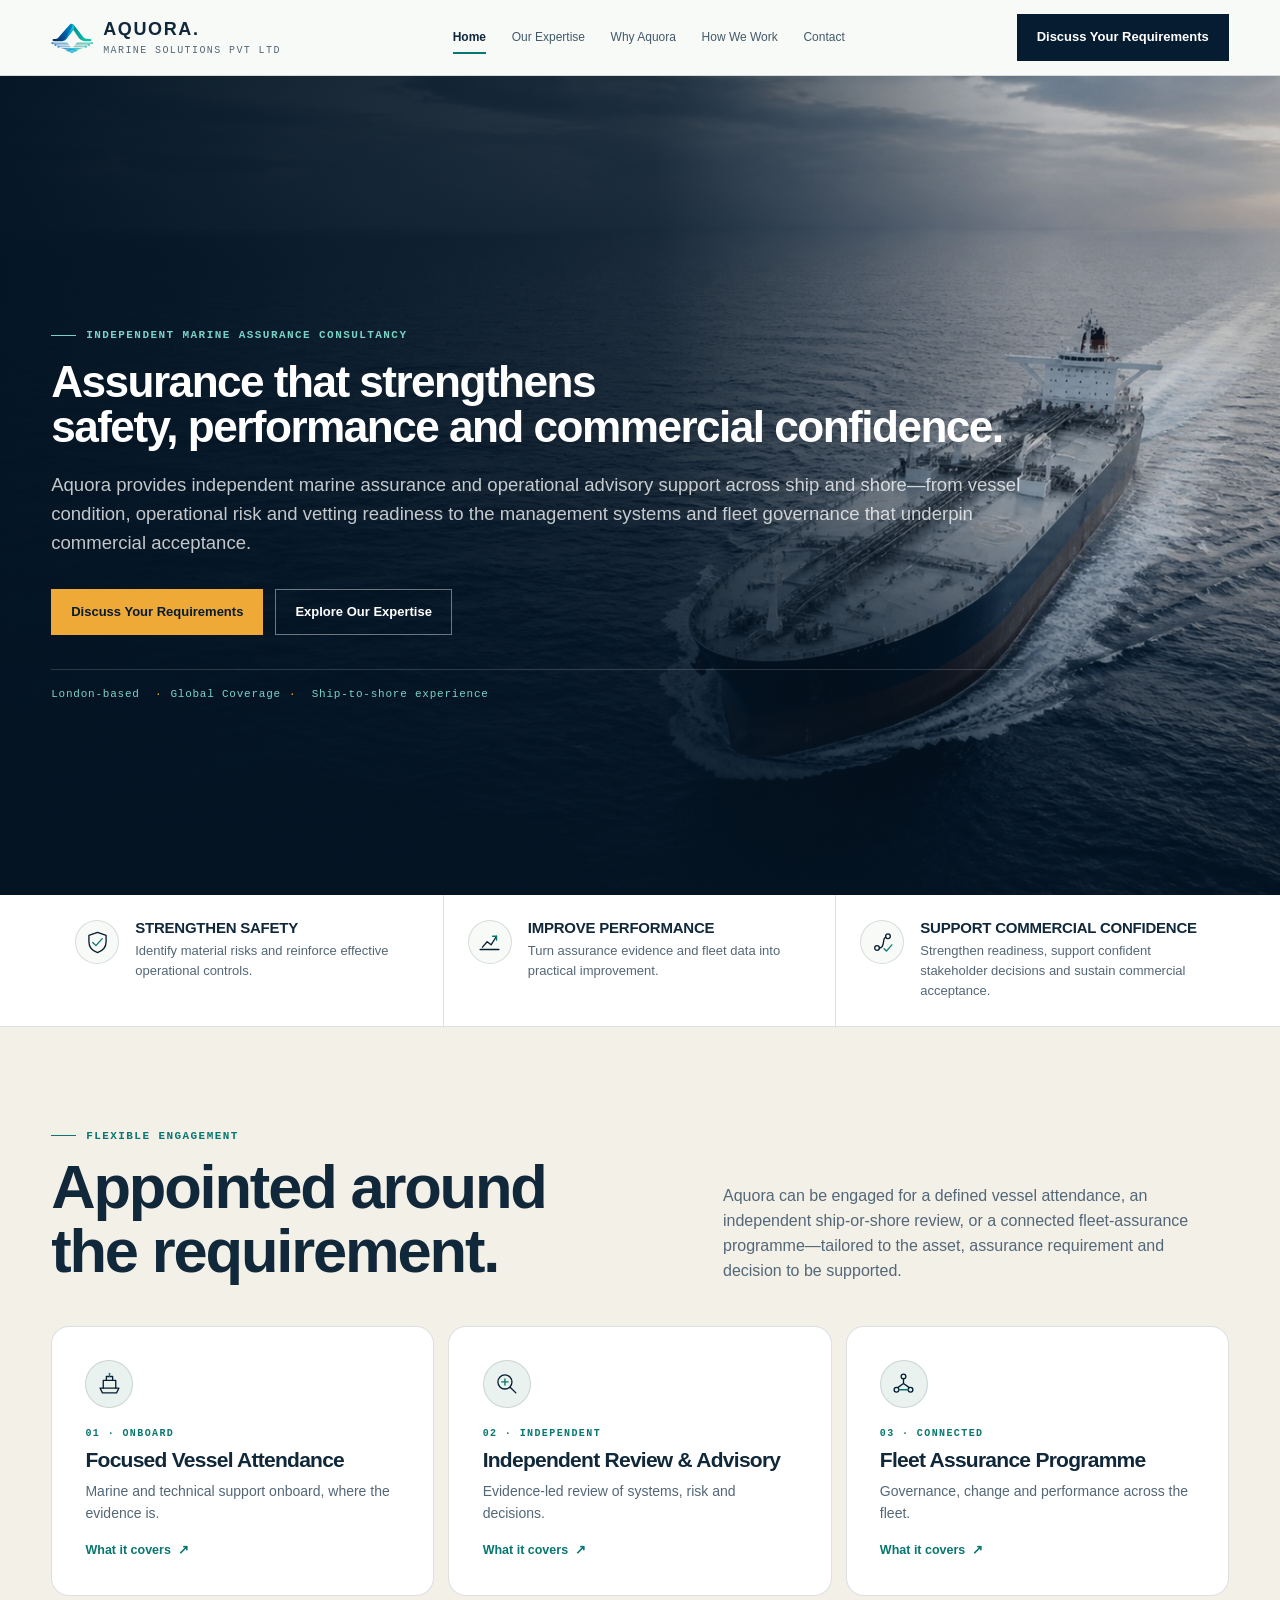
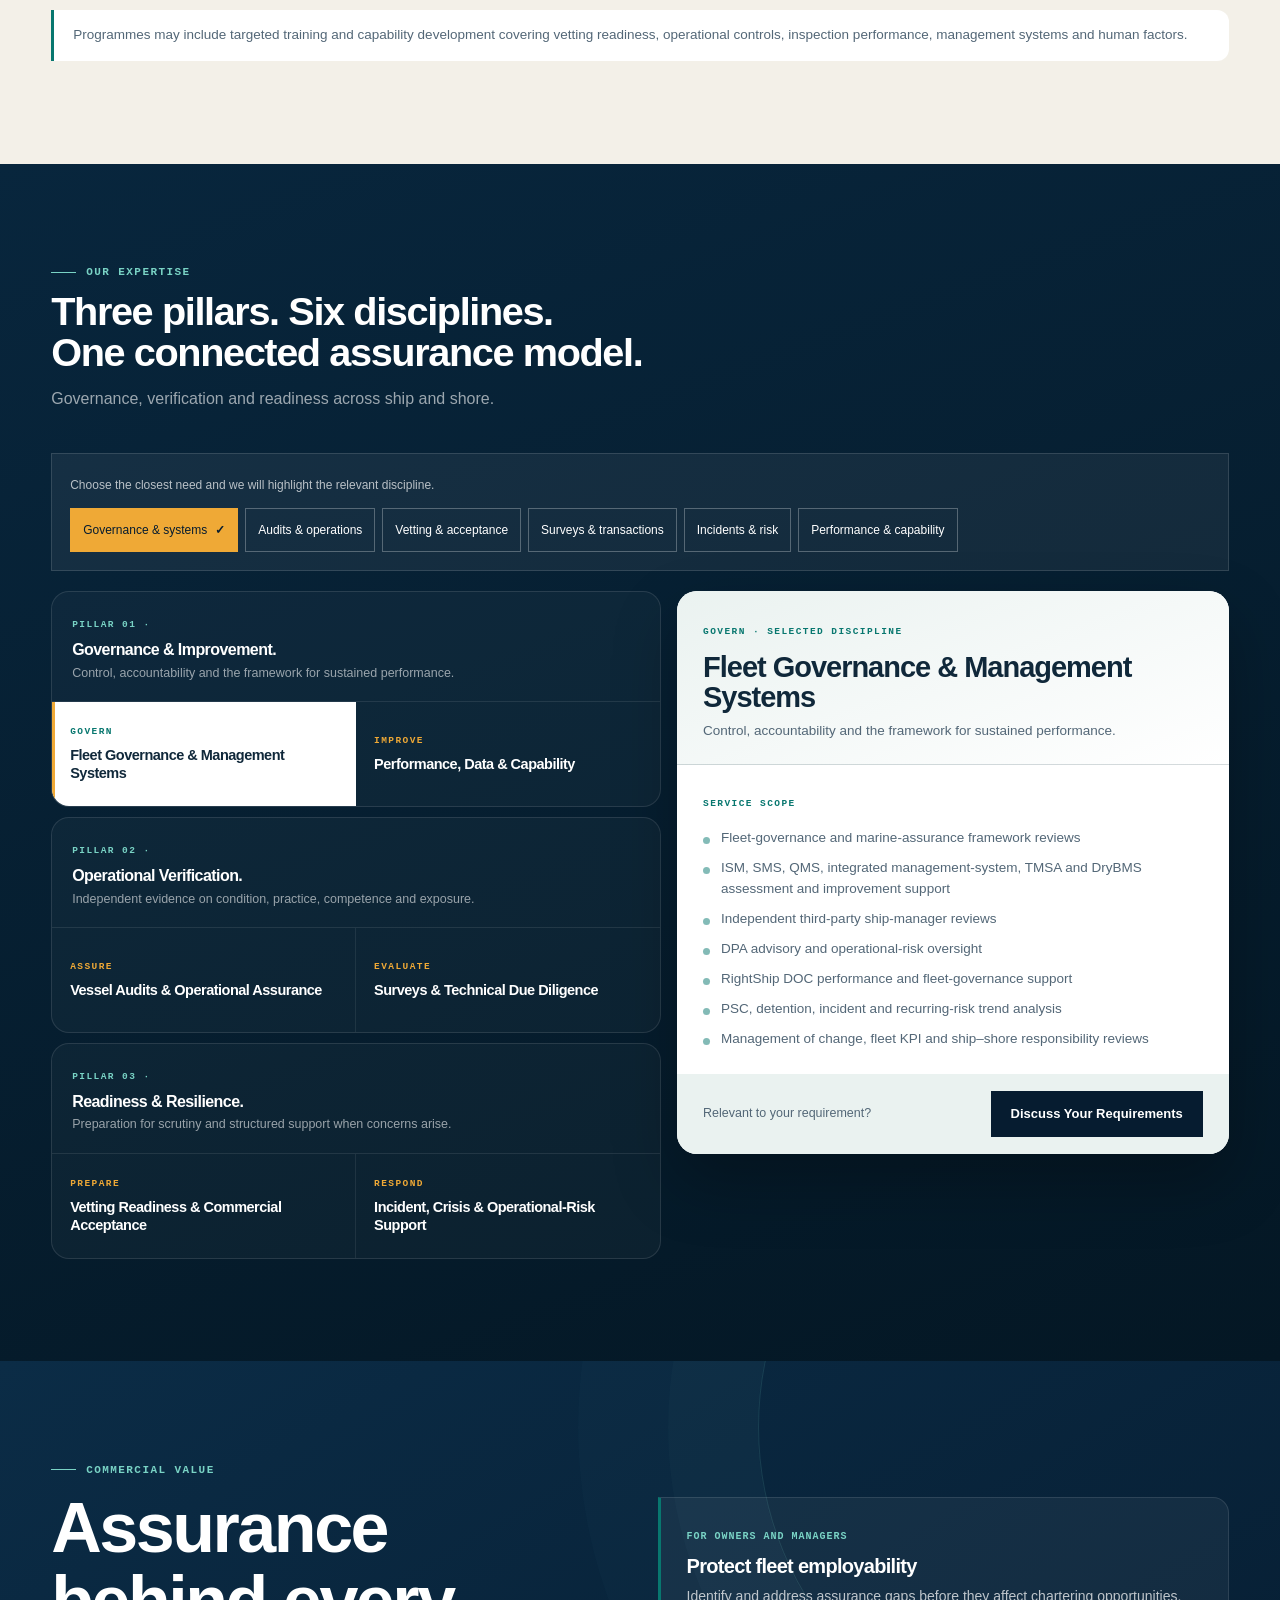
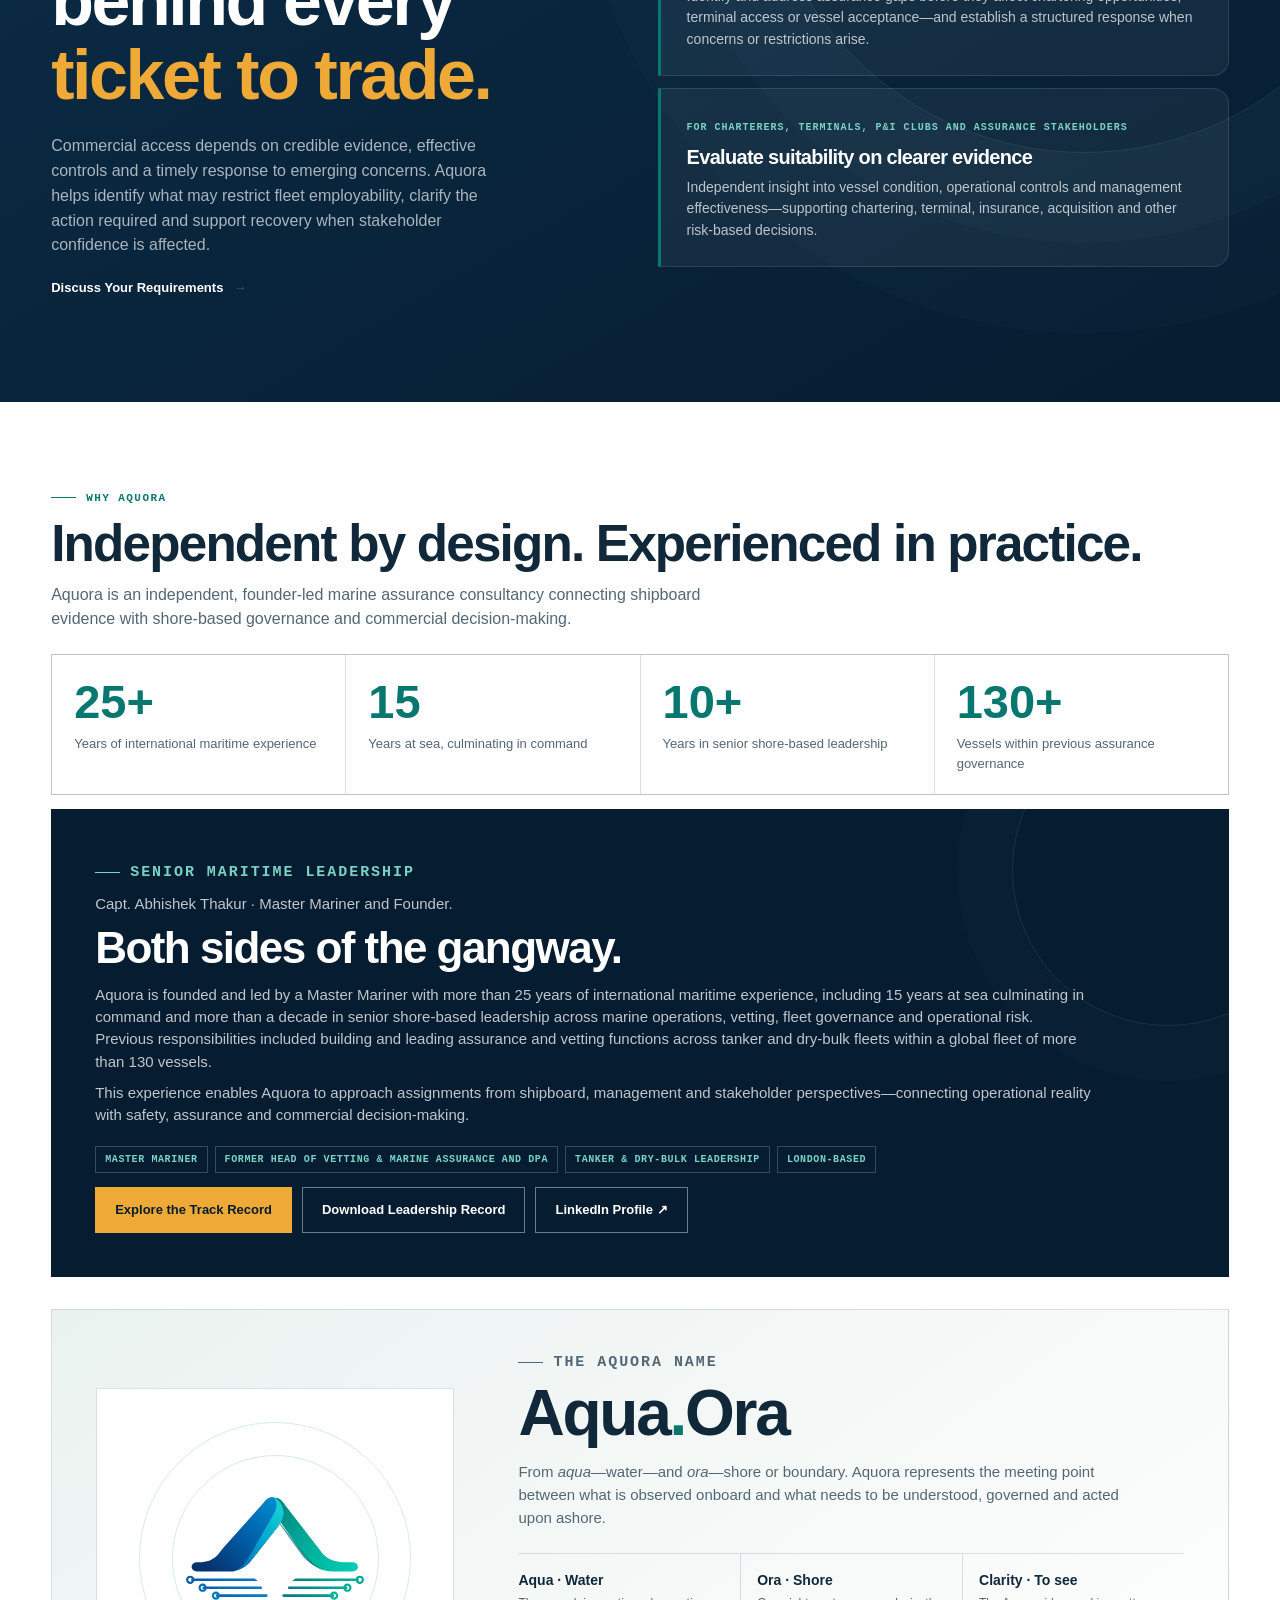
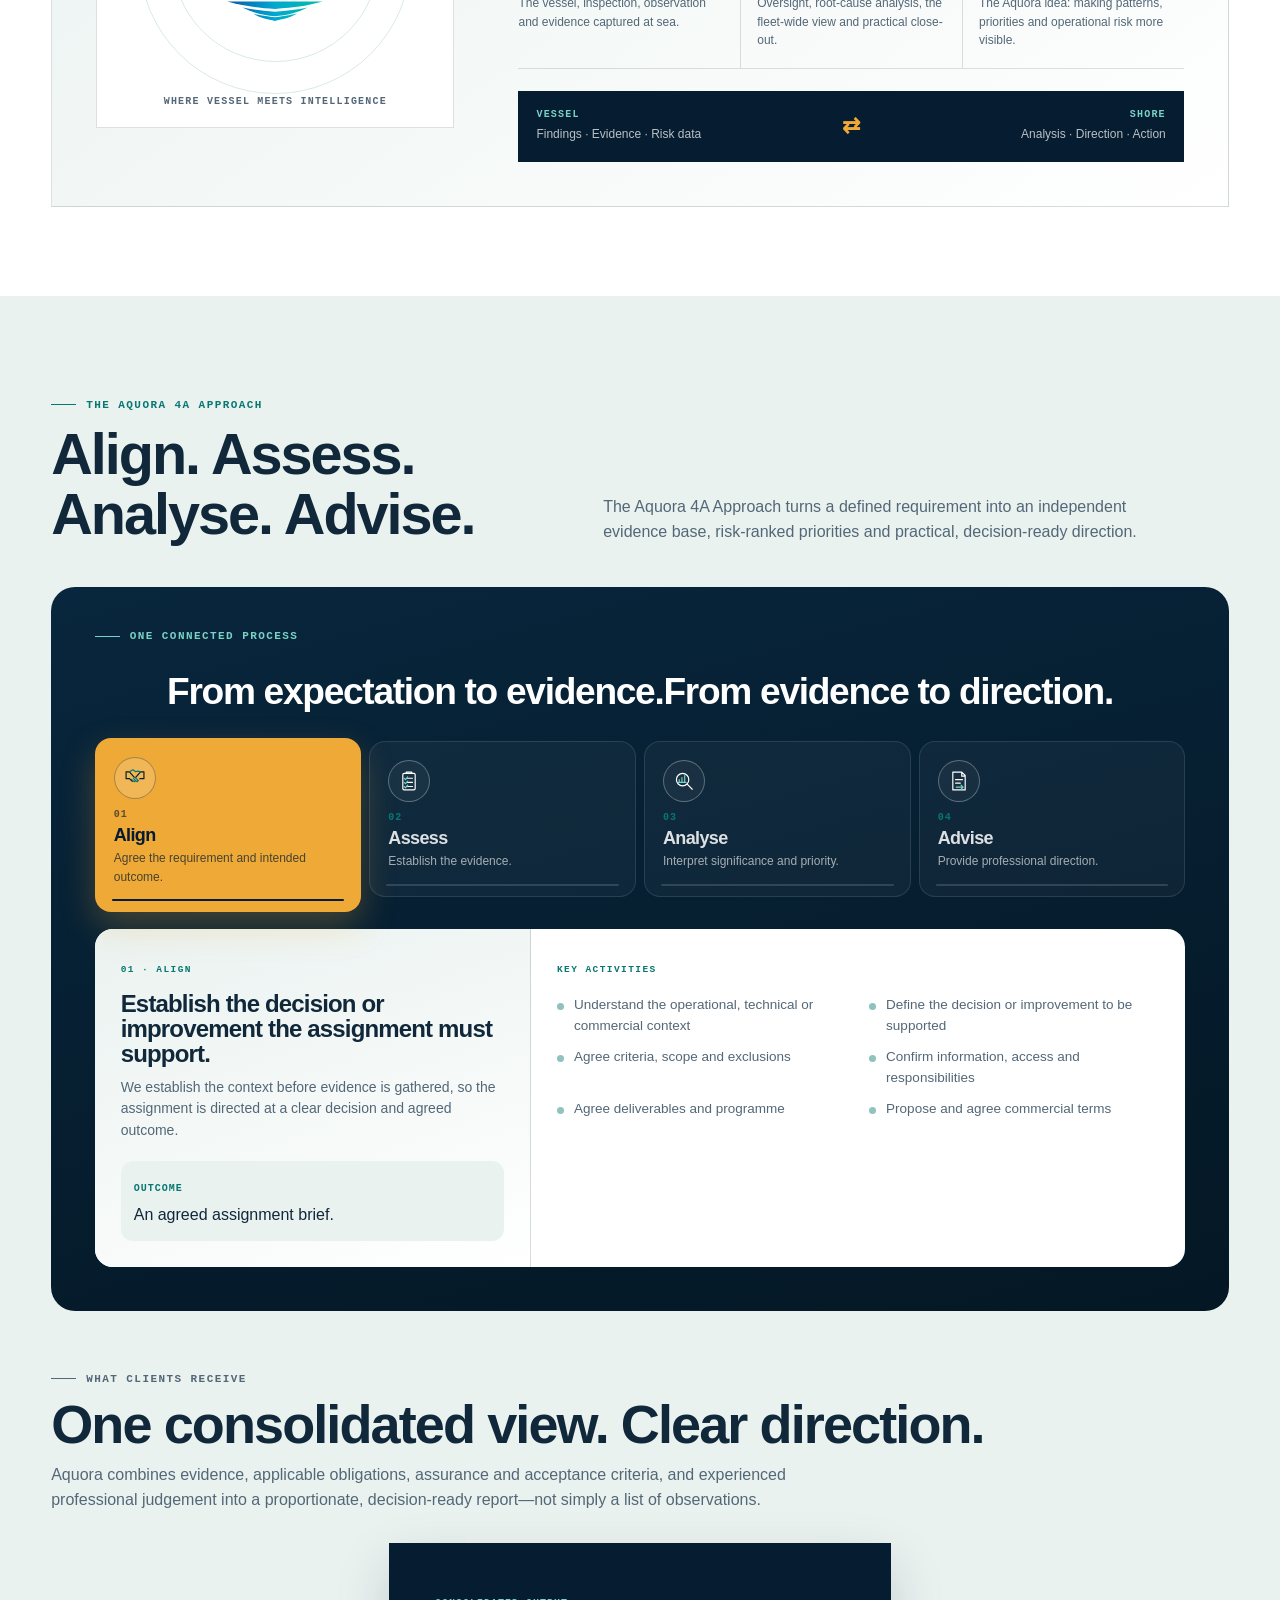
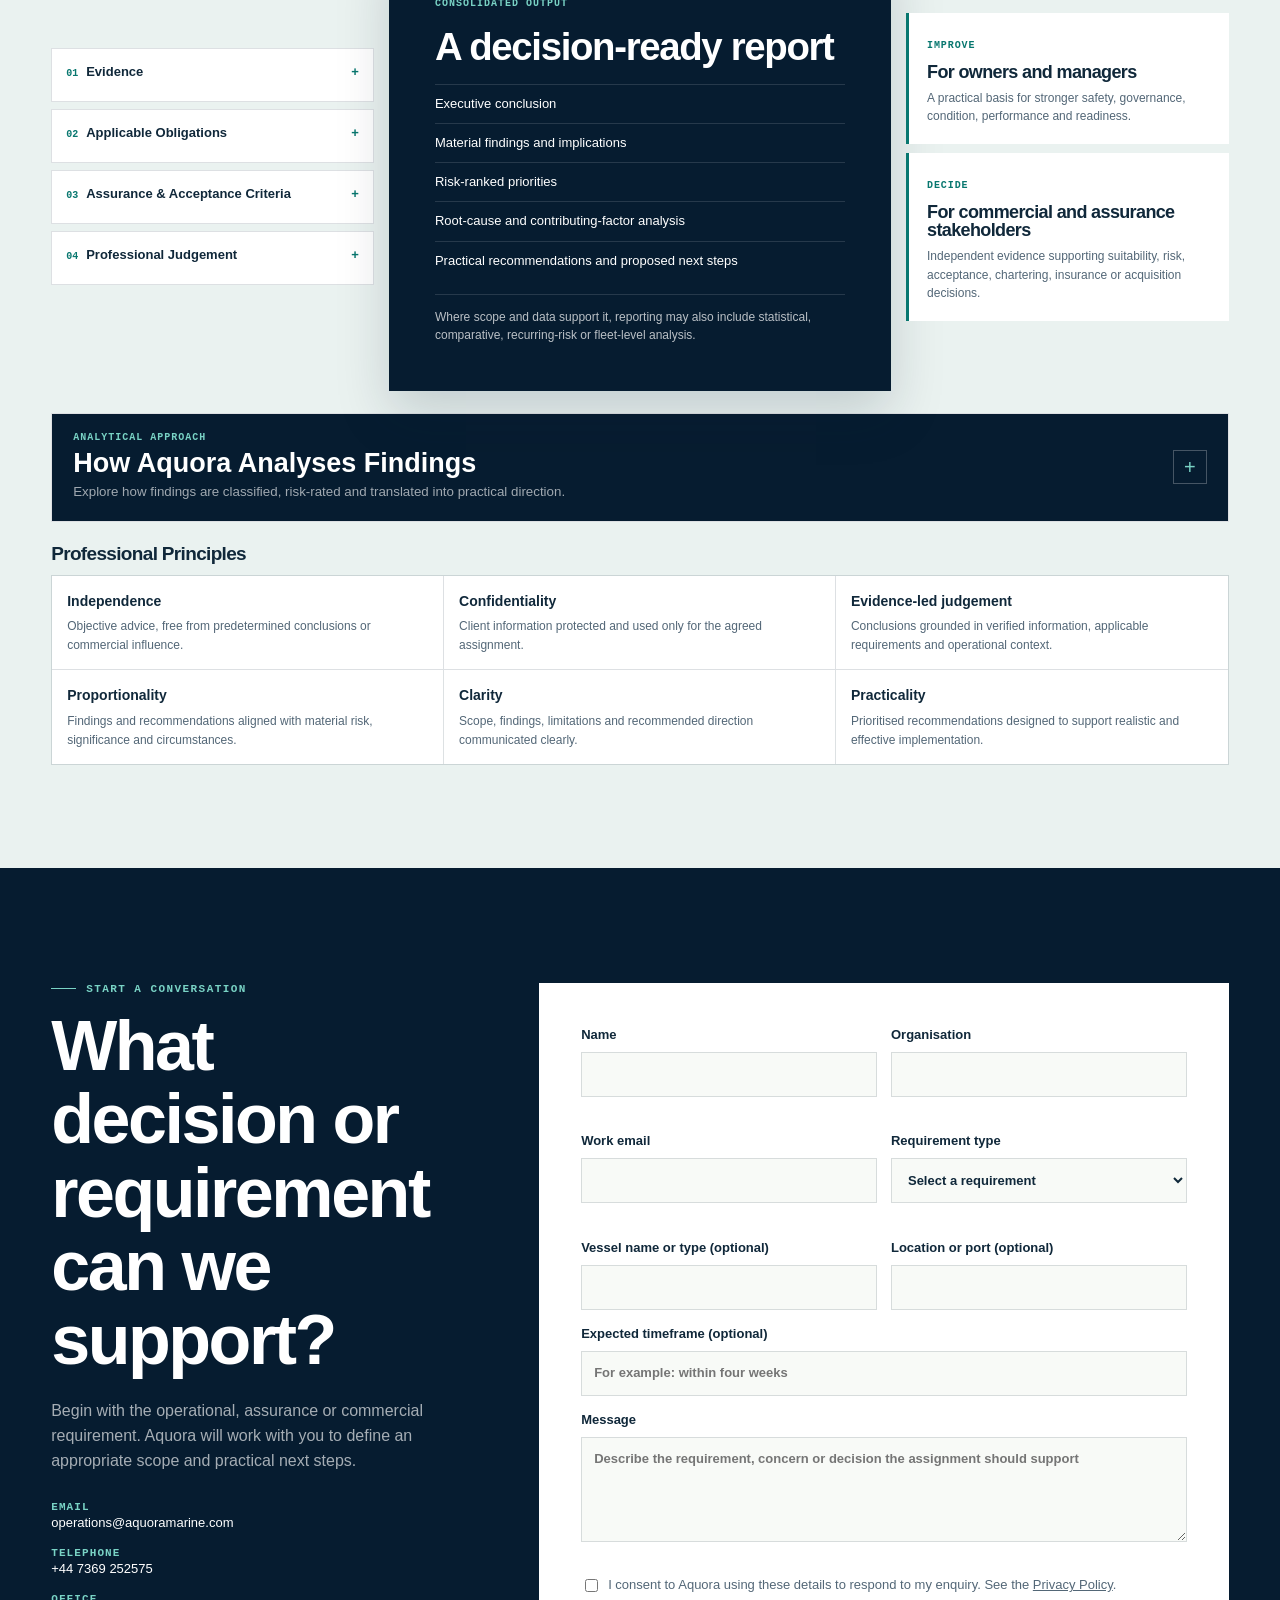
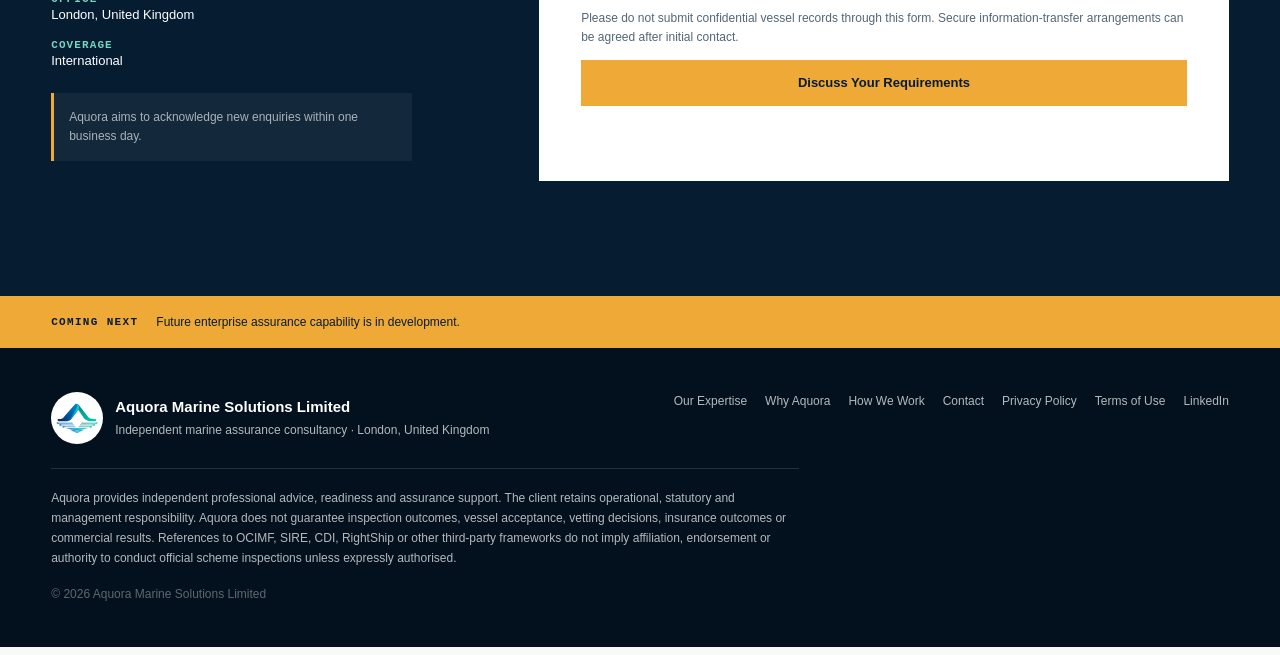
<file: index.html>
<!doctype html>
<html lang="en">
<head>
  <meta charset="utf-8">
  <meta name="viewport" content="width=device-width,initial-scale=1">
  <link rel="icon" href="assets/aquora-option-1-mark.svg" type="image/svg+xml">
  <link rel="preload" as="image" href="assets/marine-hero.jpg" fetchpriority="high">
  <meta name="description" content="Independent advisory support across marine operations, HSSEQ, marine assurance, vetting and fleet governance.">
  <meta name="robots" content="noindex,follow,max-image-preview:large">
  <meta name="referrer" content="strict-origin-when-cross-origin">
  <title>Aquora Marine Solutions | Independent Marine Assurance Consultancy</title>
  <link rel="canonical" href="https://www.aquoramarine.com/">
  <meta property="og:type" content="website">
  <meta property="og:site_name" content="Aquora Marine Solutions">
  <meta property="og:title" content="Aquora Marine Solutions | Independent Marine Assurance Consultancy">
  <meta property="og:description" content="Assurance that strengthens safety, performance and commercial confidence.">
  <meta property="og:url" content="https://www.aquoramarine.com/">
  <meta property="og:image" content="https://www.aquoramarine.com/assets/aquora-social-share.jpg">
  <meta property="og:image:width" content="1200">
  <meta property="og:image:height" content="630">
  <meta property="og:image:alt" content="Commercial vessel underway at sea">
  <meta name="twitter:card" content="summary_large_image">
  <meta name="twitter:title" content="Aquora Marine Solutions | Independent Marine Assurance Consultancy">
  <meta name="twitter:description" content="Assurance that strengthens safety, performance and commercial confidence.">
  <meta name="twitter:image" content="https://www.aquoramarine.com/assets/aquora-social-share.jpg">
  <script type="application/ld+json">{"@context":"https://schema.org","@type":"ProfessionalService","name":"Aquora Marine Solutions Limited","description":"Independent marine assurance consultancy supporting safer operations, stronger performance and confident commercial decisions.","url":"https://www.aquoramarine.com/","email":"operations@aquoramarine.com","telephone":"+44 7369 252575","areaServed":"International","address":{"@type":"PostalAddress","addressLocality":"London","addressCountry":"GB"},"founder":{"@type":"Person","name":"Abhishek Thakur","jobTitle":"Master Mariner and Founder"}}</script>
  <style>
    :root{
      --navy:#061c30;--navy-2:#0b2c46;--ink:#10283a;--soft:#536777;--paper:#f8faf7;
      --ivory:#f3f0e8;--mist:#eaf2f0;--white:#fff;--teal:#08776f;--mint:#79d3c5;
      --amber:#efa936;--red:#b84f43;--line:rgba(16,40,58,.14);--max:1280px;
      --pad:clamp(20px,4vw,52px);--display:"Trebuchet MS","Segoe UI",Arial,sans-serif;
      --body:"Segoe UI",Arial,sans-serif;--mono:"SFMono-Regular",Consolas,monospace
    }
    *{box-sizing:border-box}
    html{scroll-behavior:smooth;overflow-x:hidden}
    body{margin:0;background:var(--paper);color:var(--ink);font-family:var(--body);line-height:1.55;-webkit-font-smoothing:antialiased}
    body.menu-open{overflow:hidden}
    main>section{scroll-margin-top:76px}
    a{color:inherit;text-decoration:none}
    img{display:block;max-width:100%}
    button,input,select,textarea{font:inherit}
    h1,h2,h3,p{margin:0;overflow-wrap:break-word}
    h1,h2,h3{font-family:var(--display);line-height:1.05;letter-spacing:-.035em}
    ul{list-style:none;margin:0;padding:0}
    .wrap{width:min(100%,var(--max));margin-inline:auto;padding-inline:var(--pad)}
    .skip{position:fixed;z-index:300;top:-80px;left:14px;background:var(--amber);color:var(--navy);padding:11px 15px;font-weight:700}
    .skip:focus{top:14px}
    .eyebrow{display:flex;align-items:center;gap:10px;font:600 11px var(--mono);letter-spacing:.13em;text-transform:uppercase;color:var(--teal)}
    .eyebrow:before{content:"";width:25px;height:1px;background:currentColor}
    .eyebrow.light{color:var(--mint)}
    .section-heading{display:grid;grid-template-columns:minmax(0,.85fr) minmax(280px,1.15fr);gap:clamp(30px,7vw,100px);align-items:end;margin-bottom:42px}
    .section-heading h2{font-size:clamp(36px,4.8vw,62px);margin-top:13px;max-width:14ch}
    .section-heading>p,.section-heading>div>p:last-child{color:var(--soft);max-width:64ch}
    .text-link{display:inline-flex;align-items:center;gap:10px;margin-top:20px;font-weight:700;font-size:13px}
    .text-link:after{content:"→";color:var(--teal);transition:transform .2s}
    .text-link:hover:after{transform:translateX(5px)}
    .btn{min-height:46px;display:inline-flex;align-items:center;justify-content:center;gap:10px;padding:12px 19px;border:1px solid transparent;font-weight:700;font-size:13px;transition:transform .2s,background .2s}
    .btn:hover{transform:translateY(-2px)}
    .btn:focus-visible,.text-link:focus-visible,.menu-button:focus-visible,.discipline-button:focus-visible,.requirement-option:focus-visible,.stage-button:focus-visible,summary:focus-visible,input:focus-visible,select:focus-visible,textarea:focus-visible{outline:3px solid var(--amber);outline-offset:3px}
    .btn-amber{background:var(--amber);color:var(--navy)}
    .btn-outline{border-color:rgba(255,255,255,.42);color:#fff}
    .btn-navy{background:var(--navy);color:#fff}

    .site-header{position:sticky;top:0;z-index:100;height:76px;background:rgba(248,250,247,.95);backdrop-filter:blur(14px);border-bottom:1px solid var(--line)}
    .nav{height:100%;display:flex;align-items:center;justify-content:space-between;gap:25px}
    .brand{display:flex;align-items:center;gap:10px;flex:none}
    .brand img{width:42px;height:42px}
    .brand-copy{display:grid;line-height:1}
    .brand-copy b{font:700 18px var(--display);letter-spacing:.09em}
    .brand-copy small{margin-top:5px;font:500 10px var(--mono);letter-spacing:.14em;text-transform:uppercase;color:var(--soft)}
    .desktop-nav{display:flex;align-items:center;gap:clamp(14px,2vw,26px);font-size:12px;color:#43596a}
    .desktop-nav a{position:relative;padding-block:10px}
    .desktop-nav a:hover,.desktop-nav a.active,.desktop-nav a[aria-current="page"]{color:var(--ink)}
    .desktop-nav a.active,.desktop-nav a[aria-current="page"]{font-weight:700}
    .desktop-nav a.active:after,.desktop-nav a[aria-current="page"]:after{content:"";position:absolute;left:0;right:0;bottom:3px;height:2px;background:var(--teal)}
    .header-cta{white-space:nowrap}
    .menu-button{display:none;min-width:48px;min-height:48px;border:1px solid var(--line);background:transparent;color:var(--ink);font-weight:700;cursor:pointer}
    .mobile-nav{display:none}
    .mobile-nav.open{display:grid;position:fixed;inset:76px 0 auto;background:var(--paper);padding:20px var(--pad) 28px;border-bottom:1px solid var(--line);box-shadow:0 20px 35px rgba(6,28,48,.12)}
    .mobile-nav a{min-height:48px;display:flex;align-items:center;border-bottom:1px solid var(--line);font-weight:600}
    .mobile-nav .btn{margin-top:16px;border-bottom:0}

    .hero{color:#fff;overflow:hidden;position:relative;background:linear-gradient(90deg,rgba(4,20,35,.97),rgba(4,20,35,.78) 51%,rgba(4,20,35,.15) 82%),linear-gradient(0deg,rgba(4,20,35,.82),transparent 48%),url('assets/marine-hero.jpg') center/cover no-repeat}
    .hero:before{content:"";position:absolute;inset:0;background-size:72px 72px;pointer-events:none}
    .hero-grid{width:min(100%,var(--max));min-height:min(820px,calc(100svh - 76px));display:flex;align-items:center;margin-inline:auto;padding-inline:var(--pad)}
    .hero-copy{min-width:0;max-width:1120px;padding:clamp(76px,9vw,126px) 0 58px;position:relative;z-index:2}
    .hero-copy:after{content:"";position:absolute;z-index:-1;right:-180px;bottom:-210px;width:480px;height:480px;border-radius:50%;}
    .hero h1{font-size:clamp(40px,3.45vw,50px);max-width:none;margin:18px 0 22px;line-height:1.02}
    .hero h1 span{display:block}
    .hero-lead{font-size:clamp(16px,1.45vw,19px);color:rgba(255,255,255,.76);max-width:94ch}
    .hero-actions{display:flex;gap:12px;flex-wrap:wrap;margin-top:31px}
    .credibility-line{margin-top:34px;padding-top:18px;border-top:1px solid rgba(255,255,255,.16);font:500 11px var(--mono);letter-spacing:.07em;color:var(--mint)}
    .credibility-line span{color:var(--amber);margin:0 8px}

    .outcome-strip{position:relative;z-index:4;margin-top:-1px;background:#fff;border-bottom:1px solid var(--line)}
    .outcomes{display:grid;grid-template-columns:repeat(3,1fr)}
    .outcome{display:grid;grid-template-columns:46px 1fr;gap:14px;padding:25px 24px;border-right:1px solid var(--line)}
    .outcome:last-child{border-right:0}
    .icon{width:44px;height:44px;display:grid;place-items:center;border:1px solid var(--line);border-radius:50%;color:var(--navy);background:var(--paper)}
    .icon svg{width:25px;height:25px}
    .icon .accent{stroke:var(--teal)}
    .outcome h2{font-size:15px;letter-spacing:-.015em;text-transform:uppercase}
    .outcome p{margin-top:5px;color:var(--soft);font-size:13px}

    .expertise{padding:clamp(82px,9vw,122px) 0;background:linear-gradient(145deg,#071f34,#031522);color:#fff;overflow:hidden}
    .expertise .section-heading h2{max-width:18ch}
    .expertise .section-heading>p{color:rgba(255,255,255,.64)}
    .requirement-finder{margin-bottom:20px;padding:18px;background:rgba(255,255,255,.055);border:1px solid rgba(255,255,255,.13)}
    .requirement-finder h3{font-size:15px}
    .requirement-finder p{margin-top:4px;font-size:12px;color:rgba(255,255,255,.7)}
    .requirement-options{display:flex;flex-wrap:wrap;gap:7px;margin-top:13px}
    .requirement-option{min-height:44px;border:1px solid rgba(255,255,255,.28);background:transparent;color:#fff;padding:9px 12px;font-size:12px;cursor:pointer;position:relative}
    .requirement-option:hover,.requirement-option.active{background:var(--amber);border-color:var(--amber);color:var(--navy)}
    .requirement-option.active:after{content:"✓";margin-left:8px;font-weight:800}
    .expertise-layout{display:grid;grid-template-columns:1.08fr .92fr;gap:18px;align-items:start}
    .pillar-stack{display:grid;gap:9px}
    .expertise-pillar{display:grid;grid-template-columns:.44fr 1fr;border:1px solid rgba(255,255,255,.13);background:rgba(255,255,255,.035)}
    .expertise-pillar-head{padding:19px;border-right:1px solid rgba(255,255,255,.12)}
    .expertise-pillar-head span{font:600 10px var(--mono);letter-spacing:.1em;text-transform:uppercase;color:var(--mint)}
    .expertise-pillar-head h3{font-size:17px;margin:8px 0}
    .expertise-pillar-head p{font-size:12px;color:rgba(255,255,255,.7)}
    .discipline-list{display:grid;grid-template-columns:1fr 1fr;min-width:0}
    .discipline-item{min-width:0}
    .discipline-button{width:100%;height:100%;min-height:130px;padding:18px;border:0;border-right:1px solid rgba(255,255,255,.1);background:transparent;color:#fff;text-align:left;cursor:pointer}
    .discipline-item:last-child .discipline-button{border-right:0}
    .discipline-button span{font:600 10px var(--mono);letter-spacing:.1em;text-transform:uppercase;color:var(--amber)}
    .discipline-button h3{font-size:15px;margin-top:9px}
    .discipline-button:hover,.discipline-item.active .discipline-button{background:#fff;color:var(--ink)}
    .discipline-item.active .discipline-button{box-shadow:inset 4px 0 0 var(--amber)}
    .discipline-item.active .discipline-button h3:after{content:"  ✓";color:var(--teal);font-size:.8em}
    .discipline-item.active .discipline-button span{color:var(--teal)}
    .detail-host{position:sticky;top:94px}
    .service-detail{background:#fff;color:var(--ink);min-height:540px;display:grid;grid-template-rows:auto 1fr auto;box-shadow:0 24px 60px rgba(0,0,0,.18)}
    .service-detail-head{position:relative;padding:27px 90px 22px 27px;border-bottom:1px solid var(--line)}
    .service-detail-head>span{font:600 10px var(--mono);letter-spacing:.1em;text-transform:uppercase;color:var(--teal)}
    .service-detail-head h3{font-size:clamp(24px,3vw,34px);margin:10px 0}
    .service-detail-head p{font-size:14px;color:var(--soft)}
    .detail-symbol{position:absolute;right:22px;top:22px;width:55px;height:55px;padding:7px;border:1px solid var(--line);border-radius:50%;background:var(--paper)}
    .service-detail-body{padding:25px 27px}
    .service-detail-body>span{font:600 10px var(--mono);letter-spacing:.1em;text-transform:uppercase;color:var(--teal)}
    .service-scope{display:grid;gap:9px;margin-top:15px}
    .service-scope li{position:relative;padding-left:17px;font-size:13px;color:var(--soft)}
    .service-scope li:before{content:"—";position:absolute;left:0;color:var(--teal)}
    .scheme-note{margin-top:18px;padding:12px 14px;border-left:3px solid var(--amber);background:var(--mist);font-size:12px;color:var(--soft)}
    .service-detail-action{display:flex;align-items:center;justify-content:space-between;gap:16px;padding:18px 27px;background:var(--mist)}
    .service-detail-action p{font-size:12px;color:var(--soft)}
    .no-js-scopes{display:block;margin-top:20px}
    .no-js-scopes details{background:#fff;color:var(--ink);border-bottom:1px solid var(--line)}
    .no-js-scopes summary{min-height:48px;padding:14px 17px;cursor:pointer;font-weight:700}
    .no-js-scopes ul{padding:0 17px 17px;display:grid;gap:7px}
    .no-js-scopes li{font-size:13px;color:var(--soft)}
    .no-js-scopes li:before{content:"— ";color:var(--teal)}
    html:not(.js-ready) .expertise-layout,html:not(.js-ready) .requirement-finder{display:none}
    html.js-ready .no-js-scopes{display:none}

    .ticket{position:relative;background:var(--navy-2);color:#fff;padding:clamp(76px,9vw,120px) 0;overflow:hidden}
    .ticket:before{content:"";position:absolute;right:-130px;top:-260px;width:650px;height:650px;border:1px solid rgba(121,211,197,.14);border-radius:50%;box-shadow:0 0 0 90px rgba(121,211,197,.025),0 0 0 180px rgba(121,211,197,.02)}
    .ticket-grid{position:relative;display:grid;grid-template-columns:.9fr 1.1fr;gap:clamp(45px,8vw,110px);align-items:center}
    .ticket h2{font-size:clamp(45px,6.5vw,82px);max-width:11ch;margin:16px 0 24px}
    .ticket h2 em{font-style:normal;color:var(--amber)}
    .ticket-copy>p{max-width:58ch;color:rgba(255,255,255,.66)}
    .audiences{display:grid;gap:12px}
    .audience{padding:25px;background:rgba(255,255,255,.055);border:1px solid rgba(255,255,255,.14);border-left:3px solid var(--teal)}
    .audience span{font:600 10px var(--mono);letter-spacing:.1em;text-transform:uppercase;color:var(--mint)}
    .audience h3{font-size:22px;margin:9px 0}
    .audience p{font-size:14px;color:rgba(255,255,255,.72)}

    .engagement{padding:clamp(82px,9vw,118px) 0;background:var(--ivory)}
    .engagement .section-heading{grid-template-columns:1fr;gap:18px;align-items:start}
    .engagement .section-heading>p{max-width:82ch}
    .engagement .section-heading h2{max-width:none;white-space:nowrap;font-size:clamp(34px,4vw,54px)}
    .engagement-grid{display:grid;grid-template-columns:repeat(3,1fr);border:1px solid var(--line);background:#fff}
    .engagement-card{padding:clamp(23px,3vw,34px);border-right:1px solid var(--line);position:relative}
    .engagement-card:last-child{border-right:0}
    .engagement-card .icon{width:50px;height:50px;margin-bottom:24px;background:var(--mist)}
    .engagement-card span{font:600 10px var(--mono);letter-spacing:.1em;text-transform:uppercase;color:var(--teal)}
    .engagement-card h3{font-size:22px;margin:9px 0 13px}
    .engagement-card p{font-size:14px;color:var(--soft)}
    .engagement-note{margin-top:14px;padding:16px 19px;border-left:3px solid var(--teal);background:#fff;color:var(--soft);font-size:14px}

    .why{padding:clamp(64px,7vw,92px) 0;background:#fff}
    .why .section-heading{grid-template-columns:1fr;gap:12px;margin-bottom:22px}
    .why .section-heading h2{max-width:none;font-size:clamp(34px,4vw,54px);white-space:nowrap}
    .why .section-heading>p{max-width:76ch}
    .metrics{display:grid;grid-template-columns:repeat(4,1fr);border:1px solid var(--line);background:var(--line);gap:1px}
    .metric{padding:19px 22px;background:#fff}
    .metric strong{display:block;font:700 clamp(31px,4vw,47px) var(--display);color:var(--teal)}
    .metric span{display:block;margin-top:5px;font-size:13px;color:var(--soft)}
    .leadership-panel{margin-top:14px;padding:clamp(27px,4vw,44px);background:var(--navy);color:#fff;position:relative;overflow:hidden}
    .leadership-panel:after{content:"";position:absolute;right:-95px;top:-95px;width:310px;height:310px;border:1px solid rgba(121,211,197,.13);border-radius:50%;box-shadow:0 0 0 55px rgba(121,211,197,.025)}
    .leadership-content{position:relative;z-index:1;max-width:112ch}
    .leadership-content h3{font-size:clamp(29px,3.5vw,44px);margin:10px 0 13px}
    .leadership-content p{color:rgba(255,255,255,.75);margin-top:9px;font-size:15px;line-height:1.48}
    .leadership-tags{display:flex;flex-wrap:wrap;gap:7px;margin-top:20px}
    .leadership-tags span{padding:7px 9px;border:1px solid rgba(255,255,255,.2);font:600 10px var(--mono);letter-spacing:.06em;text-transform:uppercase;color:var(--mint)}
    .why-actions{display:flex;flex-wrap:wrap;gap:10px;margin-top:14px}
    .origin-story{display:grid;grid-template-columns:.7fr 1.3fr;gap:clamp(28px,5vw,70px);align-items:center;margin-top:32px;padding:clamp(25px,4vw,44px);background:linear-gradient(145deg,var(--mist),#fff);border:1px solid var(--line)}
    .origin-symbol{position:relative;display:grid;place-items:center;min-height:340px;background:#fff;border:1px solid var(--line);overflow:hidden}
    .origin-symbol:before,.origin-symbol:after{content:"";position:absolute;border:1px solid rgba(8,119,111,.16);border-radius:50%}
    .origin-symbol:before{width:270px;height:270px}.origin-symbol:after{width:205px;height:205px}
    .origin-symbol img{width:180px;height:180px;position:relative;z-index:1}
    .origin-symbol span{position:absolute;bottom:20px;font:600 10px var(--mono);letter-spacing:.12em;text-transform:uppercase;color:var(--soft)}
    .origin-copy h3{font-size:clamp(40px,5vw,65px);margin:9px 0 12px}.origin-copy h3 i{font-style:normal;color:var(--teal)}
    .origin-copy>p{color:var(--soft);max-width:72ch;font-size:15px}
    .origin-meanings{display:grid;grid-template-columns:repeat(3,1fr);margin-top:24px;border-block:1px solid var(--line)}
    .origin-meaning{padding:18px 16px 18px 0}.origin-meaning+.origin-meaning{padding-left:16px;border-left:1px solid var(--line)}
    .origin-meaning b{display:block;font:700 14px var(--display)}.origin-meaning span{display:block;margin-top:6px;font-size:12px;color:var(--soft)}
    .origin-bridge{display:grid;grid-template-columns:1fr auto 1fr;align-items:center;gap:16px;margin-top:22px;padding:18px;background:var(--navy);color:#fff}
    .origin-bridge div:last-child{text-align:right}.origin-bridge small{display:block;font:600 10px var(--mono);letter-spacing:.12em;text-transform:uppercase;color:var(--mint)}.origin-bridge p{margin-top:5px;font-size:12px;color:rgba(255,255,255,.72)}.origin-bridge b{font:700 22px var(--display);color:var(--amber)}

    .method{padding:clamp(82px,9vw,118px) 0;background:var(--mist)}
    .method .section-heading h2{max-width:none;font-size:clamp(36px,4.5vw,58px)}
    .method-shell{padding:clamp(25px,4vw,48px);background:var(--navy);color:#fff}
    .method-head{text-align:center;max-width:840px;margin-inline:auto}
    .method-head-symbol{width:62px;height:62px;padding:8px;margin:0 auto 14px;background:#fff;border-radius:50%}
    .method-head h3{font-size:clamp(29px,3vw,41px);margin:11px 0}
    .method-head p{color:rgba(255,255,255,.63)}
    .stage-nav{display:grid;grid-template-columns:repeat(4,1fr);margin-top:30px;border:1px solid rgba(255,255,255,.14)}
    .stage{position:relative;min-width:0}
    .stage:after{content:"";position:absolute;left:0;right:0;bottom:0;height:3px;background:var(--teal);transform:scaleX(0);transform-origin:left;transition:transform .25s}
    .stage.active:after,.stage.complete:after{transform:scaleX(1)}
    .stage-button{width:100%;min-height:150px;padding:18px;border:0;border-right:1px solid var(--line);background:#fff;color:var(--ink);text-align:left;cursor:pointer}
    .stage.active .stage-button:after{content:"✓ Selected";display:block;margin-top:9px;font:700 10px var(--mono);letter-spacing:.06em;text-transform:uppercase;color:var(--navy)}
    .stage:last-child .stage-button{border-right:0}
    .stage-button:hover,.stage.active .stage-button{background:var(--amber)}
    .stage-icon{width:43px;height:43px;display:grid;place-items:center;margin-bottom:9px;border:1px solid var(--line);border-radius:50%;background:var(--paper);color:var(--navy)}
    .stage-icon svg{width:25px;height:25px}
    .stage-icon .accent{stroke:var(--teal)}
    .stage-button>span:not(.stage-icon){font:600 10px var(--mono);letter-spacing:.1em;color:var(--teal)}
    .stage-button h3{font-size:21px;margin:6px 0}
    .stage-button p{font-size:12px;color:#536777}
    .stage-detail{display:grid;grid-template-columns:.78fr 1.22fr;margin-top:14px;background:#fff;color:var(--ink)}
    .stage-detail-copy{padding:27px;border-right:1px solid var(--line)}
    .stage-detail-copy>span,.stage-activities>span{font:600 10px var(--mono);letter-spacing:.1em;text-transform:uppercase;color:var(--teal)}
    .stage-detail-copy h3{font-size:31px;margin:10px 0}
    .stage-detail-copy p{font-size:14px;color:var(--soft)}
    .stage-outcome{margin-top:19px;padding:13px;background:var(--mist)}
    .stage-outcome b{font:600 10px var(--mono);letter-spacing:.1em;text-transform:uppercase;color:var(--teal)}
    .stage-outcome p{margin-top:5px;color:var(--ink)}
    .stage-activities{padding:27px}
    .stage-activities ul{display:grid;grid-template-columns:1fr 1fr;gap:9px 20px;margin-top:15px}
    .stage-activities li{position:relative;padding-left:15px;font-size:13px;color:var(--soft)}
    .stage-activities li:before{content:"—";position:absolute;left:0;color:var(--teal)}
    .stage-fallback{display:none;margin-top:15px}
    .stage-fallback details{background:#fff;color:var(--ink);border-bottom:1px solid var(--line)}
    .stage-fallback summary{padding:14px;min-height:48px;cursor:pointer;font-weight:700}
    .stage-fallback div{padding:0 14px 16px;font-size:13px;color:var(--soft)}
    html:not(.js-ready) .stage-nav,html:not(.js-ready) .stage-detail{display:none}
    html:not(.js-ready) .stage-fallback{display:block}
    html.js-ready .stage-fallback{display:none}
    .reporting{margin-top:62px}
    .reporting-head h3{font-size:clamp(34px,4.5vw,54px);margin:11px 0}
    .reporting-head>p{max-width:88ch;color:var(--soft)}
    .report-model{display:grid;grid-template-columns:.72fr 1.12fr .72fr;gap:15px;align-items:center;margin-top:30px}
    .assurance-lenses{display:grid;gap:7px}
    .assurance-lens{background:#fff;border:1px solid var(--line)}
    .assurance-lens summary{min-height:52px;padding:13px 14px;cursor:pointer;list-style:none;font-weight:700;font-size:13px}
    .assurance-lens summary::-webkit-details-marker{display:none}
    .assurance-lens summary:after{content:"+";float:right;color:var(--teal)}
    .assurance-lens[open] summary:after{content:"−"}
    .assurance-lens summary span{font:600 10px var(--mono);color:var(--teal);margin-right:8px}
    .assurance-lens p{padding:0 14px 14px;font-size:12px;color:var(--soft)}
    .report-card{padding:clamp(28px,4vw,46px);background:var(--navy);color:#fff;box-shadow:0 22px 50px rgba(6,28,48,.17)}
    .report-card>span{font:600 10px var(--mono);letter-spacing:.1em;text-transform:uppercase;color:var(--mint)}
    .report-card h3{font-size:clamp(28px,3vw,39px);margin:13px 0}
    .report-list{display:grid;margin-top:17px}
    .report-list li{padding:9px 0;border-top:1px solid rgba(255,255,255,.13);font-size:13px}
    .report-qualification{margin-top:14px;padding-top:13px;border-top:1px solid rgba(255,255,255,.13);font-size:12px;color:rgba(255,255,255,.72)}
    .report-outcomes{display:grid;gap:9px}
    .report-outcome{padding:18px;background:#fff;border-left:3px solid var(--teal)}
    .report-outcome span{font:600 10px var(--mono);letter-spacing:.09em;text-transform:uppercase;color:var(--teal)}
    .report-outcome h3{font-size:18px;margin:7px 0}
    .report-outcome p{font-size:12px;color:var(--soft)}
    .analysis-disclosure{margin-top:22px;border:1px solid var(--line);background:#fff}
    .analysis-disclosure>summary{min-height:64px;display:flex;align-items:center;justify-content:space-between;gap:18px;padding:18px 21px;cursor:pointer;list-style:none;background:var(--navy);color:#fff}
    .analysis-disclosure>summary::-webkit-details-marker{display:none}
    .analysis-disclosure>summary:after{content:"+";width:32px;height:32px;display:grid;place-items:center;border:1px solid rgba(255,255,255,.25);color:var(--mint);font-size:20px}
    .analysis-disclosure[open]>summary:after{content:"−"}
    .analysis-summary span{display:block;font:600 10px var(--mono);letter-spacing:.1em;text-transform:uppercase;color:var(--mint)}
    .analysis-summary strong{display:block;font:700 clamp(19px,2.3vw,27px) var(--display);margin-top:5px}
    .analysis-summary small{display:block;margin-top:3px;color:rgba(255,255,255,.62)}
    .analysis-body{padding:24px}
    .analysis-body>p{color:var(--soft);max-width:94ch}
    .analysis-grid{display:grid;grid-template-columns:repeat(5,1fr);gap:8px;margin-top:18px}
    .analysis-layer{padding:16px;background:var(--paper);border-top:3px solid var(--teal)}
    .analysis-layer span{font:600 10px var(--mono);letter-spacing:.1em;text-transform:uppercase;color:var(--teal)}
    .analysis-layer h3{font-size:16px;margin:7px 0}
    .analysis-layer p,.analysis-layer li{font-size:12px;color:var(--soft)}
    .analysis-layer ul{display:grid;gap:5px}
    .analysis-layer li{position:relative;padding-left:13px}
    .analysis-layer li:before{content:"";position:absolute;left:0;top:7px;width:5px;height:5px;border-radius:50%;background:var(--teal);opacity:.7}
    .analysis-layer b{color:var(--ink)}
    .analysis-note{margin-top:14px;padding:12px 14px;border-left:3px solid var(--amber);background:var(--mist);font-size:12px;color:var(--soft)}
    .principles{margin-top:22px}
    .principles h3{font-size:19px;margin-bottom:11px}
    .principle-grid{display:grid;grid-template-columns:repeat(3,1fr);border:1px solid var(--line)}
    .principle{padding:15px;background:#fff;border-right:1px solid var(--line);border-bottom:1px solid var(--line)}
    .principle:nth-child(3n){border-right:0}
    .principle:nth-last-child(-n+3){border-bottom:0}
    .principle b{display:block;font-size:14px}
    .principle p{margin-top:5px;font-size:12px;color:var(--soft)}

    .enquiry{padding:clamp(82px,9vw,120px) 0;background:var(--navy);color:#fff}
    .enquiry-grid{display:grid;grid-template-columns:.72fr 1.28fr;gap:clamp(45px,8vw,100px);align-items:start}
    .enquiry-copy h2{font-size:clamp(42px,5.5vw,70px);margin:15px 0 22px;max-width:12ch}
    .enquiry-copy>p{color:rgba(255,255,255,.64);max-width:54ch}
    .contact-meta{display:grid;gap:14px;margin-top:27px;font-size:13px}
    .contact-meta span{display:block;font:600 11px var(--mono);letter-spacing:.1em;text-transform:uppercase;color:var(--mint)}
    .response{padding:15px;margin-top:22px;border-left:3px solid var(--amber);background:rgba(255,255,255,.05);font-size:12px;color:rgba(255,255,255,.76)}
    .enquiry-form{display:grid;gap:14px;padding:clamp(24px,4vw,42px);background:#fff;color:var(--ink)}
    .fields{display:grid;grid-template-columns:1fr 1fr;gap:14px}
    .enquiry-form label{display:grid;gap:7px;font-size:13px;font-weight:700}
    .enquiry-form input,.enquiry-form select,.enquiry-form textarea{width:100%;min-height:45px;border:1px solid var(--line);border-radius:0;background:var(--paper);padding:11px 12px;color:var(--ink)}
    .enquiry-form textarea{min-height:105px;resize:vertical}
    .enquiry-form [aria-invalid="true"]{border-color:var(--red);box-shadow:0 0 0 1px var(--red)}
    .field-error{min-height:1.2em;font-size:11px;font-weight:600;color:var(--red)}
    .trap{position:absolute!important;left:-9999px!important;width:1px!important;height:1px!important;overflow:hidden!important}
    .consent{grid-template-columns:auto 1fr!important;align-items:start;font-weight:400!important;color:var(--soft);line-height:1.45}
    .consent input{width:auto!important;min-height:0!important;margin-top:3px}
    .consent a{text-decoration:underline}
    .form-note{font-size:12px;color:var(--soft)}
    .form-status{min-height:1.4em;font-size:13px;color:var(--teal)}

    .future{padding:17px 0;background:var(--amber);color:var(--navy)}
    .future .wrap{display:flex;align-items:center;gap:18px}
    .future b{font:700 11px var(--mono);letter-spacing:.12em;text-transform:uppercase}
    .future p{font-size:12px}

    .site-footer{padding:44px 0;background:#03111e;color:rgba(255,255,255,.7);font-size:12px}
    .footer-top{display:flex;align-items:start;justify-content:space-between;gap:30px}
    .footer-company strong{display:block;color:#fff;font:700 15px var(--display)}
    .footer-brand{display:flex;align-items:center;gap:12px}
    .footer-brand img{width:52px;height:52px;padding:5px;border-radius:50%;background:#fff}
    .footer-company p{margin-top:6px}
    .footer-links{display:flex;flex-wrap:wrap;gap:18px}
    .footer-links a:hover{color:#fff}
    .footer-disclaimer{max-width:112ch;margin-top:24px;padding-top:20px;border-top:1px solid rgba(255,255,255,.13);line-height:1.65}
    .footer-bottom{margin-top:16px;color:rgba(255,255,255,.36)}

    @media(max-width:1040px){
      .desktop-nav,.header-cta{display:none}.menu-button{display:block}
      .hero{background-position:70% center}.hero-grid{min-height:720px}.hero-copy{padding:70px 0 48px;max-width:820px}.hero h1 span{white-space:normal}
      .section-heading{grid-template-columns:1fr;gap:18px}.section-heading h2{max-width:21ch}
      .expertise-layout{grid-template-columns:1fr}.detail-host{position:static}.service-detail{min-height:0}
      .ticket-grid,.enquiry-grid{grid-template-columns:1fr;gap:38px}.ticket h2,.enquiry-copy h2{max-width:16ch}
      .analysis-grid{grid-template-columns:repeat(3,1fr)}
    }
    @media(max-width:900px){
      .expertise-pillar{grid-template-columns:1fr}.expertise-pillar-head{border-right:0;border-bottom:1px solid rgba(255,255,255,.12)}
      .detail-host{display:none}.discipline-item .service-detail{display:none;margin:0 12px 12px}.discipline-item.active .service-detail{display:grid}.service-detail{box-shadow:none}
      .stage-nav{grid-template-columns:1fr 1fr}.stage:nth-child(2) .stage-button{border-right:0}.stage:nth-child(-n+2) .stage-button{border-bottom:1px solid var(--line)}
      .report-model{grid-template-columns:1fr}.assurance-lenses{grid-template-columns:1fr 1fr}.report-outcomes{grid-template-columns:1fr 1fr}
      .origin-story{grid-template-columns:1fr}.origin-symbol{min-height:280px}.origin-meanings{grid-template-columns:1fr}.origin-meaning,.origin-meaning+.origin-meaning{padding:14px 0;border-left:0;border-bottom:1px solid var(--line)}.origin-meaning:last-child{border-bottom:0}
    }
    @media(max-width:768px){
      .engagement .section-heading h2{white-space:normal}
      .outcomes,.engagement-grid{grid-template-columns:1fr}.outcome,.engagement-card{border-right:0;border-bottom:1px solid var(--line)}.outcome:last-child,.engagement-card:last-child{border-bottom:0}
      .discipline-list{grid-template-columns:1fr}.discipline-button{min-height:96px;border-right:0;border-bottom:1px solid rgba(255,255,255,.1)}
      .metrics{grid-template-columns:1fr 1fr}.leadership-panel{padding:30px}
      .stage-detail{grid-template-columns:1fr}.stage-detail-copy{border-right:0;border-bottom:1px solid var(--line)}.stage-activities ul{grid-template-columns:1fr}
      .analysis-grid{grid-template-columns:1fr 1fr}.principle-grid{grid-template-columns:1fr 1fr}.principle:nth-child(3n){border-right:1px solid var(--line)}.principle:nth-child(2n){border-right:0}.principle:nth-last-child(-n+3){border-bottom:1px solid var(--line)}.principle:nth-last-child(-n+2){border-bottom:0}
    }
    @media(max-width:560px){
      .brand-copy small{display:none}.hero{background-image:linear-gradient(90deg,rgba(4,20,35,.96),rgba(4,20,35,.58)),linear-gradient(0deg,rgba(4,20,35,.88),transparent 48%),url('assets/marine-hero.jpg');background-position:68% center}.hero-grid{min-height:700px}.hero-copy{padding-top:46px;padding-bottom:32px}.hero h1{font-size:35px;margin-block:14px 17px}.hero-lead{font-size:15px;line-height:1.5}.hero-actions{display:grid;margin-top:22px;gap:8px}.hero-actions .btn{width:100%}.credibility-line{margin-top:22px;padding-top:13px;line-height:1.7;font-size:10px}
      .engagement .section-heading h2,.why .section-heading h2{white-space:normal}
      .audience{padding:20px}.metrics,.stage-nav,.assurance-lenses,.report-outcomes,.analysis-grid,.principle-grid{grid-template-columns:1fr}.metric{min-height:130px}.stage-button{border-right:0!important;border-bottom:1px solid var(--line)!important}.stage:last-child .stage-button{border-bottom:0!important}
      .principle{border-right:0!important;border-bottom:1px solid var(--line)!important}.principle:last-child{border-bottom:0!important}
      .origin-bridge{grid-template-columns:1fr}.origin-bridge div:last-child{text-align:left}.origin-bridge b{transform:rotate(90deg);width:max-content}
      .fields{grid-template-columns:1fr}.footer-top{align-items:flex-start;flex-direction:column}.footer-links{display:grid;grid-template-columns:1fr 1fr;gap:11px 22px}.future .wrap{align-items:flex-start;flex-direction:column;gap:5px}
    }

    /* ---- Part 2: selected HTML 6 presentation system ---- */
    .engagement-showcase{padding:clamp(72px,8vw,108px) 0;background:var(--ivory)}
    .engagement-showcase .section-heading{grid-template-columns:minmax(0,1fr) minmax(280px,.85fr);gap:clamp(28px,6vw,90px);align-items:end}
    .engagement-showcase .section-heading h2{max-width:18ch;white-space:normal;font-size:clamp(36px,4.8vw,62px)}
    .engagement-showcase .section-heading>p{max-width:56ch}
    .engagement-showcase-grid{display:grid;grid-template-columns:repeat(3,1fr);gap:14px}
    .engagement-showcase-card{position:relative;width:100%;text-align:left;padding:clamp(24px,2.6vw,34px);background:#fff;border:1px solid var(--line);border-radius:18px;overflow:hidden;cursor:pointer;color:inherit;transition:transform .45s cubic-bezier(.22,1,.36,1),box-shadow .45s cubic-bezier(.22,1,.36,1),border-color .35s}
    .engagement-showcase-card:before{content:"";position:absolute;inset:0;border-radius:inherit;pointer-events:none;opacity:0;background:radial-gradient(420px circle at var(--mx,50%) var(--my,50%),rgba(8,119,111,.09),transparent 62%);transition:opacity .4s}
    .engagement-showcase-card:hover{transform:translateY(-5px);box-shadow:0 22px 48px rgba(8,35,54,.11);border-color:rgba(8,119,111,.28)}
    .engagement-showcase-card:hover:before{opacity:1}
    .engagement-showcase-card:focus-visible,.finder-option:focus-visible{outline:3px solid var(--amber);outline-offset:3px}
    .engagement-showcase-card>*{position:relative;z-index:1}
    .engagement-showcase-card .icon{width:48px;height:48px;margin-bottom:20px;background:var(--mist)}
    .engagement-showcase-card .tag{display:block;font:600 10px var(--mono);letter-spacing:.14em;text-transform:uppercase;color:var(--teal)}
    .engagement-showcase-card h3{font-size:21px;margin:10px 0}
    .engagement-showcase-card p{font-size:14px;color:var(--soft)}
    .engagement-showcase-card .more{margin-top:17px;font-size:12.5px;font-weight:700;color:var(--teal);display:inline-flex;gap:7px;align-items:center}
    .engagement-showcase-card .more:after{content:"↗";transition:transform .3s}
    .engagement-showcase-card:hover .more:after{transform:translate(3px,-3px)}
    .engagement-showcase-note{margin-top:14px;padding:15px 19px;border-left:3px solid var(--teal);background:#fff;border-radius:0 12px 12px 0;color:var(--soft);font-size:13.5px}

    .expertise{padding:clamp(74px,8vw,112px) 0;background:linear-gradient(160deg,#08263d,#041724)}
    .expertise .section-heading{grid-template-columns:1fr;gap:13px;align-items:start}
    .expertise .section-heading h2{font-size:clamp(28px,3.1vw,46px);max-width:none;line-height:1.04;letter-spacing:-.035em}
    .expertise-title-line{display:block;white-space:nowrap}
    .expertise .section-heading>p{max-width:70ch;color:rgba(255,255,255,.6)}
    .finder{margin-bottom:16px;padding:18px 20px;background:rgba(255,255,255,.05);border:1px solid rgba(255,255,255,.11);border-radius:18px}
    .finder h3{font-size:15px}.finder p{margin-top:4px;font-size:12.5px;color:rgba(255,255,255,.62)}
    .finder-options{position:relative;display:flex;flex-wrap:wrap;gap:6px;margin-top:14px}
    .finder-drop{position:absolute;z-index:0;border-radius:999px;background:var(--amber);opacity:0;pointer-events:none;box-shadow:0 6px 18px rgba(239,169,54,.3);transition:left .55s cubic-bezier(.34,1.4,.5,1),top .55s cubic-bezier(.34,1.4,.5,1),width .55s cubic-bezier(.34,1.4,.5,1),height .4s,opacity .25s}
    .finder-drop.on{opacity:1}
    .finder-option{position:relative;z-index:1;min-height:40px;border:1px solid rgba(255,255,255,.22);border-radius:999px;background:transparent;color:rgba(255,255,255,.82);padding:9px 16px;font-size:12.5px;cursor:pointer;transition:color .3s,border-color .3s}
    .finder-option:hover{color:#fff;border-color:rgba(255,255,255,.45)}
    .finder-option.active{color:var(--navy);font-weight:700;border-color:transparent}
    html:not(.js-ready) .finder{display:none}
    .expertise-layout{grid-template-columns:1.05fr .95fr;gap:16px}
    .pillar-stack{gap:10px}
    .pillar{border:1px solid rgba(255,255,255,.11);border-radius:18px;background:rgba(255,255,255,.03);overflow:hidden}
    .pillar-head{padding:18px 20px;border-bottom:1px solid rgba(255,255,255,.09)}
    .pillar-head span{font:600 9.5px var(--mono);letter-spacing:.15em;text-transform:uppercase;color:var(--mint)}
    .pillar-head h3{font-size:16px;margin:7px 0 5px}.pillar-head p{font-size:12.5px;color:rgba(255,255,255,.58)}
    .discipline-button{position:relative;width:100%;height:100%;min-height:104px;padding:17px 18px;border-right:1px solid rgba(255,255,255,.08);overflow:hidden;transition:background .4s,color .3s}
    .discipline-button:before{content:"";position:absolute;left:0;top:0;bottom:0;width:3px;background:var(--amber);transform:scaleY(0);transform-origin:top;transition:transform .45s cubic-bezier(.22,1,.36,1)}
    .discipline-button:hover{background:rgba(255,255,255,.06)}
    .discipline-item.active .discipline-button{background:#fff;color:var(--ink);box-shadow:none}
    .discipline-item.active .discipline-button:before{transform:scaleY(1)}
    .discipline-item.active .discipline-button h3:after{content:""}
    .discipline-button span{display:block;font:600 9.5px var(--mono);letter-spacing:.15em;text-transform:uppercase}.discipline-button h3{font-size:14.5px;line-height:1.25;margin-top:9px}
    .detail-host{top:94px}
    .service-detail{min-height:0;background:#fff;border-radius:20px;overflow:hidden;box-shadow:0 28px 64px rgba(0,0,0,.26)}
    .service-detail .swap{transition:opacity .34s cubic-bezier(.22,1,.36,1),transform .44s cubic-bezier(.22,1,.36,1)}
    .service-detail.swapping .swap{opacity:0;transform:translateY(10px)}
    .detail-head{position:relative;padding:26px 88px 22px 26px;border-bottom:1px solid var(--line);background:linear-gradient(160deg,var(--mist),#fff)}
    .detail-head>span,.detail-head .swap>span{font:600 9.5px var(--mono);letter-spacing:.15em;text-transform:uppercase;color:var(--teal)}
    .detail-head h3{font-size:clamp(21px,2.4vw,29px);margin:10px 0 8px}.detail-head p{font-size:13.5px;color:var(--soft)}
    .detail-body{padding:24px 26px}.detail-body>span{font:600 9.5px var(--mono);letter-spacing:.15em;text-transform:uppercase;color:var(--teal)}
    .scope{display:grid;gap:9px;margin-top:15px}.scope li{position:relative;padding-left:18px;font-size:13.5px;color:var(--soft)}
    .scope li:before{content:"";position:absolute;left:0;top:9px;width:7px;height:7px;border-radius:50%;background:var(--teal);opacity:.5}
    .detail-action{display:flex;align-items:center;justify-content:space-between;gap:16px;padding:17px 26px;background:var(--mist)}
    .detail-action p{font-size:12.5px;color:var(--soft)}

    .ticket{background:linear-gradient(150deg,#0b2c46,#061c30);padding:clamp(72px,8vw,110px) 0}
    .ticket-grid{grid-template-columns:.95fr 1.05fr;gap:clamp(40px,7vw,90px)}
    .ticket h2{font-size:clamp(40px,5.5vw,70px);max-width:12ch;margin:16px 0 22px}
    .ticket-copy>p{max-width:50ch;color:rgba(255,255,255,.66)}
    .audience{padding:24px 26px;background:rgba(255,255,255,.05);border:1px solid rgba(255,255,255,.11);border-left:3px solid var(--teal);border-radius:0 16px 16px 0;transition:transform .45s cubic-bezier(.22,1,.36,1),background .35s}
    .audience:hover{transform:translateX(5px);background:rgba(255,255,255,.08)}
    .audience h3{font-size:20px}

    .method{padding:clamp(74px,8vw,112px) 0;background:var(--mist)}
    .method-shell{padding:clamp(24px,3.4vw,44px);background:linear-gradient(165deg,#08263d,#041724);border-radius:24px}
    .method-head{max-width:760px}.method-head-symbol{width:58px;height:58px;padding:9px}.method-head h3{font-size:clamp(26px,2.9vw,38px)}
    .stage-nav{position:relative;gap:8px;border:0}
    .stage:after{display:none}
    .stage-button{position:relative;min-height:136px;padding:18px 18px 25px;border:1px solid rgba(255,255,255,.11);border-radius:16px;background:rgba(255,255,255,.04);color:rgba(255,255,255,.86);overflow:hidden;transition:transform .4s cubic-bezier(.22,1,.36,1),background .35s,box-shadow .4s}
    .stage:last-child .stage-button{border-right:1px solid rgba(255,255,255,.11)}
    .stage-button:hover{background:rgba(255,255,255,.08);transform:translateY(-3px)}
    .stage.active .stage-button{background:var(--amber);color:var(--navy);border-color:transparent;transform:translateY(-3px);box-shadow:0 14px 34px rgba(239,169,54,.26)}
    .stage.active .stage-button:after{display:none}
    /* 4A stage icons — outlined treatment for stronger contrast without visual weight */
    .stage-icon{
      width:42px;
      height:42px;
      display:grid;
      place-items:center;
      margin-bottom:10px;
      border:1px solid rgba(255,255,255,.30);
      border-radius:50%;
      background:rgba(255,255,255,.04);
      color:#fff;
    }
    .stage-icon svg{width:22px;height:22px}
    .stage-icon .accent{stroke:var(--mint)}
    /* Active stage: use navy for the primary icon stroke on the amber card */
    .stage.active .stage-icon{
      background:rgba(255,255,255,.16);
      border-color:rgba(6,28,48,.32);
      color:var(--navy);
    }
    .stage.active .stage-icon .accent{
      stroke:var(--teal);
    }
    .stage-button .n{display:block;font:600 9.5px var(--mono);letter-spacing:.15em;color:var(--mint)}
    .stage.active .stage-button .n{color:rgba(6,28,48,.65)}
    .stage-button h3{font-size:18px;margin:6px 0 4px}.stage-button p{font-size:12px;color:inherit;opacity:.72}
    .stage-progress{position:absolute;left:16px;right:16px;bottom:10px;height:2px;border-radius:2px;background:rgba(255,255,255,.14);overflow:hidden}
    .stage-progress i{display:block;height:100%;background:var(--mint);transform:scaleX(0);transform-origin:left;transition:transform .55s cubic-bezier(.22,1,.36,1)}
    .stage.active .stage-progress i,.stage.complete .stage-progress i{transform:scaleX(1)}
    .stage.active .stage-progress{background:rgba(6,28,48,.18)}.stage.active .stage-progress i{background:var(--navy)}
    .stage-detail{grid-template-columns:.8fr 1.2fr;border-radius:18px;overflow:hidden}
    .stage-copy{padding:26px;border-right:1px solid var(--line);background:linear-gradient(160deg,var(--mist),#fff)}
    .stage-copy>span,.stage-acts>span{font:600 9.5px var(--mono);letter-spacing:.15em;text-transform:uppercase;color:var(--teal)}
    .stage-copy h3{font-size:24px;margin:11px 0 10px}.stage-copy>p{font-size:14px;color:var(--soft)}
    .stage-outcome{border-radius:12px}.stage-acts{padding:26px}
    .stage-acts ul{display:grid;grid-template-columns:1fr 1fr;gap:10px 22px;margin-top:15px}
    .stage-acts li{position:relative;padding-left:17px;font-size:13.5px;color:var(--soft)}
    .stage-acts li:before{content:"";position:absolute;left:0;top:8px;width:7px;height:7px;border-radius:50%;background:var(--teal);opacity:.45}

    .modal-backdrop{position:fixed;inset:0;z-index:300;display:grid;place-items:center;padding:clamp(16px,4vw,48px);background:rgba(6,28,48,.72);backdrop-filter:blur(10px);opacity:0;pointer-events:none;transition:opacity .3s}
    .modal-backdrop.open{opacity:1;pointer-events:auto}.modal-backdrop[hidden]{display:none}
    .modal{width:min(720px,100%);max-height:min(760px,88dvh);overflow:auto;background:#fff;color:var(--ink);border-radius:20px;box-shadow:0 32px 90px rgba(0,0,0,.35);transform:translateY(18px) scale(.98);opacity:0;transition:transform .4s cubic-bezier(.22,1,.36,1),opacity .3s}
    .modal-backdrop.open .modal{transform:none;opacity:1}
    .modal-head{position:sticky;top:0;z-index:2;display:flex;align-items:flex-start;justify-content:space-between;gap:18px;padding:24px 26px 18px;background:linear-gradient(160deg,var(--mist),#fff);border-bottom:1px solid var(--line)}
    .modal-head .kicker,.modal-body .kicker{font:600 9.5px var(--mono);letter-spacing:.15em;text-transform:uppercase;color:var(--teal)}
    .modal-head h3{font-size:clamp(22px,2.6vw,30px);margin:9px 0 8px}.modal-head p{font-size:13.5px;color:var(--soft);max-width:54ch}
    .modal-close{flex:none;width:40px;height:40px;border:1px solid var(--line);border-radius:50%;background:#fff;color:var(--soft);cursor:pointer;font-size:20px;transition:transform .3s,background .3s,color .3s}
    .modal-close:hover{background:var(--navy);color:#fff;transform:rotate(90deg)}
    .modal-body{padding:22px 26px 26px}.modal-foot{display:flex;align-items:center;justify-content:space-between;gap:14px;flex-wrap:wrap;padding:16px 26px;background:var(--mist)}
    .modal-foot p{font-size:12.5px;color:var(--soft)}

    @media(max-width:900px){
      .engagement-showcase .section-heading,.expertise .section-heading{grid-template-columns:1fr}.engagement-showcase-grid{grid-template-columns:1fr}
      .expertise-layout,.ticket-grid{grid-template-columns:1fr}
      .detail-host{display:block;position:static}.service-detail{box-shadow:0 18px 42px rgba(0,0,0,.22)}
      .stage-detail{grid-template-columns:1fr}.stage-copy{border-right:0;border-bottom:1px solid var(--line)}
    }
    @media(max-width:768px){
      .finder-options{display:grid;grid-template-columns:1fr 1fr}.finder-drop{display:none}.finder-option.active{background:var(--amber)}
      .discipline-list{grid-template-columns:1fr}.discipline-button{min-height:84px;border-right:0;border-bottom:1px solid rgba(255,255,255,.08)}
      .stage-acts ul{grid-template-columns:1fr}
    }
    @media(max-width:560px){
      .finder-options,.stage-nav{grid-template-columns:1fr}.engagement-showcase-card{padding:24px}
      .expertise .section-heading h2{font-size:clamp(20px,6vw,26px)}
      .discipline-button{min-height:84px}
      .stage-button{border-right:1px solid rgba(255,255,255,.11)!important;border-bottom:1px solid rgba(255,255,255,.11)!important}
      .modal-backdrop{padding:10px}.modal{max-height:92dvh;border-radius:16px}.modal-head,.modal-body{padding-inline:19px}.modal-foot{padding:15px 19px}
    }
    @media(prefers-reduced-motion:reduce){html{scroll-behavior:auto}*{transition-duration:.01ms!important}}
  </style>
</head>
<body id="top">
<a class="skip" href="#main">Skip to content</a>
<header class="site-header">
  <div class="wrap nav">
    <a class="brand brand-symbol" href="#home" aria-label="Aquora home">
      <img src="assets/aquora-symbol-master.svg?v=2" alt="" width="68" height="48">
      <span class="brand-copy"><b>AQUORA.</b><small>Marine Solutions Pvt Ltd</small></span>
    </a>
    <nav class="desktop-nav" aria-label="Primary navigation">
      <a href="#home" class="active" aria-current="page">Home</a><a href="#expertise">Our Expertise</a><a href="#why">Why Aquora</a><a href="#method">How We Work</a><a href="#contact">Contact</a>
    </nav>
    <a class="btn btn-navy header-cta" href="#contact">Discuss Your Requirements</a>
    <button class="menu-button" type="button" aria-label="Open navigation" aria-expanded="false" aria-controls="mobile-nav">Menu</button>
  </div>
  <nav class="mobile-nav" id="mobile-nav" aria-label="Mobile navigation">
    <a href="#home">Home</a><a href="#expertise">Our Expertise</a><a href="#why">Why Aquora</a><a href="#method">How We Work</a><a href="#contact">Contact</a><a class="btn btn-navy" href="#contact">Discuss Your Requirements</a>
  </nav>
</header>
<main id="main">
  <section class="hero" id="home" aria-labelledby="hero-title">
    <div class="hero-grid">
      <div class="hero-copy">
        <p class="eyebrow light">Independent Marine Assurance Consultancy</p>
        <h1 id="hero-title"><span>Assurance that strengthens</span><span>safety, performance and commercial confidence.</span></h1>
        <p class="hero-lead">Aquora provides independent marine assurance and operational advisory support across ship and shore—from vessel condition, operational risk and vetting readiness to the management systems and fleet governance that underpin commercial acceptance.</p>
        <div class="hero-actions"><a class="btn btn-amber" href="#contact">Discuss Your Requirements</a><a class="btn btn-outline" href="#expertise">Explore Our Expertise</a></div>
        <p class="credibility-line">London-based <span>·</span>Global Coverage<span>·</span> Ship-to-shore experience</p>
      </div>
    </div>
  </section>

  <section class="outcome-strip" aria-label="Principal client outcomes">
    <div class="wrap outcomes">
      <article class="outcome"><span class="icon" aria-hidden="true"><svg viewBox="0 0 32 32" fill="none" stroke="currentColor" stroke-width="1.7" stroke-linecap="round" stroke-linejoin="round"><path d="M16 3 27 7v8c0 7-4.4 11.5-11 14-6.6-2.5-11-7-11-14V7z"/><path class="accent" d="m10 16 4 4 8-9"/></svg></span><div><h2>Strengthen Safety</h2><p>Identify material risks and reinforce effective operational controls.</p></div></article>
      <article class="outcome"><span class="icon" aria-hidden="true"><svg viewBox="0 0 32 32" fill="none" stroke="currentColor" stroke-width="1.7" stroke-linecap="round" stroke-linejoin="round"><path d="M4 25h24M7 22l6-7 5 4 7-11"/><path class="accent" d="M20 8h5v5"/></svg></span><div><h2>Improve Performance</h2><p>Turn assurance evidence and fleet data into practical improvement.</p></div></article>
      <article class="outcome"><span class="icon" aria-hidden="true"><svg viewBox="0 0 32 32" fill="none" stroke="currentColor" stroke-width="1.7" stroke-linecap="round" stroke-linejoin="round"><circle cx="9" cy="23" r="3"/><circle cx="23" cy="8" r="3"/><path d="M12 23c8 0 3-12 8-14"/><path class="accent" d="m18 24 3 3 7-8"/></svg></span><div><h2>Support Commercial Confidence</h2><p>Strengthen readiness, support confident stakeholder decisions and sustain commercial acceptance.</p></div></article>
    </div>
  </section>

  <section class="engagement-showcase" aria-labelledby="engagement-title">
    <div class="wrap">
      <div class="section-heading"><div><p class="eyebrow">Flexible Engagement</p><h2 id="engagement-title">Appointed around the requirement.</h2></div><p>Aquora can be engaged for a defined vessel attendance, an independent ship-or-shore review, or a connected fleet-assurance programme—tailored to the asset, assurance requirement and decision to be supported.</p></div>
      <div class="engagement-showcase-grid">
        <button class="engagement-showcase-card" type="button" data-modal="onboard"><span class="icon" aria-hidden="true"><svg viewBox="0 0 32 32" fill="none" stroke="currentColor" stroke-width="1.7" stroke-linecap="round" stroke-linejoin="round"><path d="M4 22h24l-3 6H7z"/><path d="M8 22V12h16v10M12 12V7h8v5"/><path class="accent" d="M16 3v4"/></svg></span><span class="tag">01 · Onboard</span><h3>Focused Vessel Attendance</h3><p>Marine and technical support onboard, where the evidence is.</p><span class="more">What it covers</span></button>
        <button class="engagement-showcase-card" type="button" data-modal="independent"><span class="icon" aria-hidden="true"><svg viewBox="0 0 32 32" fill="none" stroke="currentColor" stroke-width="1.7" stroke-linecap="round" stroke-linejoin="round"><circle cx="14" cy="14" r="9"/><path d="m21 21 7 7"/><path class="accent" d="M10 14h8m-4-4v8"/></svg></span><span class="tag">02 · Independent</span><h3>Independent Review &amp; Advisory</h3><p>Evidence-led review of systems, risk and decisions.</p><span class="more">What it covers</span></button>
        <button class="engagement-showcase-card" type="button" data-modal="fleet"><span class="icon" aria-hidden="true"><svg viewBox="0 0 32 32" fill="none" stroke="currentColor" stroke-width="1.7" stroke-linecap="round" stroke-linejoin="round"><circle cx="16" cy="7" r="3"/><circle cx="7" cy="24" r="3"/><circle cx="25" cy="24" r="3"/><path d="M16 10v6m0 0-7 5m7-5 7 5"/><path class="accent" d="M10 24h12"/></svg></span><span class="tag">03 · Connected</span><h3>Fleet Assurance Programme</h3><p>Governance, change and performance across the fleet.</p><span class="more">What it covers</span></button>
      </div>
      <p class="engagement-showcase-note">Programmes may include targeted training and capability development covering vetting readiness, operational controls, inspection performance, management systems and human factors.</p>
    </div>
  </section>

  <section class="expertise" id="expertise" aria-labelledby="expertise-title">
    <div class="wrap">
      <div class="section-heading"><div><p class="eyebrow light">Our Expertise</p><h2 id="expertise-title"><span class="expertise-title-line">Three pillars. Six disciplines.</span><span class="expertise-title-line">One connected assurance model.</span></h2></div><p>Governance, verification and readiness across ship and shore.</p></div>
      <div class="requirement-finder" aria-labelledby="requirement-finder-title"><p>Choose the closest need and we will highlight the relevant discipline.</p><div class="requirement-options"><button class="requirement-option active" type="button" aria-pressed="true" data-service="govern">Governance &amp; systems</button><button class="requirement-option" type="button" aria-pressed="false" data-service="audit">Audits &amp; operations</button><button class="requirement-option" type="button" aria-pressed="false" data-service="vetting">Vetting &amp; acceptance</button><button class="requirement-option" type="button" aria-pressed="false" data-service="survey">Surveys &amp; transactions</button><button class="requirement-option" type="button" aria-pressed="false" data-service="incident">Incidents &amp; risk</button><button class="requirement-option" type="button" aria-pressed="false" data-service="performance">Performance &amp; capability</button></div></div>
      <div class="expertise-layout">
        <div class="pillar-stack">
          <section class="pillar"><header class="pillar-head"><div class="pillar-title-row"><span class="pillar-label">Pillar 01 ·</span><h3>Governance &amp; Improvement.</h3></div><p>Control, accountability and the framework for sustained performance.</p></header><div class="discipline-list"><div class="discipline-item active" data-service="govern"><button class="discipline-button" type="button" aria-expanded="true" aria-controls="service-detail"><span>Govern</span><h3>Fleet Governance &amp; Management Systems</h3></button></div><div class="discipline-item" data-service="performance"><button class="discipline-button" type="button" aria-expanded="false" aria-controls="service-detail"><span>Improve</span><h3>Performance, Data &amp; Capability</h3></button></div></div></section>
          <section class="pillar"><header class="pillar-head"><div class="pillar-title-row"><span class="pillar-label">Pillar 02 ·</span><h3>Operational Verification.</h3></div><p>Independent evidence on condition, practice, competence and exposure.</p></header><div class="discipline-list"><div class="discipline-item" data-service="audit"><button class="discipline-button" type="button" aria-expanded="false" aria-controls="service-detail"><span>Assure</span><h3>Vessel Audits &amp; Operational Assurance</h3></button></div><div class="discipline-item" data-service="survey"><button class="discipline-button" type="button" aria-expanded="false" aria-controls="service-detail"><span>Evaluate</span><h3>Surveys &amp; Technical Due Diligence</h3></button></div></div></section>
          <section class="pillar"><header class="pillar-head"><div class="pillar-title-row"><span class="pillar-label">Pillar 03 ·</span><h3>Readiness &amp; Resilience.</h3></div><p>Preparation for scrutiny and structured support when concerns arise.</p></header><div class="discipline-list"><div class="discipline-item" data-service="vetting"><button class="discipline-button" type="button" aria-expanded="false" aria-controls="service-detail"><span>Prepare</span><h3>Vetting Readiness &amp; Commercial Acceptance</h3></button></div><div class="discipline-item" data-service="incident"><button class="discipline-button" type="button" aria-expanded="false" aria-controls="service-detail"><span>Respond</span><h3>Incident, Crisis &amp; Operational-Risk Support</h3></button></div></div></section>
        </div>
        <div class="detail-host" id="detail-host">
          <article class="service-detail" id="service-detail" aria-live="polite">
            <header class="detail-head"><div class="swap"><span data-slot="tag">Govern · Selected discipline</span><h3 data-slot="title">Fleet Governance &amp; Management Systems</h3><p data-slot="intro">Control, accountability and the framework for sustained performance.</p></div></header>
            <div class="detail-body"><span>Service scope</span><div class="swap"><ul class="scope" data-slot="items"></ul><div data-slot="note"></div></div></div>
            <div class="detail-action"><p>Relevant to your requirement?</p><a class="btn btn-navy" id="service-contact-link" href="#contact">Discuss Your Requirements</a></div>
          </article>
        </div>
      </div>
      <div class="no-js-scopes" aria-label="Complete service scopes">
        <details open><summary>Fleet Governance &amp; Management Systems</summary><ul><li>Fleet-governance and marine-assurance framework reviews</li><li>ISM, SMS, QMS, integrated management-system, TMSA and DryBMS assessment and improvement support</li><li>Independent third-party ship-manager reviews</li><li>DPA advisory, RightShip DOC performance and operational-risk oversight</li><li>Fleet KPI, recurring-risk and ship–shore responsibility reviews</li></ul></details>
        <details><summary>Performance, Data &amp; Capability</summary><ul><li>Fleet KPI and performance frameworks</li><li>Audit, inspection, incident and corrective-action trend analysis</li><li>Industry-change implementation and management of change</li><li>Executive reporting, capability development and targeted workshops</li></ul></details>
        <details><summary>Vessel Audits &amp; Operational Assurance</summary><ul><li>Navigation, engineering, cargo, mooring and anchoring audits</li><li>STS suitability and assurance reviews</li><li>ISM, ISPS, MLC, drug-and-alcohol compliance, culture and maturity assessments</li><li>Critical-control, bespoke and second-party audit programmes</li></ul></details>
        <details><summary>Surveys &amp; Technical Due Diligence</summary><ul><li>Condition and sale-and-purchase surveys, pre-purchase and pre-charter due diligence</li><li>Pre-fixture operational-risk assessment</li><li>Cargo, terminal and trade-suitability reviews</li><li>P&amp;I condition-survey readiness and loss-prevention support</li><li>Newbuilding, delivery, handover, dry-docking and financing reviews</li></ul></details>
        <details><summary>Vetting Readiness &amp; Commercial Acceptance</summary><ul><li>SIRE 2.0, CDI, RightShip RISQ and PSC readiness assessments</li><li>TMSA, DryBMS and RightShip DOC review and improvement planning</li><li>Cargo, terminal and trade-suitability assurance</li><li>Client representation during third-party inspections, where permitted, plus response and recovery support</li></ul><p class="scheme-note">Aquora provides independent readiness and assurance support. References to OCIMF, SIRE, CDI, RightShip or other third-party frameworks do not imply affiliation, endorsement or authority to conduct official scheme inspections unless expressly authorised.</p></details>
        <details><summary>Incident, Crisis &amp; Operational-Risk Support</summary><ul><li>Marine incident, near-miss and high-potential event investigations</li><li>Root-cause, human-factor and organisational-risk analysis</li><li>Crisis, DPA, continuity, stakeholder and recovery support</li></ul></details>
      </div>
    </div>
  </section>

  <section class="ticket" aria-labelledby="ticket-title">
    <div class="wrap ticket-grid">
      <div class="ticket-copy"><p class="eyebrow light">Commercial Value</p><h2 id="ticket-title">Assurance behind every <em>ticket to trade.</em></h2><p>Commercial access depends on credible evidence, effective controls and a timely response to emerging concerns. Aquora helps identify what may restrict fleet employability, clarify the action required and support recovery when stakeholder confidence is affected.</p><a class="text-link" href="#contact">Discuss Your Requirements</a></div>
      <div class="audiences">
        <article class="audience"><span>For owners and managers</span><h3>Protect fleet employability</h3><p>Identify and address assurance gaps before they affect chartering opportunities, terminal access or vessel acceptance—and establish a structured response when concerns or restrictions arise.</p></article>
        <article class="audience"><span>For charterers, terminals, P&amp;I clubs and assurance stakeholders</span><h3>Evaluate suitability on clearer evidence</h3><p>Independent insight into vessel condition, operational controls and management effectiveness—supporting chartering, terminal, insurance, acquisition and other risk-based decisions.</p></article>
      </div>
    </div>
  </section>

  <section class="why" id="why" aria-labelledby="why-title">
    <div class="wrap">
      <div class="section-heading"><div><p class="eyebrow">Why Aquora</p><h2 id="why-title">Independent by design. Experienced in practice.</h2></div><p>Aquora is an independent, founder-led marine assurance consultancy connecting shipboard evidence with shore-based governance and commercial decision-making.</p></div>
      <div class="metrics" aria-label="Founder experience indicators"><article class="metric"><strong>25+</strong><span>Years of international maritime experience</span></article><article class="metric"><strong>15</strong><span>Years at sea, culminating in command</span></article><article class="metric"><strong>10+</strong><span>Years in senior shore-based leadership</span></article><article class="metric"><strong>130+</strong><span>Vessels within previous assurance governance</span></article></div>
      <article class="leadership-panel"><div class="leadership-content"><div class="leadership-kicker"><p class="eyebrow light">Senior Maritime Leadership</p><p class="founder-name">Capt. Abhishek Thakur · Master Mariner and Founder.</p></div><h3>Both sides of the gangway.</h3><p>Aquora is founded and led by a Master Mariner with more than 25 years of international maritime experience, including 15 years at sea culminating in command and more than a decade in senior shore-based leadership across marine operations, vetting, fleet governance and operational risk. Previous responsibilities included building and leading assurance and vetting functions across tanker and dry-bulk fleets within a global fleet of more than 130 vessels.</p><p>This experience enables Aquora to approach assignments from shipboard, management and stakeholder perspectives—connecting operational reality with safety, assurance and commercial decision-making.</p><div class="leadership-tags"><span>Master Mariner</span><span>Former Head of Vetting &amp; Marine Assurance and DPA</span><span>Tanker &amp; Dry-Bulk Leadership</span><span>London-based</span></div><div class="why-actions"><button class="btn btn-amber" type="button" data-modal="record">Explore the Track Record</button><a class="btn btn-outline" href="assets/Aquora_Leadership_Track_Record.pdf" target="_blank" rel="noopener">Download Leadership Record</a><a class="btn btn-outline" href="https://uk.linkedin.com/in/abhishek-thakur-maritime" target="_blank" rel="noopener noreferrer">LinkedIn Profile ↗</a></div></div></article>
      <article class="origin-story"><div class="origin-symbol"><img src="assets/aquora-symbol-master.svg?v=2" alt="Aquora symbol connecting marine operations, shore-based assurance and intelligence"><span>Where vessel meets intelligence</span></div><div class="origin-copy"><p class="eyebrow">The Aquora Name</p><h3>Aqua<i>.</i>Ora</h3><p>From <em>aqua</em>—water—and <em>ora</em>—shore or boundary. Aquora represents the meeting point between what is observed onboard and what needs to be understood, governed and acted upon ashore.</p><div class="origin-meanings"><div class="origin-meaning"><b>Aqua · Water</b><span>The vessel, inspection, observation and evidence captured at sea.</span></div><div class="origin-meaning"><b>Ora · Shore</b><span>Oversight, root-cause analysis, the fleet-wide view and practical close-out.</span></div><div class="origin-meaning"><b>Clarity · To see</b><span>The Aquora idea: making patterns, priorities and operational risk more visible.</span></div></div><div class="origin-bridge"><div><small>Vessel</small><p>Findings · Evidence · Risk data</p></div><b aria-hidden="true">⇄</b><div><small>Shore</small><p>Analysis · Direction · Action</p></div></div></div></article>
    </div>
  </section>

  <section class="method" id="method" aria-labelledby="method-title">
    <div class="wrap">
      <div class="section-heading"><div><p class="eyebrow">The Aquora 4A Approach</p><h2 id="method-title">Align. Assess. Analyse. Advise.</h2></div><p>The Aquora 4A Approach turns a defined requirement into an independent evidence base, risk-ranked priorities and practical, decision-ready direction.</p></div>
      <div class="method-shell"><div class="method-head" style="max-width: 100%"><p class="eyebrow light">One connected process</p><h3 style="margin: 30px 0"><span>From expectation to evidence.</span><span>From evidence to direction.</span></h3></div>
        <div class="stage-nav" role="tablist" aria-label="Aquora 4A stages">
          <div class="stage active" data-stage="align"><button class="stage-button" id="tab-align" type="button" role="tab" aria-selected="true" aria-controls="stage-detail"><span class="stage-icon" aria-hidden="true"><svg viewBox="0 0 32 32" fill="none" stroke="currentColor" stroke-width="1.7" stroke-linecap="round" stroke-linejoin="round"><path d="M3 7h5l7 8M29 7h-5l-7 8M3 7v10h5l4 4M29 7v10h-6"/><path class="accent" d="m8 7 5-3 4 3 3-1 4 1M11 18l3 3c1 1 3-1 2-2l-2-2 4 4c1 1 3-1 2-2l-4-4 5 5"/></svg></span><span class="n">01</span><h3>Align</h3><p>Agree the requirement and intended outcome.</p><span class="stage-progress" aria-hidden="true"><i></i></span></button></div>
          <div class="stage" data-stage="assess"><button class="stage-button" id="tab-assess" type="button" role="tab" aria-selected="false" aria-controls="stage-detail" tabindex="-1"><span class="stage-icon" aria-hidden="true"><svg viewBox="0 0 32 32" fill="none" stroke="currentColor" stroke-width="1.7" stroke-linecap="round" stroke-linejoin="round"><rect x="7" y="5" width="18" height="24" rx="2"/><path d="M12 5V3h8v2M14 12h7M14 18h7M14 24h7"/><path class="accent" d="m9 12 2 2 3-4m-5 8 2 2 3-4m-5 8 2 2 3-4"/></svg></span><span class="n">02</span><h3>Assess</h3><p>Establish the evidence.</p><span class="stage-progress" aria-hidden="true"><i></i></span></button></div>
          <div class="stage" data-stage="analyse"><button class="stage-button" id="tab-analyse" type="button" role="tab" aria-selected="false" aria-controls="stage-detail" tabindex="-1"><span class="stage-icon" aria-hidden="true"><svg viewBox="0 0 32 32" fill="none" stroke="currentColor" stroke-width="1.7" stroke-linecap="round" stroke-linejoin="round"><circle cx="14" cy="14" r="9"/><path d="m21 21 7 7"/><path class="accent" d="M9 18v-4m4 4v-7m4 7V8m-9 10h11"/></svg></span><span class="n">03</span><h3>Analyse</h3><p>Interpret significance and priority.</p><span class="stage-progress" aria-hidden="true"><i></i></span></button></div>
          <div class="stage" data-stage="advise"><button class="stage-button" id="tab-advise" type="button" role="tab" aria-selected="false" aria-controls="stage-detail" tabindex="-1"><span class="stage-icon" aria-hidden="true"><svg viewBox="0 0 32 32" fill="none" stroke="currentColor" stroke-width="1.7" stroke-linecap="round" stroke-linejoin="round"><path d="M7 3h13l5 5v21H7zM20 3v6h5M11 14h10M11 19h7"/><path class="accent" d="M12 25h10m0 0-3-3m3 3-3 3"/></svg></span><span class="n">04</span><h3>Advise</h3><p>Provide professional direction.</p><span class="stage-progress" aria-hidden="true"><i></i></span></button></div>
        </div>
        <article class="stage-detail" id="stage-detail" role="tabpanel" aria-labelledby="tab-align" aria-live="polite"><div class="stage-copy"><span>01 · Align</span><h3>Establish the decision or improvement the assignment must support.</h3><p>We establish the context before evidence is gathered, so the assignment is directed at a clear decision and agreed outcome.</p><div class="stage-outcome"><b>Outcome</b><p>An agreed assignment brief.</p></div></div><div class="stage-acts"><span>Key activities</span><ul><li>Understand the operational, technical or commercial context</li><li>Define the decision or improvement to be supported</li><li>Agree criteria, scope and exclusions</li><li>Confirm information, access and responsibilities</li><li>Agree deliverables and programme</li><li>Propose and agree commercial terms</li></ul></div></article>
        <div class="stage-fallback"><details open><summary>Align</summary><div>Confirm context, scope, criteria, exclusions, information, access, responsibilities, deliverables, programme and commercial terms. Outcome: an agreed assignment brief.</div></details><details><summary>Assess</summary><div>Examine the vessel, systems, records, data and practices and test whether controls work in practice. Outcome: an independent, evidence-based assessment.</div></details><details><summary>Analyse</summary><div>Interpret evidence across safety, regulatory, operational and commercial dimensions. Outcome: prioritised findings with implications explained.</div></details><details><summary>Advise</summary><div>Translate analysis into conclusions, recommendations and proportionate next steps. Outcome: decision-ready professional direction.</div></details></div>
      </div>
      <section class="reporting" aria-labelledby="reporting-title"><div class="reporting-head"><p class="eyebrow">What Clients Receive</p><h3 id="reporting-title">One consolidated view. Clear direction.</h3><p>Aquora combines evidence, applicable obligations, assurance and acceptance criteria, and experienced professional judgement into a proportionate, decision-ready report—not simply a list of observations.</p></div>
        <div class="report-model"><div class="assurance-lenses" aria-label="Four assurance lenses"><details class="assurance-lens"><summary><span>01</span>Evidence</summary><p>Documents, data, vessel condition, operational practice and relevant stakeholder input.</p></details><details class="assurance-lens"><summary><span>02</span>Applicable Obligations</summary><p>Statutory, regulatory, contractual and management-system requirements applicable to the scope.</p></details><details class="assurance-lens"><summary><span>03</span>Assurance &amp; Acceptance Criteria</summary><p>Relevant industry frameworks, recognised practice and client, charterer, terminal or insurer criteria.</p></details><details class="assurance-lens"><summary><span>04</span>Professional Judgement</summary><p>Experienced interpretation informed by operational context, materiality and practical implementation.</p></details></div><article class="report-card"><span>Consolidated output</span><h3>A decision-ready report</h3><ul class="report-list"><li>Executive conclusion</li><li>Material findings and implications</li><li>Risk-ranked priorities</li><li>Root-cause and contributing-factor analysis</li><li>Practical recommendations and proposed next steps</li></ul><p class="report-qualification">Where scope and data support it, reporting may also include statistical, comparative, recurring-risk or fleet-level analysis.</p></article><div class="report-outcomes"><article class="report-outcome"><span>Improve</span><h3>For owners and managers</h3><p>A practical basis for stronger safety, governance, condition, performance and readiness.</p></article><article class="report-outcome"><span>Decide</span><h3>For commercial and assurance stakeholders</h3><p>Independent evidence supporting suitability, risk, acceptance, chartering, insurance or acquisition decisions.</p></article></div></div>
        <details class="analysis-disclosure"><summary><span class="analysis-summary"><span>Analytical Approach</span><strong>How Aquora Analyses Findings</strong><small>Explore how findings are classified, risk-rated and translated into practical direction.</small></span></summary><div class="analysis-body"><p class="analysis-intro">Classification, risk assessment, causal analysis and prioritisation provide traceability from the observed condition to the direction proposed.</p><div class="analysis-grid"><article class="analysis-layer"><span>01</span><h3>Operational Area</h3><ul><li>Navigation</li><li>Cargo, deck and mooring</li><li>Safety and security</li><li>Machinery and technical systems</li><li>Accommodation and Crew welfare</li><li>Certification and documentation</li></ul></article><article class="analysis-layer"><span>02</span><h3>Risk Level</h3><ul><li><b>Risk rating:</b> High, Medium or Low</li><li><b>Escalation flag:</b> Immediate Action Required, where necessary.</li></ul><div class="analysis-card-note"><b>Note</b><ul><li>Shore-based categories adapted to the agreed scope.</li><li>Framework references retained for traceability.</li></ul></div></article><article class="analysis-layer"><span>03</span><h3>Causal Domain</h3><ul><li>Hardware and condition</li><li>Process and systems</li><li>Human and organisational factors</li><li>Observed condition, immediate cause, contributing factors and systemic cause considered separately</li></ul></article><article class="analysis-layer"><span>04</span><h3>Priority Direction</h3><ul><li>Contain immediate exposure</li><li>Correct the deficiency</li><li>Prevent recurrence</li><li>Verify effectiveness where commissioned</li></ul></article><article class="analysis-layer"><span>05</span><h3>Correlation</h3><ul><li>Applied only where sufficient comparable data exists</li><li>Normalised measures used where assignment scopes differ</li></ul></article></div><p class="analysis-note"><strong>Support beyond the report—where required:</strong><span>Depending on the agreed scope, Aquora may support implementation, response development, evidence review and effectiveness verification. Operational and management responsibility remains with the client.</span></p></div></details>
        <div class="principles"><h3>Professional Principles</h3><div class="principle-grid"><article class="principle"><b>Independence</b><p>Objective advice, free from predetermined conclusions or commercial influence.</p></article><article class="principle"><b>Confidentiality</b><p>Client information protected and used only for the agreed assignment.</p></article><article class="principle"><b>Evidence-led judgement</b><p>Conclusions grounded in verified information, applicable requirements and operational context.</p></article><article class="principle"><b>Proportionality</b><p>Findings and recommendations aligned with material risk, significance and circumstances.</p></article><article class="principle"><b>Clarity</b><p>Scope, findings, limitations and recommended direction communicated clearly.</p></article><article class="principle"><b>Practicality</b><p>Prioritised recommendations designed to support realistic and effective implementation.</p></article></div></div>
      </section>
    </div>
  </section>

  <section class="enquiry" id="contact" aria-labelledby="contact-title">
    <div class="wrap enquiry-grid">
      <div class="enquiry-copy"><p class="eyebrow light">Start a conversation</p><h2 id="contact-title">What decision or requirement can we support?</h2><p>Begin with the operational, assurance or commercial requirement. Aquora will work with you to define an appropriate scope and practical next steps.</p><div class="contact-meta"><div><span>Email</span><a href="mailto:operations@aquoramarine.com">operations@aquoramarine.com</a></div><div><span>Telephone</span><a href="tel:+447369252575">+44 7369 252575</a></div><div><span>Office</span>London, United Kingdom</div><div><span>Coverage</span>International</div></div><p class="response">Aquora aims to acknowledge new enquiries within one business day.</p></div>
      <form class="enquiry-form" id="contact-form" method="post" novalidate>
        <div class="trap" aria-hidden="true"><label>Leave this field empty<input name="company_website" tabindex="-1" autocomplete="off"></label></div>
        <div class="fields"><label for="name">Name<input id="name" name="name" autocomplete="name" required aria-describedby="name-error"><span class="field-error" id="name-error"></span></label><label for="organisation">Organisation<input id="organisation" name="organisation" autocomplete="organization" required aria-describedby="organisation-error"><span class="field-error" id="organisation-error"></span></label></div>
        <div class="fields"><label for="email">Work email<input id="email" name="email" type="email" autocomplete="email" required aria-describedby="email-error"><span class="field-error" id="email-error"></span></label><label for="requirement">Requirement type<select id="requirement" name="requirement" required aria-describedby="requirement-error"><option value="">Select a requirement</option><option>Governance &amp; Systems</option><option>Audits &amp; Operations</option><option>Vetting &amp; Acceptance</option><option>Surveys &amp; Transactions</option><option>Incidents &amp; Risk</option><option>Performance &amp; Capability</option><option>Not sure / General enquiry</option></select><span class="field-error" id="requirement-error"></span></label></div>
        <div class="fields"><label for="vessel">Vessel name or type (optional)<input id="vessel" name="vessel"></label><label for="location">Location or port (optional)<input id="location" name="location"></label></div>
        <label for="timeframe">Expected timeframe (optional)<input id="timeframe" name="timeframe" placeholder="For example: within four weeks"></label>
        <label for="message">Message<textarea id="message" name="message" required aria-describedby="message-error" placeholder="Describe the requirement, concern or decision the assignment should support"></textarea><span class="field-error" id="message-error"></span></label>
        <label class="consent" for="consent"><input id="consent" type="checkbox" name="consent" required aria-describedby="consent-error"><span>I consent to Aquora using these details to respond to my enquiry. See the <a href="/privacy/">Privacy Policy</a>.<small class="field-error" id="consent-error"></small></span></label>
        <p class="form-note">Please do not submit confidential vessel records through this form. Secure information-transfer arrangements can be agreed after initial contact.</p>
        <button class="btn btn-amber" type="submit">Discuss Your Requirements</button><p class="form-status" role="status" aria-live="polite"></p>
      </form>
    </div>
  </section>
</main>
<div class="modal-backdrop" id="engagement-modal-backdrop" hidden>
  <div class="modal" role="dialog" aria-modal="true" aria-labelledby="engagement-modal-title">
    <div class="modal-head"><div><span class="kicker" id="engagement-modal-kicker"></span><h3 id="engagement-modal-title"></h3><p id="engagement-modal-intro"></p></div><button class="modal-close" type="button" aria-label="Close engagement details">×</button></div>
    <div class="modal-body"><span class="kicker" id="engagement-modal-label">Complete scope</span><ul class="scope" id="engagement-modal-list"></ul></div>
    <div class="modal-foot"><p id="engagement-modal-foot">Scope and deliverables are agreed around the requirement.</p><a class="btn btn-navy" href="#contact" data-modal-cta>Discuss Your Requirements</a></div>
  </div>
</div>
<aside class="future"><div class="wrap"><b>Coming next</b><p>Future enterprise assurance capability is in development.</p></div></aside>
<footer class="site-footer">
  <div class="wrap">
    <div class="footer-top"><section class="footer-company" aria-label="Company information"><div class="footer-brand"><img src="assets/aquora-symbol-master.svg?v=2" alt=""><div><strong>Aquora Marine Solutions Limited</strong><p>Independent marine assurance consultancy · London, United Kingdom</p></div></div></section><nav class="footer-links" aria-label="Footer navigation"><a href="#expertise">Our Expertise</a><a href="#why">Why Aquora</a><a href="#method">How We Work</a><a href="#contact">Contact</a><a href="/privacy/">Privacy Policy</a><a href="/terms/">Terms of Use</a><a href="https://uk.linkedin.com/in/abhishek-thakur-maritime" target="_blank" rel="noopener noreferrer">LinkedIn</a></nav></div>
    <p class="footer-disclaimer">Aquora provides independent professional advice, readiness and assurance support. The client retains operational, statutory and management responsibility. Aquora does not guarantee inspection outcomes, vessel acceptance, vetting decisions, insurance outcomes or commercial results. References to OCIMF, SIRE, CDI, RightShip or other third-party frameworks do not imply affiliation, endorsement or authority to conduct official scheme inspections unless expressly authorised.</p>
    <p class="footer-bottom">© <span id="year">2026</span> Aquora Marine Solutions Limited</p>
  </div>
</footer>
<script>
  (function(){
    const services={
      govern:{tag:'Govern',title:'Fleet Governance & Management Systems',intro:'Control, accountability and the framework for sustained performance.',items:['Fleet-governance and marine-assurance framework reviews','ISM, SMS, QMS, integrated management-system, TMSA and DryBMS assessment and improvement support','Independent third-party ship-manager reviews','DPA advisory and operational-risk oversight','RightShip DOC performance and fleet-governance support','PSC, detention, incident and recurring-risk trend analysis','Management of change, fleet KPI and ship–shore responsibility reviews']},
      performance:{tag:'Improve',title:'Performance, Data & Capability',intro:'Evidence turned into measurable improvement and stronger capability.',items:['Fleet KPI and performance frameworks','Audit, inspection, incident and corrective-action trend analysis','Benchmarking and recurring-risk identification','Industry-change implementation and management of change','Executive and Board-level technical reporting','Crew, superintendent and assurance capability development','Targeted fleet-improvement and management-system workshops']},
      audit:{tag:'Assure',title:'Vessel Audits & Operational Assurance',intro:'Independent review of practice, competence, systems and critical controls.',items:['Navigation and bridge-management audits','Engineering and machinery-management audits','Cargo, tank-cleaning, mooring and anchoring audits','STS suitability and assurance reviews','ISM, ISPS and MLC internal audits','Drug-and-alcohol compliance, safety-culture and maturity assessments','Critical-control and bespoke inspection programmes','Owner, charterer, internal and second-party audits']},
      survey:{tag:'Evaluate',title:'Surveys & Technical Due Diligence',intro:'Condition and exposure insight supporting asset and transaction decisions.',items:['Marine condition and sale-and-purchase surveys','Pre-purchase and pre-charter due diligence, and vessel-suitability assessments','Pre-fixture operational-risk assessment','Cargo, terminal and trade-suitability reviews','P&I condition-survey readiness and loss-prevention support','Pre-fixture assurance and owner or charterer representation','Newbuilding, delivery, handover and acquisition reviews','Dry-docking, investment and financing reviews','Client-defined specialist surveys']},
      vetting:{tag:'Prepare',title:'Vetting Readiness & Commercial Acceptance',intro:'Preparation for external scrutiny, and recovery when confidence slips.',items:['SIRE 2.0, CDI and RightShip RISQ readiness assessments','PSC readiness, gap analysis and crew preparation','TMSA, DryBMS and RightShip DOC review and improvement planning','Client representation during third-party inspections, where permitted','Corrective and preventive action planning','Vessel-acceptance and commercial-readiness strategies','Cargo, terminal and trade-suitability assurance','Alignment with oil-major, charterer and terminal requirements','Recovery after adverse inspections or acceptance concerns'],note:'Aquora provides independent readiness and assurance support. References to OCIMF, SIRE, CDI, RightShip or other third-party frameworks do not imply affiliation, endorsement or authority to conduct official scheme inspections unless expressly authorised.'},
      incident:{tag:'Respond',title:'Incident, Crisis & Operational-Risk Support',intro:'Structured investigation and direction when incidents or concerns arise.',items:['Marine incident, near-miss and high-potential event investigations','Navigation, cargo, mooring, machinery and structural-event reviews','Root-cause, human-factor and organisational-risk analysis','Corrective and preventive action development','Crisis-management, DPA and business-continuity support','Regulatory notification and stakeholder communication support','Confidence recovery, close-out and effectiveness verification']}
    };
    const engagementData={
      onboard:{kicker:'01 · Onboard',title:'Focused Vessel Attendance',intro:'Onboard marine and technical support for a clearly defined vessel requirement.',items:['Operational audits and marine or technical surveys','Vetting readiness, review and inspection preparation','Incident response and investigation support','Sale-and-purchase inspections','Newbuilding, delivery and handover support','Second-hand acquisition requirements']},
      independent:{kicker:'02 · Independent',title:'Independent Review & Advisory',intro:'Evidence-led review and professional direction addressing systems, risk and technical or commercial decisions.',items:['Management-system and operational-risk reviews','Incident and technical or commercial decision support','ISM and Safety Management System assessment','Quality Management System enhancement','TMSA and DryBMS assessment and improvement support','Management-of-change planning']},
      fleet:{kicker:'03 · Connected',title:'Fleet Assurance Programme',intro:'Connected governance, change implementation and performance support across vessels or business units.',items:['Stakeholder-readiness and fleet-assurance programmes','RightShip DOC and fleet-performance improvement','Recurring-risk and fleet-performance analysis','Implementation of SIRE 2.0, CDI, RightShip and evolving industry requirements','Targeted training for vetting readiness and operational controls','Inspection performance, management-system and human-factor capability development']},
      record:{kicker:'Prior-role capability record',title:'Built, embedded, sustained.',intro:'Selected capability developed by Aquora’s founder in previous seagoing and senior shore-based leadership roles.',label:'Track record',items:['Assurance capability built from the ground up — governance frameworks, management systems and readiness programmes','Internationally distributed marine-assurance teams recruited, trained and led','SIRE 2.0, CDI, RightShip RISQ, DryBMS and TMSA change embedded','Fleet-performance measures and executive reporting established','Vetting readiness and commercial acceptance supported across a 130+ vessel governance remit','Incident investigation and stakeholder-confidence recovery led at fleet level'],foot:'Not Aquora client results. Previous outcomes do not guarantee future performance.'}
    };
    const engagementBackdrop=document.getElementById('engagement-modal-backdrop'),modalTriggers=[...document.querySelectorAll('[data-modal]')],engagementCards=[...document.querySelectorAll('.engagement-showcase-card')];
    let engagementTrigger=null;
    function openEngagement(key,trigger){const data=engagementData[key];if(!data||!engagementBackdrop)return;engagementTrigger=trigger;document.getElementById('engagement-modal-kicker').textContent=data.kicker;document.getElementById('engagement-modal-title').textContent=data.title;document.getElementById('engagement-modal-intro').textContent=data.intro;document.getElementById('engagement-modal-label').textContent=data.label||'Complete scope';document.getElementById('engagement-modal-foot').textContent=data.foot||'Scope and deliverables are agreed around the requirement.';document.getElementById('engagement-modal-list').replaceChildren(...data.items.map(text=>{const li=document.createElement('li');li.textContent=text;return li}));engagementBackdrop.hidden=false;document.body.classList.add('menu-open');requestAnimationFrame(()=>{engagementBackdrop.classList.add('open');engagementBackdrop.querySelector('.modal-close').focus()})}
    function closeEngagement(returnFocus=true){if(!engagementBackdrop||engagementBackdrop.hidden)return;engagementBackdrop.classList.remove('open');document.body.classList.remove('menu-open');setTimeout(()=>{engagementBackdrop.hidden=true;if(returnFocus&&engagementTrigger)engagementTrigger.focus()},300)}
    modalTriggers.forEach(trigger=>trigger.addEventListener('click',()=>openEngagement(trigger.dataset.modal,trigger)));
    engagementCards.forEach(card=>card.addEventListener('pointermove',event=>{const rect=card.getBoundingClientRect();card.style.setProperty('--mx',event.clientX-rect.left+'px');card.style.setProperty('--my',event.clientY-rect.top+'px')}));
    if(engagementBackdrop){engagementBackdrop.querySelector('.modal-close').addEventListener('click',()=>closeEngagement());engagementBackdrop.querySelector('[data-modal-cta]').addEventListener('click',()=>closeEngagement(false));engagementBackdrop.addEventListener('pointerdown',event=>{if(event.target===engagementBackdrop)closeEngagement()});document.addEventListener('keydown',event=>{if(engagementBackdrop.hidden)return;if(event.key==='Escape'){closeEngagement();return}if(event.key==='Tab'){const focusable=[...engagementBackdrop.querySelectorAll('button,a[href]')],first=focusable[0],last=focusable[focusable.length-1];if(event.shiftKey&&document.activeElement===first){event.preventDefault();last.focus()}else if(!event.shiftKey&&document.activeElement===last){event.preventDefault();first.focus()}}})}
    const detail=document.getElementById('service-detail'),items=[...document.querySelectorAll('.discipline-item')],choices=[...document.querySelectorAll('.requirement-option')],serviceContact=document.getElementById('service-contact-link');
    const contactOptions={govern:'Governance & Systems',audit:'Audits & Operations',vetting:'Vetting & Acceptance',survey:'Surveys & Transactions',incident:'Incidents & Risk',performance:'Performance & Capability'};
    function writeService(data){detail.querySelector('[data-slot="tag"]').textContent=data.tag+' · Selected discipline';detail.querySelector('[data-slot="title"]').textContent=data.title;detail.querySelector('[data-slot="intro"]').textContent=data.intro;detail.querySelector('[data-slot="items"]').replaceChildren(...data.items.map(text=>{const li=document.createElement('li');li.textContent=text;return li}));const note=detail.querySelector('[data-slot="note"]');note.replaceChildren();if(data.note){const p=document.createElement('p');p.className='scheme-note';p.textContent=data.note;note.append(p)}}
    function renderService(key){const data=services[key];items.forEach(x=>{const on=x.dataset.service===key;x.classList.toggle('active',on);x.querySelector('button').setAttribute('aria-expanded',String(on))});choices.forEach(x=>{const on=x.dataset.service===key;x.classList.toggle('active',on);x.setAttribute('aria-pressed',String(on))});detail.dataset.service=key;serviceContact.dataset.service=key;if(!detail.dataset.ready||matchMedia('(prefers-reduced-motion:reduce)').matches){writeService(data);detail.dataset.ready='true';return}detail.classList.add('swapping');setTimeout(()=>{writeService(data);requestAnimationFrame(()=>detail.classList.remove('swapping'))},220)}
    items.forEach(x=>x.querySelector('button').addEventListener('click',()=>renderService(x.dataset.service)));choices.forEach(x=>x.addEventListener('click',()=>renderService(x.dataset.service)));serviceContact.addEventListener('click',()=>{document.getElementById('requirement').value=contactOptions[serviceContact.dataset.service]||''});

    const stages={align:{n:'01',name:'Align',title:'Establish the decision or improvement the assignment must support.',body:'We establish the context before evidence is gathered, so the assignment is directed at a clear decision and agreed outcome.',outcome:'An agreed assignment brief.',acts:['Understand the operational, technical or commercial context','Define the decision or improvement to be supported','Agree criteria, scope and exclusions','Confirm information, access and responsibilities','Agree deliverables and programme','Propose and agree commercial terms']},assess:{n:'02',name:'Assess',title:'Examine the evidence relevant to the agreed scope.',body:'We examine vessel condition, systems, records, data and operational practices and test whether controls work in practice.',outcome:'An independent, evidence-based assessment.',acts:['Review relevant documents, records and data','Examine vessel condition and management systems','Observe operations and critical controls','Engage appropriate ship and shore personnel','Test control effectiveness in practice','Record strengths, gaps and exposure']},analyse:{n:'03',name:'Analyse',title:'Interpret the evidence and determine what matters most.',body:'We evaluate materiality, risk and causal factors across safety, regulatory, operational and commercial dimensions.',outcome:'Prioritised findings with their implications clearly explained.',acts:['Evaluate materiality, likelihood and consequence','Separate urgent concerns from longer-term improvement','Identify causal and contributing factors','Distinguish isolated findings from systemic weakness','Rank actions proportionate to exposure','Identify wider vessel or fleet implications']},advise:{n:'04',name:'Advise',title:'Translate analysis into decision-ready professional direction.',body:'We present clear conclusions, explain their significance and propose practical, proportionate next steps.',outcome:'Decision-ready professional direction.',acts:['Present executive conclusions','Explain material findings and implications','Provide risk-ranked recommendations','Propose practical next steps','Identify residual or continuing exposure','Agree optional follow-up support where required']}};
    const stageEls=[...document.querySelectorAll('.stage')],stagePanel=document.getElementById('stage-detail');
    function renderStage(key){const d=stages[key],index=stageEls.findIndex(x=>x.dataset.stage===key),selected=stageEls[index].querySelector('button');stageEls.forEach((x,i)=>{const button=x.querySelector('button');x.classList.toggle('active',i===index);x.classList.toggle('complete',i<index);button.setAttribute('aria-selected',String(i===index));button.tabIndex=i===index?0:-1});stagePanel.setAttribute('aria-labelledby',selected.id);stagePanel.querySelector('.stage-copy>span').textContent=d.n+' · '+d.name;stagePanel.querySelector('.stage-copy h3').textContent=d.title;stagePanel.querySelector('.stage-copy>p').textContent=d.body;stagePanel.querySelector('.stage-outcome p').textContent=d.outcome;const activityList=stagePanel.querySelector('.stage-acts ul');activityList.replaceChildren(...d.acts.map(text=>{const li=document.createElement('li');li.textContent=text;return li}))}
    stageEls.forEach((x,index)=>{const button=x.querySelector('button');button.addEventListener('click',()=>renderStage(x.dataset.stage));button.addEventListener('keydown',event=>{let next=index;if(event.key==='ArrowRight'||event.key==='ArrowDown')next=(index+1)%stageEls.length;else if(event.key==='ArrowLeft'||event.key==='ArrowUp')next=(index-1+stageEls.length)%stageEls.length;else if(event.key==='Home')next=0;else if(event.key==='End')next=stageEls.length-1;else return;event.preventDefault();renderStage(stageEls[next].dataset.stage);stageEls[next].querySelector('button').focus()})});

    const menu=document.querySelector('.menu-button'),mobile=document.getElementById('mobile-nav');
    function closeMenu(returnFocus){mobile.classList.remove('open');menu.setAttribute('aria-expanded','false');menu.setAttribute('aria-label','Open navigation');document.body.classList.remove('menu-open');if(returnFocus)menu.focus()}
    menu.addEventListener('click',()=>{const open=!mobile.classList.contains('open');if(open){mobile.classList.add('open');menu.setAttribute('aria-expanded','true');menu.setAttribute('aria-label','Close navigation');document.body.classList.add('menu-open');mobile.querySelector('a').focus()}else closeMenu(true)});mobile.querySelectorAll('a').forEach(a=>a.addEventListener('click',()=>closeMenu(false)));document.addEventListener('pointerdown',event=>{if(mobile.classList.contains('open')&&!mobile.contains(event.target)&&!menu.contains(event.target))closeMenu(false)});document.addEventListener('keydown',event=>{if(!mobile.classList.contains('open'))return;if(event.key==='Escape'){closeMenu(true);return}if(event.key==='Tab'){const focusable=[menu,...mobile.querySelectorAll('a')],first=focusable[0],last=focusable[focusable.length-1];if(event.shiftKey&&document.activeElement===first){event.preventDefault();last.focus()}else if(!event.shiftKey&&document.activeElement===last){event.preventDefault();first.focus()}}});
    addEventListener('resize',()=>{if(innerWidth>1040&&mobile.classList.contains('open'))closeMenu(false)});
    document.querySelectorAll('.assurance-lens').forEach(lens=>lens.addEventListener('toggle',()=>{if(lens.open)document.querySelectorAll('.assurance-lens[open]').forEach(other=>{if(other!==lens)other.open=false})}));
    const navLinks=[...document.querySelectorAll('.desktop-nav a')],sections=['home','expertise','why','method','contact'].map(id=>document.getElementById(id)).filter(Boolean);if('IntersectionObserver'in window){const observer=new IntersectionObserver(entries=>entries.forEach(entry=>{if(entry.isIntersecting){navLinks.forEach(a=>{const on=a.hash==='#'+entry.target.id;a.classList.toggle('active',on);if(on)a.setAttribute('aria-current','page');else a.removeAttribute('aria-current')})}}),{rootMargin:'-32% 0px -60%',threshold:0});sections.forEach(s=>observer.observe(s))}
      document.getElementById("contact-form").addEventListener("submit", function (event) {
      event.preventDefault();

      const form = event.target;

      // Basic validation
      if (!form.checkValidity()) {
      form.reportValidity();
      return;
    }

      const name = document.getElementById("name").value.trim();
      const organisation = document.getElementById("organisation").value.trim();
      const email = document.getElementById("email").value.trim();
      const requirement = document.getElementById("requirement").value.trim();
      const vessel = document.getElementById("vessel").value.trim();
      const location = document.getElementById("location").value.trim();
      const timeframe = document.getElementById("timeframe").value.trim();
      const message = document.getElementById("message").value.trim();

      const subject = `Enquiry - ${requirement} - ${organisation}`;

      const body = `
Name: ${name}
Organisation: ${organisation}
Work Email: ${email}
Requirement Type: ${requirement}
Vessel Name / Type: ${vessel || "Not provided"}
Location / Port: ${location || "Not provided"}
Expected Timeframe: ${timeframe || "Not provided"}

Message:
${message}

---
Submitted via Aquora Marine enquiry form.
  `.trim();

      const mailtoUrl =
      `mailto:operations@aquoramarine.com` +
      `?subject=${encodeURIComponent(subject)}` +
      `&body=${encodeURIComponent(body)}`;

      window.location.href = mailtoUrl;
    });
      document.getElementById('year').textContent=new Date().getFullYear();renderService('govern',false);renderStage('align');document.documentElement.classList.add('js-ready');
  })();
</script>
</body>
</html>
</file>
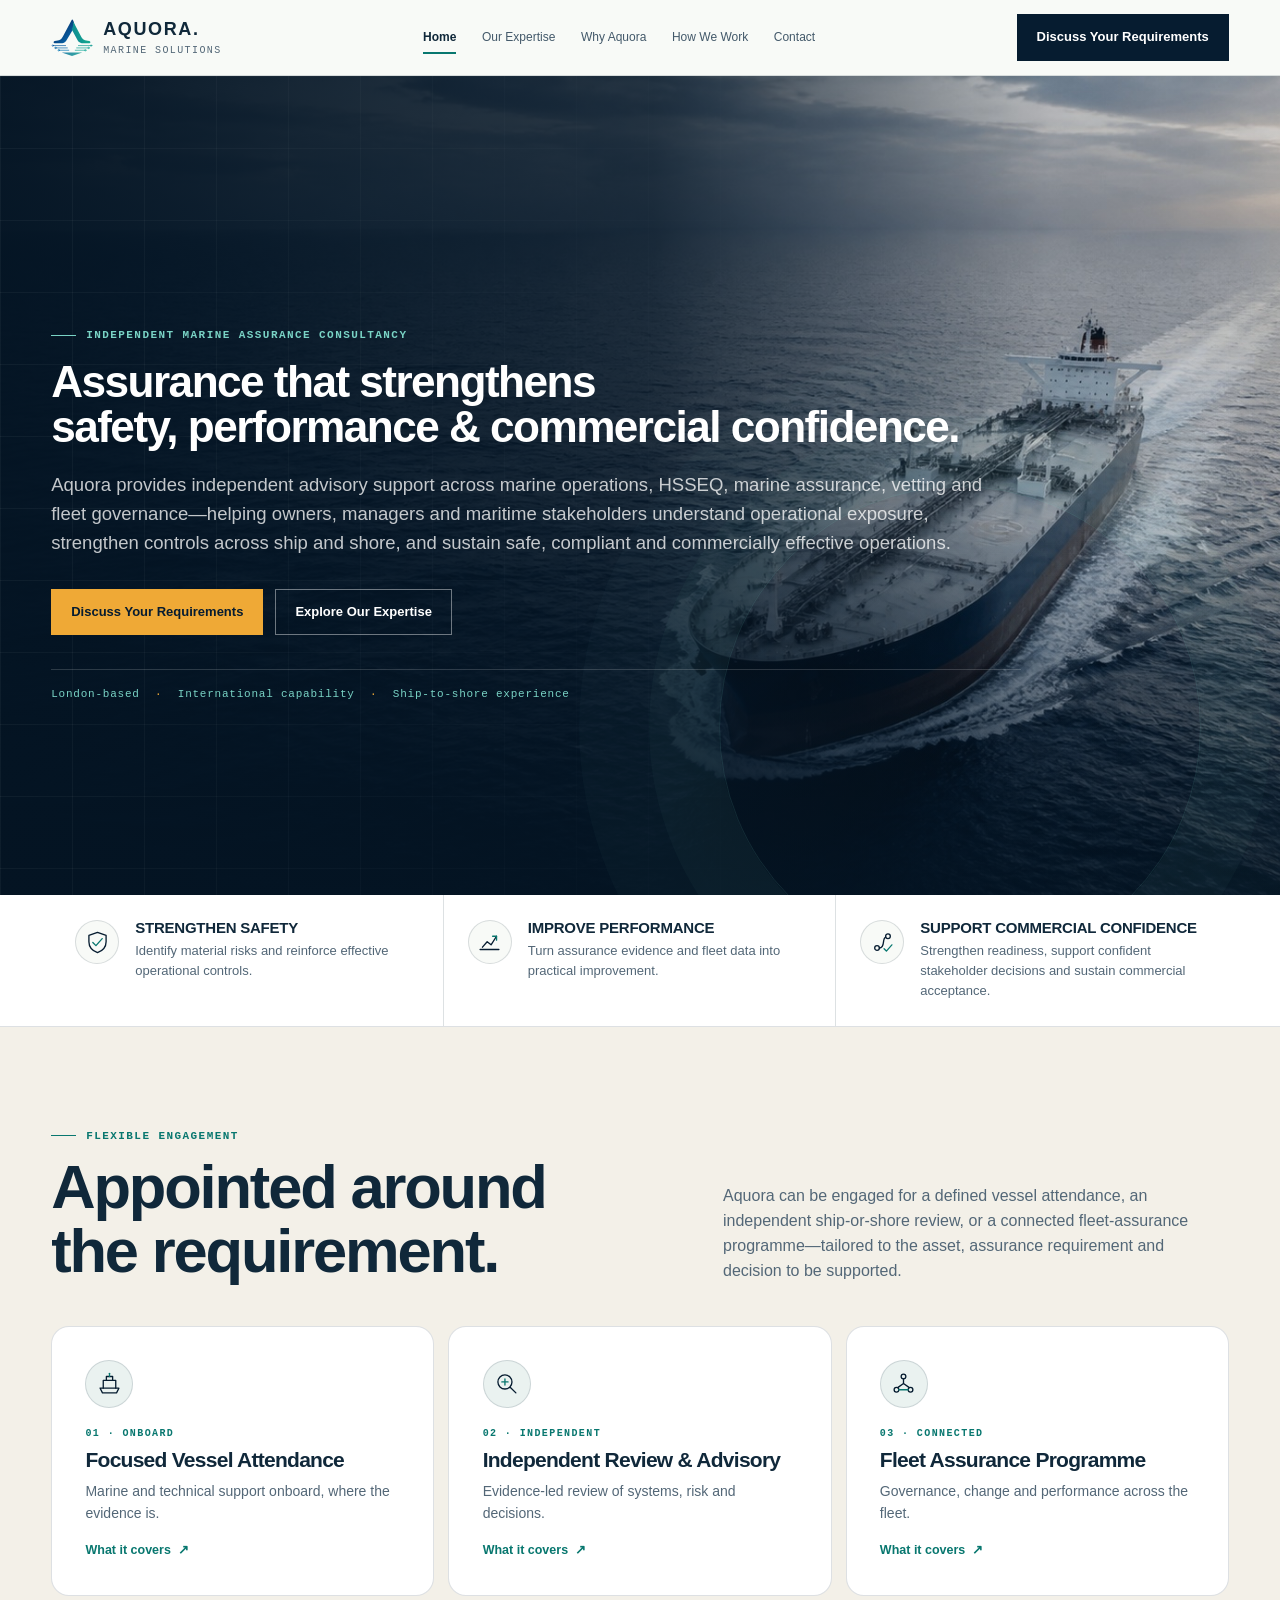
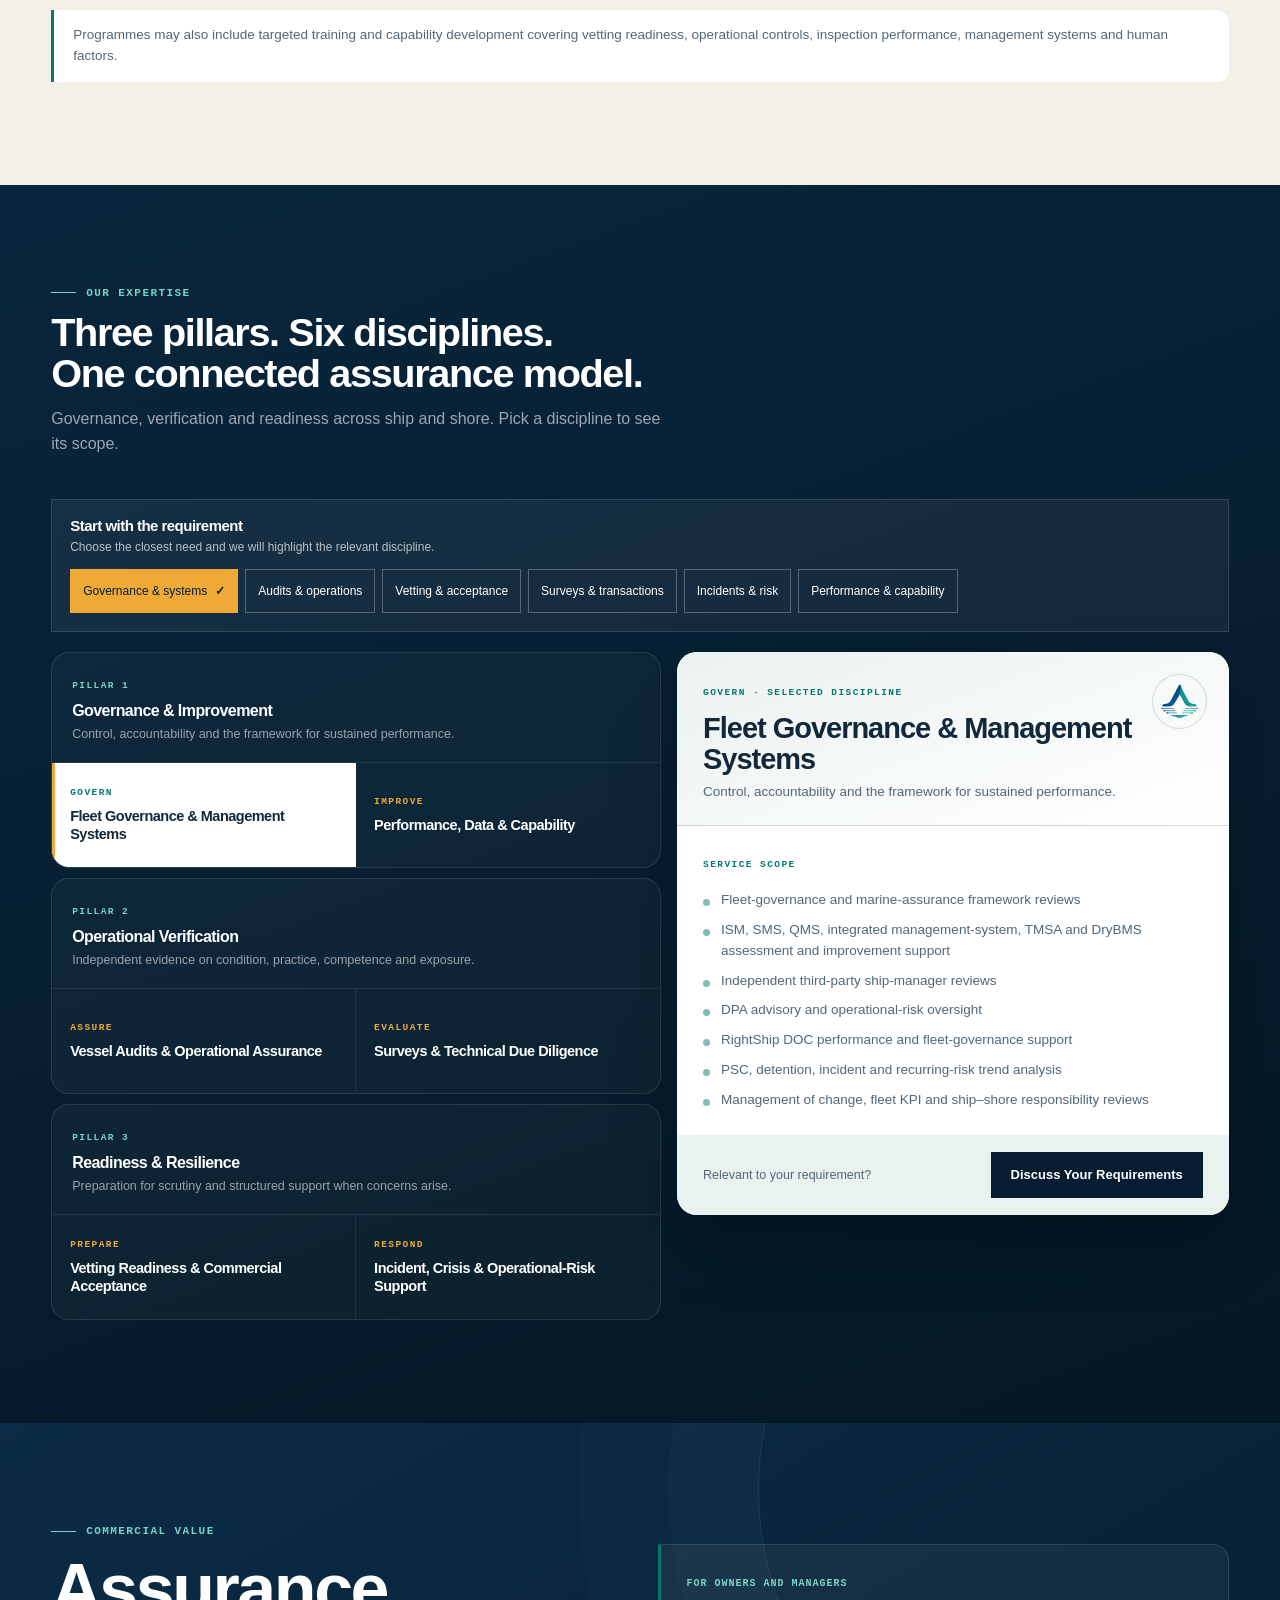
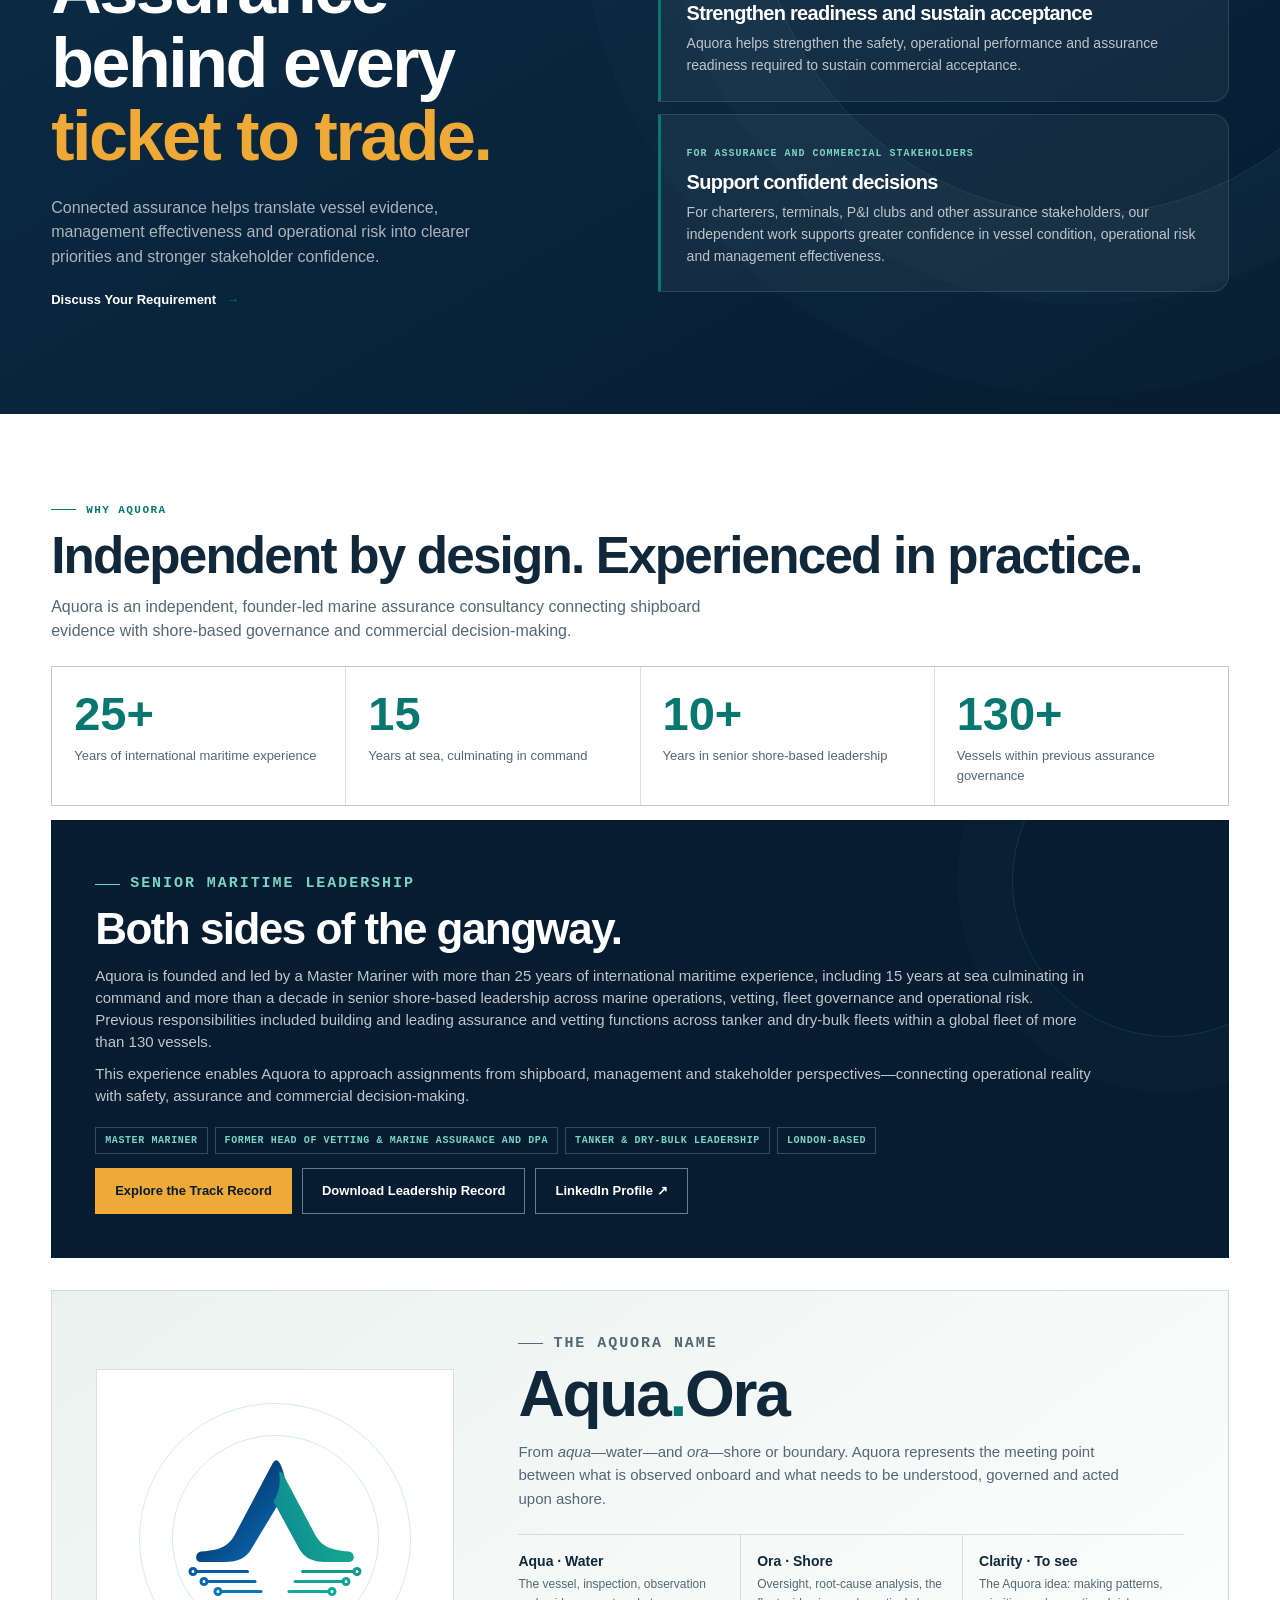
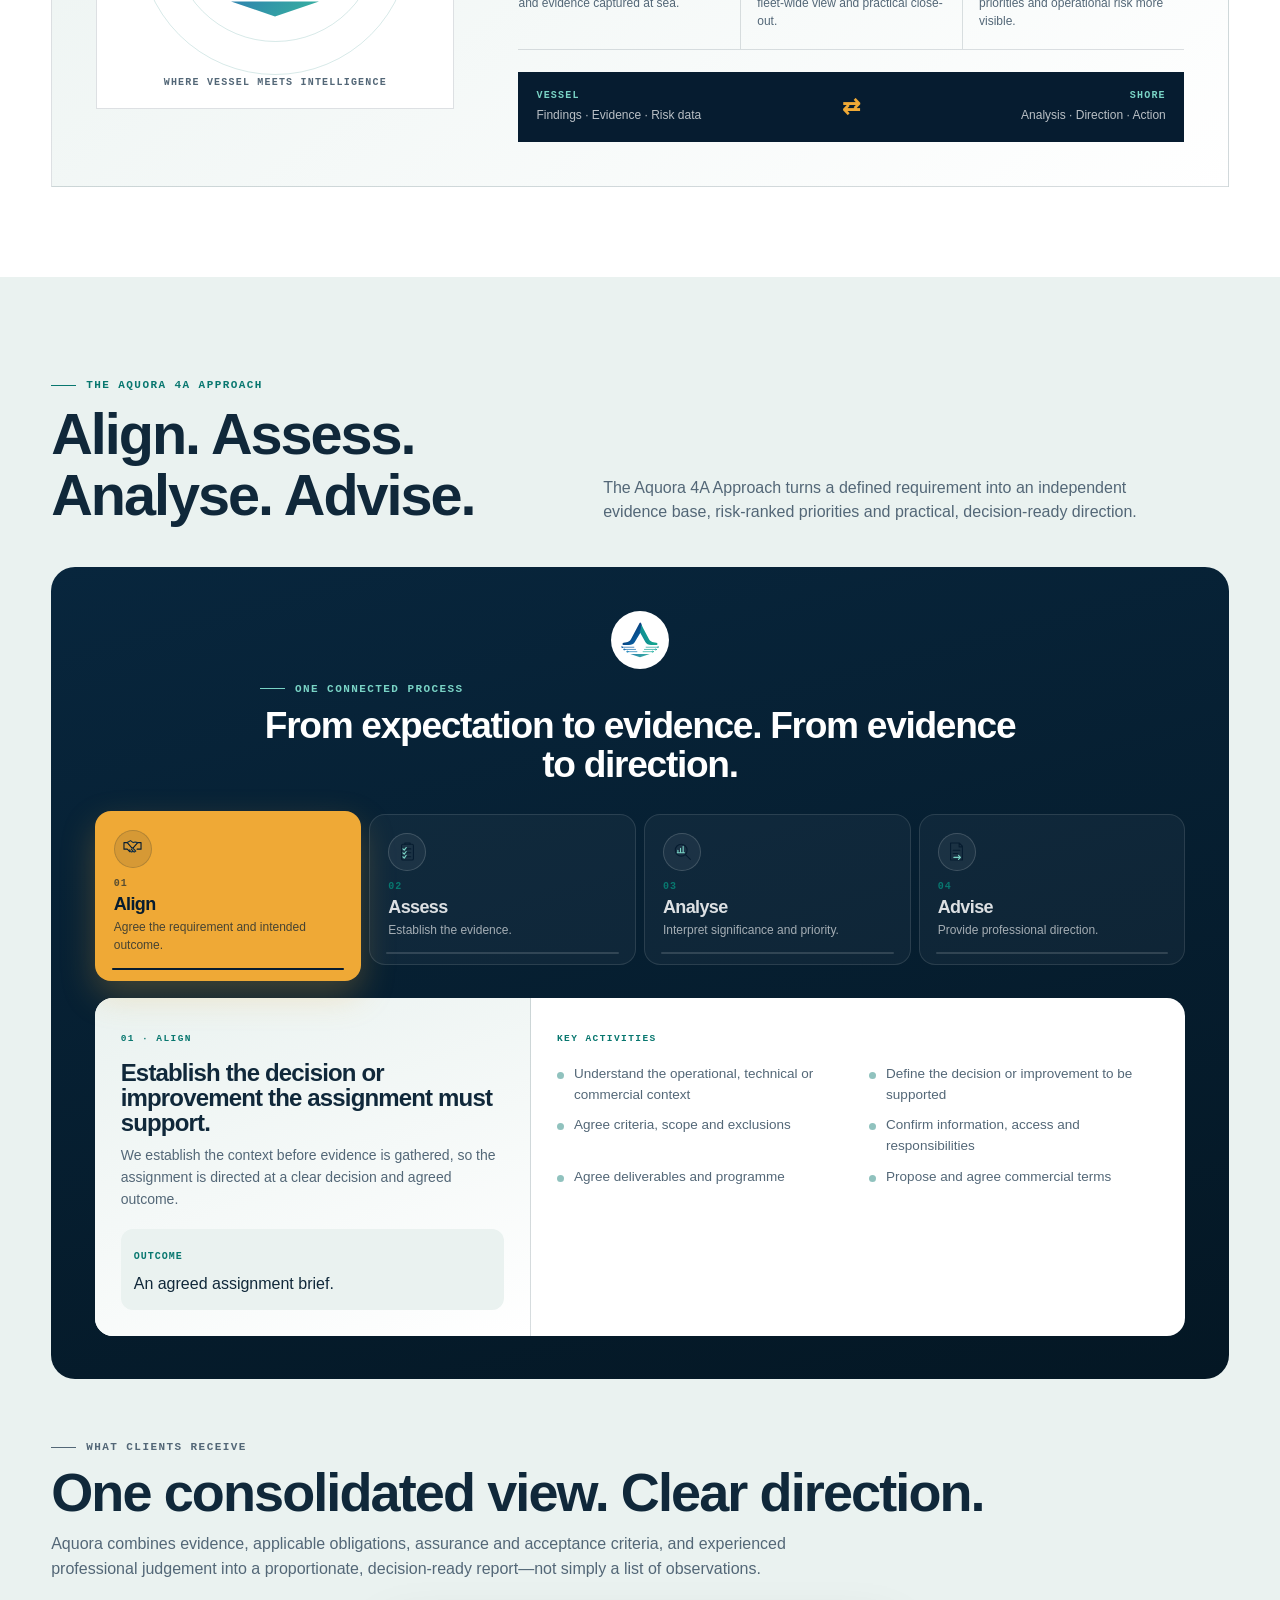
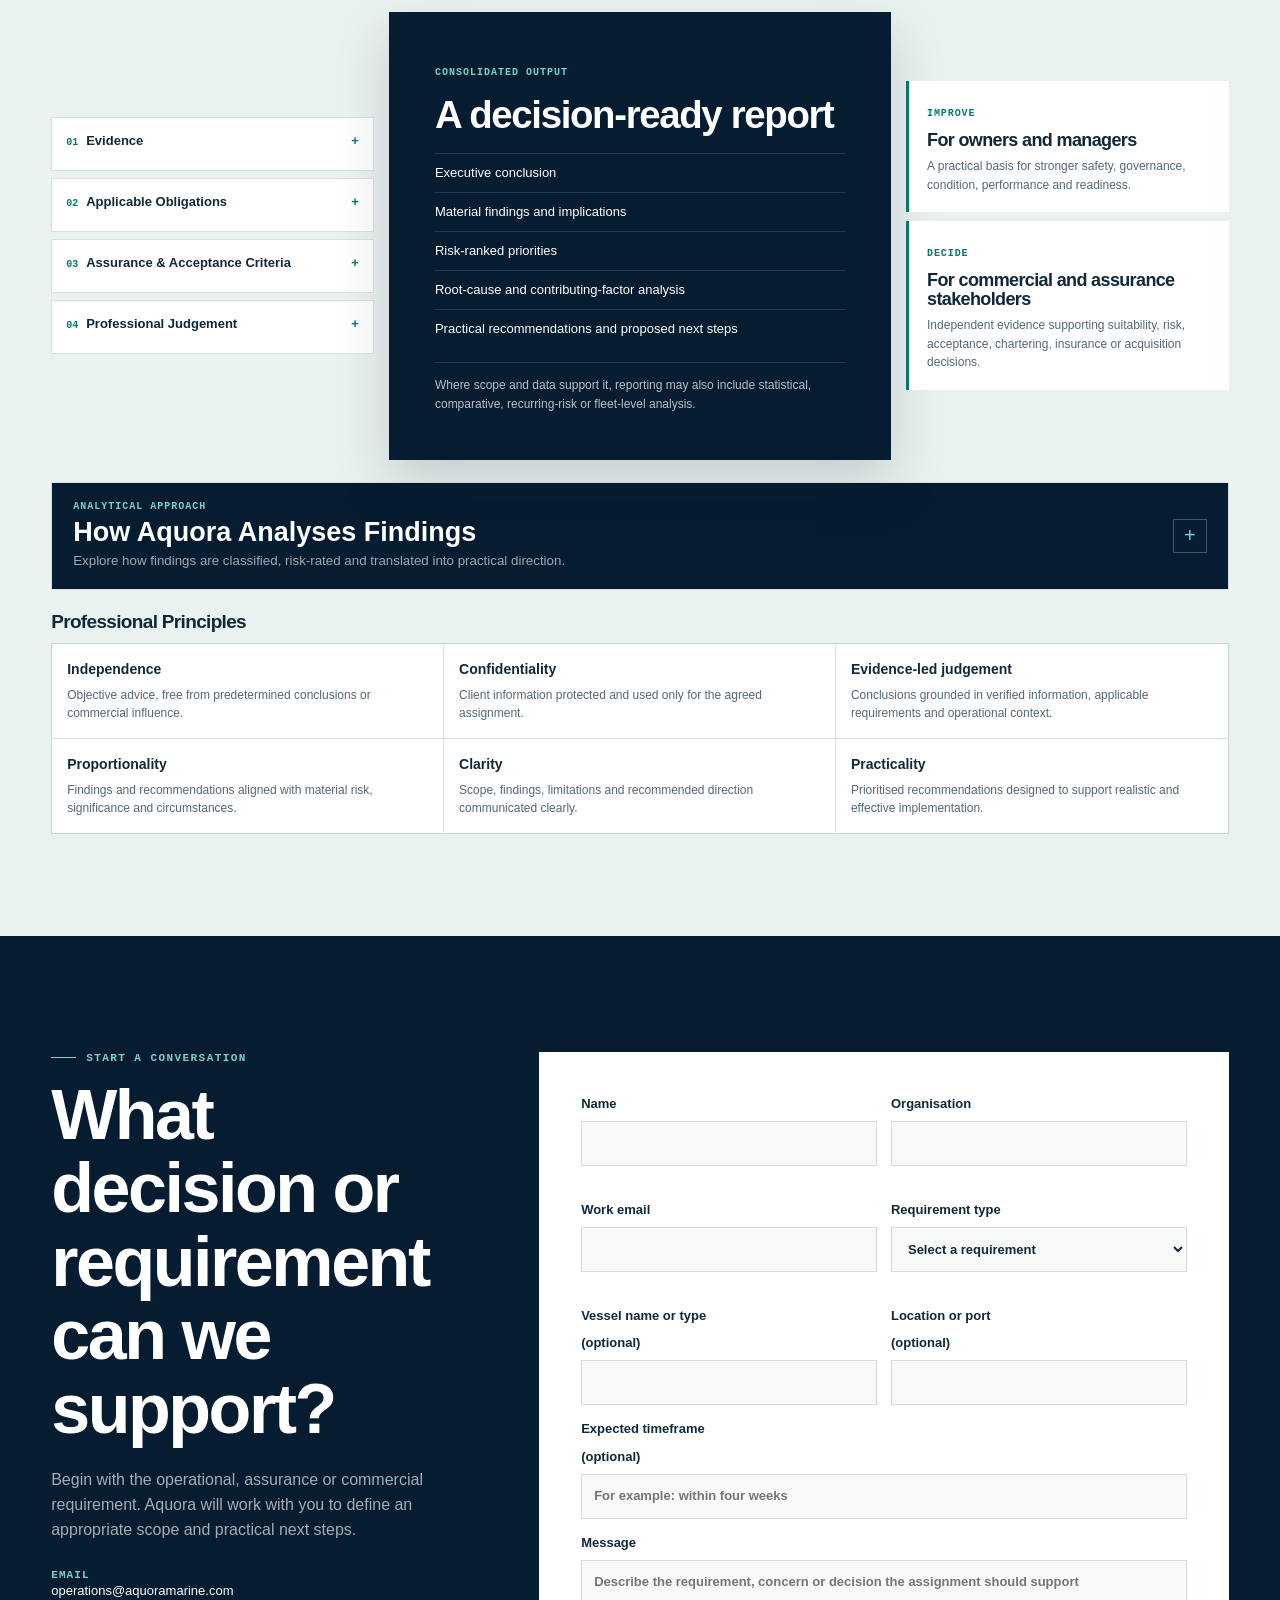
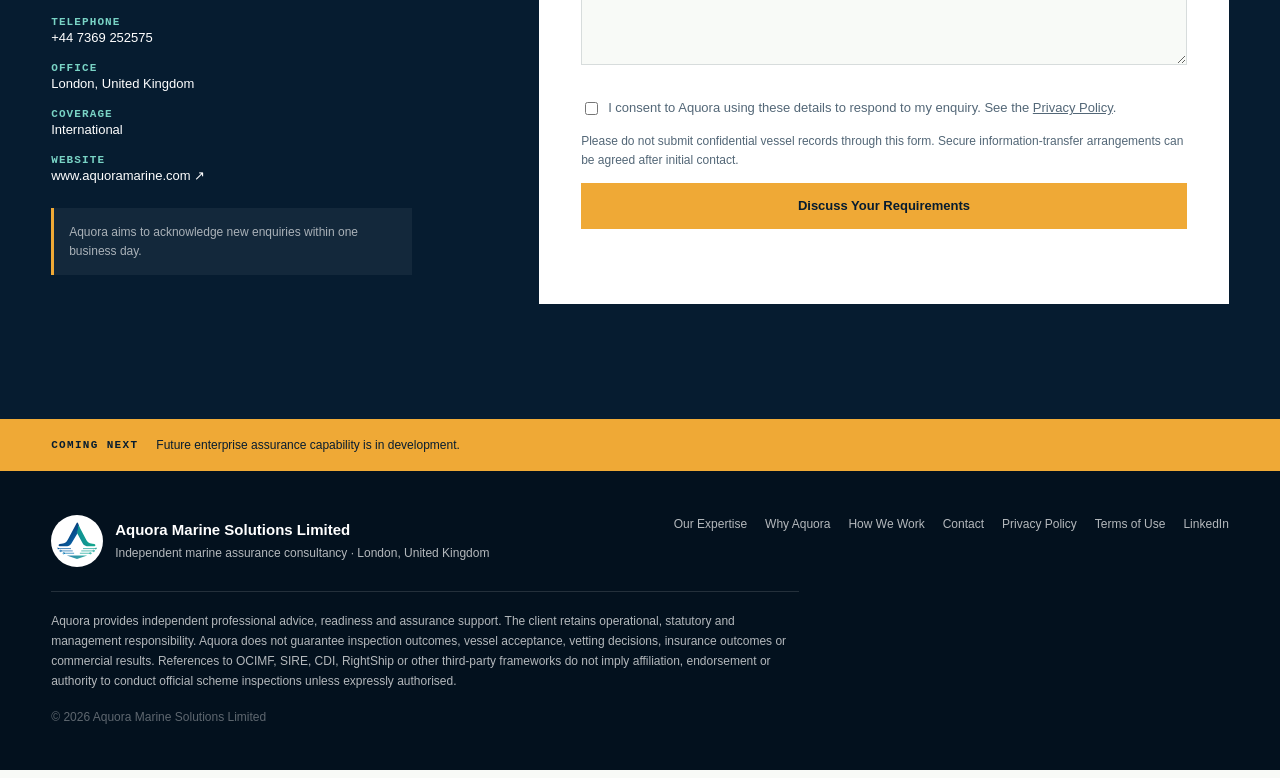
<file: home.html>
<!doctype html>
<html lang="en">
<head>
<meta charset="utf-8">
<meta name="viewport" content="width=device-width,initial-scale=1">
<link rel="icon" href="assets/aquora-option-1-mark.svg" type="image/svg+xml">
<link rel="preload" as="image" href="assets/marine-hero.jpg" fetchpriority="high">
<meta name="description" content="Independent advisory support across marine operations, HSSEQ, marine assurance, vetting and fleet governance.">
<meta name="robots" content="noindex,follow,max-image-preview:large">
<meta name="referrer" content="strict-origin-when-cross-origin">
<title>Aquora Marine Solutions | Independent Marine Assurance Consultancy</title>
<link rel="canonical" href="https://www.aquoramarine.com/">
<meta property="og:type" content="website">
<meta property="og:site_name" content="Aquora Marine Solutions">
<meta property="og:title" content="Aquora Marine Solutions | Independent Marine Assurance Consultancy">
<meta property="og:description" content="Assurance that strengthens safety, performance and commercial confidence.">
<meta property="og:url" content="https://www.aquoramarine.com/">
<meta property="og:image" content="https://www.aquoramarine.com/assets/aquora-social-share.jpg">
<meta property="og:image:width" content="1200">
<meta property="og:image:height" content="630">
<meta property="og:image:alt" content="Commercial vessel underway at sea">
<meta name="twitter:card" content="summary_large_image">
<meta name="twitter:title" content="Aquora Marine Solutions | Independent Marine Assurance Consultancy">
<meta name="twitter:description" content="Assurance that strengthens safety, performance and commercial confidence.">
<meta name="twitter:image" content="https://www.aquoramarine.com/assets/aquora-social-share.jpg">
<script type="application/ld+json">{"@context":"https://schema.org","@type":"ProfessionalService","name":"Aquora Marine Solutions Limited","description":"Independent marine assurance consultancy supporting safer operations, stronger performance and confident commercial decisions.","url":"https://www.aquoramarine.com/","email":"operations@aquoramarine.com","telephone":"+44 7369 252575","areaServed":"International","address":{"@type":"PostalAddress","addressLocality":"London","addressCountry":"GB"},"founder":{"@type":"Person","name":"Abhishek Thakur","jobTitle":"Master Mariner and Founder"}}</script>
<style>
:root{
  --navy:#061c30;--navy-2:#0b2c46;--ink:#10283a;--soft:#536777;--paper:#f8faf7;
  --ivory:#f3f0e8;--mist:#eaf2f0;--white:#fff;--teal:#08776f;--mint:#79d3c5;
  --amber:#efa936;--red:#b84f43;--line:rgba(16,40,58,.14);--max:1280px;
  --pad:clamp(20px,4vw,52px);--display:"Trebuchet MS","Segoe UI",Arial,sans-serif;
  --body:"Segoe UI",Arial,sans-serif;--mono:"SFMono-Regular",Consolas,monospace
}
*{box-sizing:border-box}
html{scroll-behavior:smooth;overflow-x:hidden}
body{margin:0;background:var(--paper);color:var(--ink);font-family:var(--body);line-height:1.55;-webkit-font-smoothing:antialiased}
body.menu-open{overflow:hidden}
main>section{scroll-margin-top:76px}
a{color:inherit;text-decoration:none}
img{display:block;max-width:100%}
button,input,select,textarea{font:inherit}
h1,h2,h3,p{margin:0;overflow-wrap:break-word}
h1,h2,h3{font-family:var(--display);line-height:1.05;letter-spacing:-.035em}
ul{list-style:none;margin:0;padding:0}
.wrap{width:min(100%,var(--max));margin-inline:auto;padding-inline:var(--pad)}
.skip{position:fixed;z-index:300;top:-80px;left:14px;background:var(--amber);color:var(--navy);padding:11px 15px;font-weight:700}
.skip:focus{top:14px}
.eyebrow{display:flex;align-items:center;gap:10px;font:600 11px var(--mono);letter-spacing:.13em;text-transform:uppercase;color:var(--teal)}
.eyebrow:before{content:"";width:25px;height:1px;background:currentColor}
.eyebrow.light{color:var(--mint)}
.section-heading{display:grid;grid-template-columns:minmax(0,.85fr) minmax(280px,1.15fr);gap:clamp(30px,7vw,100px);align-items:end;margin-bottom:42px}
.section-heading h2{font-size:clamp(36px,4.8vw,62px);margin-top:13px;max-width:14ch}
.section-heading>p,.section-heading>div>p:last-child{color:var(--soft);max-width:64ch}
.text-link{display:inline-flex;align-items:center;gap:10px;margin-top:20px;font-weight:700;font-size:13px}
.text-link:after{content:"→";color:var(--teal);transition:transform .2s}
.text-link:hover:after{transform:translateX(5px)}
.btn{min-height:46px;display:inline-flex;align-items:center;justify-content:center;gap:10px;padding:12px 19px;border:1px solid transparent;font-weight:700;font-size:13px;transition:transform .2s,background .2s}
.btn:hover{transform:translateY(-2px)}
.btn:focus-visible,.text-link:focus-visible,.menu-button:focus-visible,.discipline-button:focus-visible,.requirement-option:focus-visible,.stage-button:focus-visible,summary:focus-visible,input:focus-visible,select:focus-visible,textarea:focus-visible{outline:3px solid var(--amber);outline-offset:3px}
.btn-amber{background:var(--amber);color:var(--navy)}
.btn-outline{border-color:rgba(255,255,255,.42);color:#fff}
.btn-navy{background:var(--navy);color:#fff}

.site-header{position:sticky;top:0;z-index:100;height:76px;background:rgba(248,250,247,.95);backdrop-filter:blur(14px);border-bottom:1px solid var(--line)}
.nav{height:100%;display:flex;align-items:center;justify-content:space-between;gap:25px}
.brand{display:flex;align-items:center;gap:10px;flex:none}
.brand img{width:42px;height:42px}
.brand-copy{display:grid;line-height:1}
.brand-copy b{font:700 18px var(--display);letter-spacing:.09em}
.brand-copy small{margin-top:5px;font:500 10px var(--mono);letter-spacing:.14em;text-transform:uppercase;color:var(--soft)}
.desktop-nav{display:flex;align-items:center;gap:clamp(14px,2vw,26px);font-size:12px;color:#43596a}
.desktop-nav a{position:relative;padding-block:10px}
.desktop-nav a:hover,.desktop-nav a.active,.desktop-nav a[aria-current="page"]{color:var(--ink)}
.desktop-nav a.active,.desktop-nav a[aria-current="page"]{font-weight:700}
.desktop-nav a.active:after,.desktop-nav a[aria-current="page"]:after{content:"";position:absolute;left:0;right:0;bottom:3px;height:2px;background:var(--teal)}
.header-cta{white-space:nowrap}
.menu-button{display:none;min-width:48px;min-height:48px;border:1px solid var(--line);background:transparent;color:var(--ink);font-weight:700;cursor:pointer}
.mobile-nav{display:none}
.mobile-nav.open{display:grid;position:fixed;inset:76px 0 auto;background:var(--paper);padding:20px var(--pad) 28px;border-bottom:1px solid var(--line);box-shadow:0 20px 35px rgba(6,28,48,.12)}
.mobile-nav a{min-height:48px;display:flex;align-items:center;border-bottom:1px solid var(--line);font-weight:600}
.mobile-nav .btn{margin-top:16px;border-bottom:0}

.hero{color:#fff;overflow:hidden;position:relative;background:linear-gradient(90deg,rgba(4,20,35,.97),rgba(4,20,35,.78) 51%,rgba(4,20,35,.15) 82%),linear-gradient(0deg,rgba(4,20,35,.82),transparent 48%),url('assets/marine-hero.jpg') center/cover no-repeat}
.hero:before{content:"";position:absolute;inset:0;background-image:linear-gradient(rgba(255,255,255,.045) 1px,transparent 1px),linear-gradient(90deg,rgba(255,255,255,.045) 1px,transparent 1px);background-size:72px 72px;mask-image:linear-gradient(90deg,#000,transparent 66%);pointer-events:none}
.hero-grid{width:min(100%,var(--max));min-height:min(820px,calc(100svh - 76px));display:flex;align-items:center;margin-inline:auto;padding-inline:var(--pad)}
.hero-copy{min-width:0;max-width:1120px;padding:clamp(76px,9vw,126px) 0 58px;position:relative;z-index:2}
.hero-copy:after{content:"";position:absolute;z-index:-1;right:-180px;bottom:-210px;width:480px;height:480px;border:1px solid rgba(121,211,197,.12);border-radius:50%;box-shadow:0 0 0 70px rgba(121,211,197,.03),0 0 0 140px rgba(121,211,197,.025)}
.hero h1{font-size:clamp(40px,3.45vw,50px);max-width:none;margin:18px 0 22px;line-height:1.02}
.hero h1 span{display:block}
.hero-lead{font-size:clamp(16px,1.45vw,19px);color:rgba(255,255,255,.76);max-width:94ch}
.hero-actions{display:flex;gap:12px;flex-wrap:wrap;margin-top:31px}
.credibility-line{margin-top:34px;padding-top:18px;border-top:1px solid rgba(255,255,255,.16);font:500 11px var(--mono);letter-spacing:.07em;color:var(--mint)}
.credibility-line span{color:var(--amber);margin:0 8px}

.outcome-strip{position:relative;z-index:4;margin-top:-1px;background:#fff;border-bottom:1px solid var(--line)}
.outcomes{display:grid;grid-template-columns:repeat(3,1fr)}
.outcome{display:grid;grid-template-columns:46px 1fr;gap:14px;padding:25px 24px;border-right:1px solid var(--line)}
.outcome:last-child{border-right:0}
.icon{width:44px;height:44px;display:grid;place-items:center;border:1px solid var(--line);border-radius:50%;color:var(--navy);background:var(--paper)}
.icon svg{width:25px;height:25px}
.icon .accent{stroke:var(--teal)}
.outcome h2{font-size:15px;letter-spacing:-.015em;text-transform:uppercase}
.outcome p{margin-top:5px;color:var(--soft);font-size:13px}

.expertise{padding:clamp(82px,9vw,122px) 0;background:linear-gradient(145deg,#071f34,#031522);color:#fff;overflow:hidden}
.expertise .section-heading h2{max-width:18ch}
.expertise .section-heading>p{color:rgba(255,255,255,.64)}
.requirement-finder{margin-bottom:20px;padding:18px;background:rgba(255,255,255,.055);border:1px solid rgba(255,255,255,.13)}
.requirement-finder h3{font-size:15px}
.requirement-finder p{margin-top:4px;font-size:12px;color:rgba(255,255,255,.7)}
.requirement-options{display:flex;flex-wrap:wrap;gap:7px;margin-top:13px}
.requirement-option{min-height:44px;border:1px solid rgba(255,255,255,.28);background:transparent;color:#fff;padding:9px 12px;font-size:12px;cursor:pointer;position:relative}
.requirement-option:hover,.requirement-option.active{background:var(--amber);border-color:var(--amber);color:var(--navy)}
.requirement-option.active:after{content:"✓";margin-left:8px;font-weight:800}
.expertise-layout{display:grid;grid-template-columns:1.08fr .92fr;gap:18px;align-items:start}
.pillar-stack{display:grid;gap:9px}
.expertise-pillar{display:grid;grid-template-columns:.44fr 1fr;border:1px solid rgba(255,255,255,.13);background:rgba(255,255,255,.035)}
.expertise-pillar-head{padding:19px;border-right:1px solid rgba(255,255,255,.12)}
.expertise-pillar-head span{font:600 10px var(--mono);letter-spacing:.1em;text-transform:uppercase;color:var(--mint)}
.expertise-pillar-head h3{font-size:17px;margin:8px 0}
.expertise-pillar-head p{font-size:12px;color:rgba(255,255,255,.7)}
.discipline-list{display:grid;grid-template-columns:1fr 1fr;min-width:0}
.discipline-item{min-width:0}
.discipline-button{width:100%;height:100%;min-height:130px;padding:18px;border:0;border-right:1px solid rgba(255,255,255,.1);background:transparent;color:#fff;text-align:left;cursor:pointer}
.discipline-item:last-child .discipline-button{border-right:0}
.discipline-button span{font:600 10px var(--mono);letter-spacing:.1em;text-transform:uppercase;color:var(--amber)}
.discipline-button h3{font-size:15px;margin-top:9px}
.discipline-button:hover,.discipline-item.active .discipline-button{background:#fff;color:var(--ink)}
.discipline-item.active .discipline-button{box-shadow:inset 4px 0 0 var(--amber)}
.discipline-item.active .discipline-button h3:after{content:"  ✓";color:var(--teal);font-size:.8em}
.discipline-item.active .discipline-button span{color:var(--teal)}
.detail-host{position:sticky;top:94px}
.service-detail{background:#fff;color:var(--ink);min-height:540px;display:grid;grid-template-rows:auto 1fr auto;box-shadow:0 24px 60px rgba(0,0,0,.18)}
.service-detail-head{position:relative;padding:27px 90px 22px 27px;border-bottom:1px solid var(--line)}
.service-detail-head>span{font:600 10px var(--mono);letter-spacing:.1em;text-transform:uppercase;color:var(--teal)}
.service-detail-head h3{font-size:clamp(24px,3vw,34px);margin:10px 0}
.service-detail-head p{font-size:14px;color:var(--soft)}
.detail-symbol{position:absolute;right:22px;top:22px;width:55px;height:55px;padding:7px;border:1px solid var(--line);border-radius:50%;background:var(--paper)}
.service-detail-body{padding:25px 27px}
.service-detail-body>span{font:600 10px var(--mono);letter-spacing:.1em;text-transform:uppercase;color:var(--teal)}
.service-scope{display:grid;gap:9px;margin-top:15px}
.service-scope li{position:relative;padding-left:17px;font-size:13px;color:var(--soft)}
.service-scope li:before{content:"—";position:absolute;left:0;color:var(--teal)}
.scheme-note{margin-top:18px;padding:12px 14px;border-left:3px solid var(--amber);background:var(--mist);font-size:12px;color:var(--soft)}
.service-detail-action{display:flex;align-items:center;justify-content:space-between;gap:16px;padding:18px 27px;background:var(--mist)}
.service-detail-action p{font-size:12px;color:var(--soft)}
.no-js-scopes{display:block;margin-top:20px}
.no-js-scopes details{background:#fff;color:var(--ink);border-bottom:1px solid var(--line)}
.no-js-scopes summary{min-height:48px;padding:14px 17px;cursor:pointer;font-weight:700}
.no-js-scopes ul{padding:0 17px 17px;display:grid;gap:7px}
.no-js-scopes li{font-size:13px;color:var(--soft)}
.no-js-scopes li:before{content:"— ";color:var(--teal)}
html:not(.js-ready) .expertise-layout,html:not(.js-ready) .requirement-finder{display:none}
html.js-ready .no-js-scopes{display:none}

.ticket{position:relative;background:var(--navy-2);color:#fff;padding:clamp(76px,9vw,120px) 0;overflow:hidden}
.ticket:before{content:"";position:absolute;right:-130px;top:-260px;width:650px;height:650px;border:1px solid rgba(121,211,197,.14);border-radius:50%;box-shadow:0 0 0 90px rgba(121,211,197,.025),0 0 0 180px rgba(121,211,197,.02)}
.ticket-grid{position:relative;display:grid;grid-template-columns:.9fr 1.1fr;gap:clamp(45px,8vw,110px);align-items:center}
.ticket h2{font-size:clamp(45px,6.5vw,82px);max-width:11ch;margin:16px 0 24px}
.ticket h2 em{font-style:normal;color:var(--amber)}
.ticket-copy>p{max-width:58ch;color:rgba(255,255,255,.66)}
.audiences{display:grid;gap:12px}
.audience{padding:25px;background:rgba(255,255,255,.055);border:1px solid rgba(255,255,255,.14);border-left:3px solid var(--teal)}
.audience span{font:600 10px var(--mono);letter-spacing:.1em;text-transform:uppercase;color:var(--mint)}
.audience h3{font-size:22px;margin:9px 0}
.audience p{font-size:14px;color:rgba(255,255,255,.72)}

.engagement{padding:clamp(82px,9vw,118px) 0;background:var(--ivory)}
.engagement .section-heading{grid-template-columns:1fr;gap:18px;align-items:start}
.engagement .section-heading>p{max-width:82ch}
.engagement .section-heading h2{max-width:none;white-space:nowrap;font-size:clamp(34px,4vw,54px)}
.engagement-grid{display:grid;grid-template-columns:repeat(3,1fr);border:1px solid var(--line);background:#fff}
.engagement-card{padding:clamp(23px,3vw,34px);border-right:1px solid var(--line);position:relative}
.engagement-card:last-child{border-right:0}
.engagement-card .icon{width:50px;height:50px;margin-bottom:24px;background:var(--mist)}
.engagement-card span{font:600 10px var(--mono);letter-spacing:.1em;text-transform:uppercase;color:var(--teal)}
.engagement-card h3{font-size:22px;margin:9px 0 13px}
.engagement-card p{font-size:14px;color:var(--soft)}
.engagement-note{margin-top:14px;padding:16px 19px;border-left:3px solid var(--teal);background:#fff;color:var(--soft);font-size:14px}

.why{padding:clamp(64px,7vw,92px) 0;background:#fff}
.why .section-heading{grid-template-columns:1fr;gap:12px;margin-bottom:22px}
.why .section-heading h2{max-width:none;font-size:clamp(34px,4vw,54px);white-space:nowrap}
.why .section-heading>p{max-width:76ch}
.metrics{display:grid;grid-template-columns:repeat(4,1fr);border:1px solid var(--line);background:var(--line);gap:1px}
.metric{padding:19px 22px;background:#fff}
.metric strong{display:block;font:700 clamp(31px,4vw,47px) var(--display);color:var(--teal)}
.metric span{display:block;margin-top:5px;font-size:13px;color:var(--soft)}
.leadership-panel{margin-top:14px;padding:clamp(27px,4vw,44px);background:var(--navy);color:#fff;position:relative;overflow:hidden}
.leadership-panel:after{content:"";position:absolute;right:-95px;top:-95px;width:310px;height:310px;border:1px solid rgba(121,211,197,.13);border-radius:50%;box-shadow:0 0 0 55px rgba(121,211,197,.025)}
.leadership-content{position:relative;z-index:1;max-width:112ch}
.leadership-content h3{font-size:clamp(29px,3.5vw,44px);margin:10px 0 13px}
.leadership-content p{color:rgba(255,255,255,.75);margin-top:9px;font-size:15px;line-height:1.48}
.leadership-tags{display:flex;flex-wrap:wrap;gap:7px;margin-top:20px}
.leadership-tags span{padding:7px 9px;border:1px solid rgba(255,255,255,.2);font:600 10px var(--mono);letter-spacing:.06em;text-transform:uppercase;color:var(--mint)}
.why-actions{display:flex;flex-wrap:wrap;gap:10px;margin-top:14px}
.origin-story{display:grid;grid-template-columns:.7fr 1.3fr;gap:clamp(28px,5vw,70px);align-items:center;margin-top:32px;padding:clamp(25px,4vw,44px);background:linear-gradient(145deg,var(--mist),#fff);border:1px solid var(--line)}
.origin-symbol{position:relative;display:grid;place-items:center;min-height:340px;background:#fff;border:1px solid var(--line);overflow:hidden}
.origin-symbol:before,.origin-symbol:after{content:"";position:absolute;border:1px solid rgba(8,119,111,.16);border-radius:50%}
.origin-symbol:before{width:270px;height:270px}.origin-symbol:after{width:205px;height:205px}
.origin-symbol img{width:180px;height:180px;position:relative;z-index:1}
.origin-symbol span{position:absolute;bottom:20px;font:600 10px var(--mono);letter-spacing:.12em;text-transform:uppercase;color:var(--soft)}
.origin-copy h3{font-size:clamp(40px,5vw,65px);margin:9px 0 12px}.origin-copy h3 i{font-style:normal;color:var(--teal)}
.origin-copy>p{color:var(--soft);max-width:72ch;font-size:15px}
.origin-meanings{display:grid;grid-template-columns:repeat(3,1fr);margin-top:24px;border-block:1px solid var(--line)}
.origin-meaning{padding:18px 16px 18px 0}.origin-meaning+.origin-meaning{padding-left:16px;border-left:1px solid var(--line)}
.origin-meaning b{display:block;font:700 14px var(--display)}.origin-meaning span{display:block;margin-top:6px;font-size:12px;color:var(--soft)}
.origin-bridge{display:grid;grid-template-columns:1fr auto 1fr;align-items:center;gap:16px;margin-top:22px;padding:18px;background:var(--navy);color:#fff}
.origin-bridge div:last-child{text-align:right}.origin-bridge small{display:block;font:600 10px var(--mono);letter-spacing:.12em;text-transform:uppercase;color:var(--mint)}.origin-bridge p{margin-top:5px;font-size:12px;color:rgba(255,255,255,.72)}.origin-bridge b{font:700 22px var(--display);color:var(--amber)}

.method{padding:clamp(82px,9vw,118px) 0;background:var(--mist)}
.method .section-heading h2{max-width:none;font-size:clamp(36px,4.5vw,58px)}
.method-shell{padding:clamp(25px,4vw,48px);background:var(--navy);color:#fff}
.method-head{text-align:center;max-width:840px;margin-inline:auto}
.method-head-symbol{width:62px;height:62px;padding:8px;margin:0 auto 14px;background:#fff;border-radius:50%}
.method-head h3{font-size:clamp(29px,3vw,41px);margin:11px 0}
.method-head p{color:rgba(255,255,255,.63)}
.stage-nav{display:grid;grid-template-columns:repeat(4,1fr);margin-top:30px;border:1px solid rgba(255,255,255,.14)}
.stage{position:relative;min-width:0}
.stage:after{content:"";position:absolute;left:0;right:0;bottom:0;height:3px;background:var(--teal);transform:scaleX(0);transform-origin:left;transition:transform .25s}
.stage.active:after,.stage.complete:after{transform:scaleX(1)}
.stage-button{width:100%;min-height:150px;padding:18px;border:0;border-right:1px solid var(--line);background:#fff;color:var(--ink);text-align:left;cursor:pointer}
.stage.active .stage-button:after{content:"✓ Selected";display:block;margin-top:9px;font:700 10px var(--mono);letter-spacing:.06em;text-transform:uppercase;color:var(--navy)}
.stage:last-child .stage-button{border-right:0}
.stage-button:hover,.stage.active .stage-button{background:var(--amber)}
.stage-icon{width:43px;height:43px;display:grid;place-items:center;margin-bottom:9px;border:1px solid var(--line);border-radius:50%;background:var(--paper);color:var(--navy)}
.stage-icon svg{width:25px;height:25px}
.stage-icon .accent{stroke:var(--teal)}
.stage-button>span:not(.stage-icon){font:600 10px var(--mono);letter-spacing:.1em;color:var(--teal)}
.stage-button h3{font-size:21px;margin:6px 0}
.stage-button p{font-size:12px;color:#536777}
.stage-detail{display:grid;grid-template-columns:.78fr 1.22fr;margin-top:14px;background:#fff;color:var(--ink)}
.stage-detail-copy{padding:27px;border-right:1px solid var(--line)}
.stage-detail-copy>span,.stage-activities>span{font:600 10px var(--mono);letter-spacing:.1em;text-transform:uppercase;color:var(--teal)}
.stage-detail-copy h3{font-size:31px;margin:10px 0}
.stage-detail-copy p{font-size:14px;color:var(--soft)}
.stage-outcome{margin-top:19px;padding:13px;background:var(--mist)}
.stage-outcome b{font:600 10px var(--mono);letter-spacing:.1em;text-transform:uppercase;color:var(--teal)}
.stage-outcome p{margin-top:5px;color:var(--ink)}
.stage-activities{padding:27px}
.stage-activities ul{display:grid;grid-template-columns:1fr 1fr;gap:9px 20px;margin-top:15px}
.stage-activities li{position:relative;padding-left:15px;font-size:13px;color:var(--soft)}
.stage-activities li:before{content:"—";position:absolute;left:0;color:var(--teal)}
.stage-fallback{display:none;margin-top:15px}
.stage-fallback details{background:#fff;color:var(--ink);border-bottom:1px solid var(--line)}
.stage-fallback summary{padding:14px;min-height:48px;cursor:pointer;font-weight:700}
.stage-fallback div{padding:0 14px 16px;font-size:13px;color:var(--soft)}
html:not(.js-ready) .stage-nav,html:not(.js-ready) .stage-detail{display:none}
html:not(.js-ready) .stage-fallback{display:block}
html.js-ready .stage-fallback{display:none}
.reporting{margin-top:62px}
.reporting-head h3{font-size:clamp(34px,4.5vw,54px);margin:11px 0}
.reporting-head>p{max-width:88ch;color:var(--soft)}
.report-model{display:grid;grid-template-columns:.72fr 1.12fr .72fr;gap:15px;align-items:center;margin-top:30px}
.assurance-lenses{display:grid;gap:7px}
.assurance-lens{background:#fff;border:1px solid var(--line)}
.assurance-lens summary{min-height:52px;padding:13px 14px;cursor:pointer;list-style:none;font-weight:700;font-size:13px}
.assurance-lens summary::-webkit-details-marker{display:none}
.assurance-lens summary:after{content:"+";float:right;color:var(--teal)}
.assurance-lens[open] summary:after{content:"−"}
.assurance-lens summary span{font:600 10px var(--mono);color:var(--teal);margin-right:8px}
.assurance-lens p{padding:0 14px 14px;font-size:12px;color:var(--soft)}
.report-card{padding:clamp(28px,4vw,46px);background:var(--navy);color:#fff;box-shadow:0 22px 50px rgba(6,28,48,.17)}
.report-card>span{font:600 10px var(--mono);letter-spacing:.1em;text-transform:uppercase;color:var(--mint)}
.report-card h3{font-size:clamp(28px,3vw,39px);margin:13px 0}
.report-list{display:grid;margin-top:17px}
.report-list li{padding:9px 0;border-top:1px solid rgba(255,255,255,.13);font-size:13px}
.report-qualification{margin-top:14px;padding-top:13px;border-top:1px solid rgba(255,255,255,.13);font-size:12px;color:rgba(255,255,255,.72)}
.report-outcomes{display:grid;gap:9px}
.report-outcome{padding:18px;background:#fff;border-left:3px solid var(--teal)}
.report-outcome span{font:600 10px var(--mono);letter-spacing:.09em;text-transform:uppercase;color:var(--teal)}
.report-outcome h3{font-size:18px;margin:7px 0}
.report-outcome p{font-size:12px;color:var(--soft)}
.analysis-disclosure{margin-top:22px;border:1px solid var(--line);background:#fff}
.analysis-disclosure>summary{min-height:64px;display:flex;align-items:center;justify-content:space-between;gap:18px;padding:18px 21px;cursor:pointer;list-style:none;background:var(--navy);color:#fff}
.analysis-disclosure>summary::-webkit-details-marker{display:none}
.analysis-disclosure>summary:after{content:"+";width:32px;height:32px;display:grid;place-items:center;border:1px solid rgba(255,255,255,.25);color:var(--mint);font-size:20px}
.analysis-disclosure[open]>summary:after{content:"−"}
.analysis-summary span{display:block;font:600 10px var(--mono);letter-spacing:.1em;text-transform:uppercase;color:var(--mint)}
.analysis-summary strong{display:block;font:700 clamp(19px,2.3vw,27px) var(--display);margin-top:5px}
.analysis-summary small{display:block;margin-top:3px;color:rgba(255,255,255,.62)}
.analysis-body{padding:24px}
.analysis-body>p{color:var(--soft);max-width:94ch}
.analysis-grid{display:grid;grid-template-columns:repeat(5,1fr);gap:8px;margin-top:18px}
.analysis-layer{padding:16px;background:var(--paper);border-top:3px solid var(--teal)}
.analysis-layer span{font:600 10px var(--mono);letter-spacing:.1em;text-transform:uppercase;color:var(--teal)}
.analysis-layer h3{font-size:16px;margin:7px 0}
.analysis-layer p,.analysis-layer li{font-size:12px;color:var(--soft)}
.analysis-layer ul{display:grid;gap:5px}
.analysis-layer li{position:relative;padding-left:13px}
.analysis-layer li:before{content:"";position:absolute;left:0;top:7px;width:5px;height:5px;border-radius:50%;background:var(--teal);opacity:.7}
.analysis-layer b{color:var(--ink)}
.analysis-note{margin-top:14px;padding:12px 14px;border-left:3px solid var(--amber);background:var(--mist);font-size:12px;color:var(--soft)}
.principles{margin-top:22px}
.principles h3{font-size:19px;margin-bottom:11px}
.principle-grid{display:grid;grid-template-columns:repeat(3,1fr);border:1px solid var(--line)}
.principle{padding:15px;background:#fff;border-right:1px solid var(--line);border-bottom:1px solid var(--line)}
.principle:nth-child(3n){border-right:0}
.principle:nth-last-child(-n+3){border-bottom:0}
.principle b{display:block;font-size:14px}
.principle p{margin-top:5px;font-size:12px;color:var(--soft)}

.enquiry{padding:clamp(82px,9vw,120px) 0;background:var(--navy);color:#fff}
.enquiry-grid{display:grid;grid-template-columns:.72fr 1.28fr;gap:clamp(45px,8vw,100px);align-items:start}
.enquiry-copy h2{font-size:clamp(42px,5.5vw,70px);margin:15px 0 22px;max-width:12ch}
.enquiry-copy>p{color:rgba(255,255,255,.64);max-width:54ch}
.contact-meta{display:grid;gap:14px;margin-top:27px;font-size:13px}
.contact-meta span{display:block;font:600 11px var(--mono);letter-spacing:.1em;text-transform:uppercase;color:var(--mint)}
.response{padding:15px;margin-top:22px;border-left:3px solid var(--amber);background:rgba(255,255,255,.05);font-size:12px;color:rgba(255,255,255,.76)}
.enquiry-form{display:grid;gap:14px;padding:clamp(24px,4vw,42px);background:#fff;color:var(--ink)}
.fields{display:grid;grid-template-columns:1fr 1fr;gap:14px}
.enquiry-form label{display:grid;gap:7px;font-size:13px;font-weight:700}
.enquiry-form input,.enquiry-form select,.enquiry-form textarea{width:100%;min-height:45px;border:1px solid var(--line);border-radius:0;background:var(--paper);padding:11px 12px;color:var(--ink)}
.enquiry-form textarea{min-height:105px;resize:vertical}
.enquiry-form [aria-invalid="true"]{border-color:var(--red);box-shadow:0 0 0 1px var(--red)}
.field-error{min-height:1.2em;font-size:11px;font-weight:600;color:var(--red)}
.trap{position:absolute!important;left:-9999px!important;width:1px!important;height:1px!important;overflow:hidden!important}
.consent{grid-template-columns:auto 1fr!important;align-items:start;font-weight:400!important;color:var(--soft);line-height:1.45}
.consent input{width:auto!important;min-height:0!important;margin-top:3px}
.consent a{text-decoration:underline}
.form-note{font-size:12px;color:var(--soft)}
.form-status{min-height:1.4em;font-size:13px;color:var(--teal)}

.future{padding:17px 0;background:var(--amber);color:var(--navy)}
.future .wrap{display:flex;align-items:center;gap:18px}
.future b{font:700 11px var(--mono);letter-spacing:.12em;text-transform:uppercase}
.future p{font-size:12px}

.site-footer{padding:44px 0;background:#03111e;color:rgba(255,255,255,.7);font-size:12px}
.footer-top{display:flex;align-items:start;justify-content:space-between;gap:30px}
.footer-company strong{display:block;color:#fff;font:700 15px var(--display)}
.footer-brand{display:flex;align-items:center;gap:12px}
.footer-brand img{width:52px;height:52px;padding:5px;border-radius:50%;background:#fff}
.footer-company p{margin-top:6px}
.footer-links{display:flex;flex-wrap:wrap;gap:18px}
.footer-links a:hover{color:#fff}
.footer-disclaimer{max-width:112ch;margin-top:24px;padding-top:20px;border-top:1px solid rgba(255,255,255,.13);line-height:1.65}
.footer-bottom{margin-top:16px;color:rgba(255,255,255,.36)}

@media(max-width:1040px){
  .desktop-nav,.header-cta{display:none}.menu-button{display:block}
  .hero{background-position:70% center}.hero-grid{min-height:720px}.hero-copy{padding:70px 0 48px;max-width:820px}.hero h1 span{white-space:normal}
  .section-heading{grid-template-columns:1fr;gap:18px}.section-heading h2{max-width:21ch}
  .expertise-layout{grid-template-columns:1fr}.detail-host{position:static}.service-detail{min-height:0}
  .ticket-grid,.enquiry-grid{grid-template-columns:1fr;gap:38px}.ticket h2,.enquiry-copy h2{max-width:16ch}
  .analysis-grid{grid-template-columns:repeat(3,1fr)}
}
@media(max-width:900px){
  .expertise-pillar{grid-template-columns:1fr}.expertise-pillar-head{border-right:0;border-bottom:1px solid rgba(255,255,255,.12)}
  .detail-host{display:none}.discipline-item .service-detail{display:none;margin:0 12px 12px}.discipline-item.active .service-detail{display:grid}.service-detail{box-shadow:none}
  .stage-nav{grid-template-columns:1fr 1fr}.stage:nth-child(2) .stage-button{border-right:0}.stage:nth-child(-n+2) .stage-button{border-bottom:1px solid var(--line)}
  .report-model{grid-template-columns:1fr}.assurance-lenses{grid-template-columns:1fr 1fr}.report-outcomes{grid-template-columns:1fr 1fr}
  .origin-story{grid-template-columns:1fr}.origin-symbol{min-height:280px}.origin-meanings{grid-template-columns:1fr}.origin-meaning,.origin-meaning+.origin-meaning{padding:14px 0;border-left:0;border-bottom:1px solid var(--line)}.origin-meaning:last-child{border-bottom:0}
}
@media(max-width:768px){
  .engagement .section-heading h2{white-space:normal}
  .outcomes,.engagement-grid{grid-template-columns:1fr}.outcome,.engagement-card{border-right:0;border-bottom:1px solid var(--line)}.outcome:last-child,.engagement-card:last-child{border-bottom:0}
  .discipline-list{grid-template-columns:1fr}.discipline-button{min-height:96px;border-right:0;border-bottom:1px solid rgba(255,255,255,.1)}
  .metrics{grid-template-columns:1fr 1fr}.leadership-panel{padding:30px}
  .stage-detail{grid-template-columns:1fr}.stage-detail-copy{border-right:0;border-bottom:1px solid var(--line)}.stage-activities ul{grid-template-columns:1fr}
  .analysis-grid{grid-template-columns:1fr 1fr}.principle-grid{grid-template-columns:1fr 1fr}.principle:nth-child(3n){border-right:1px solid var(--line)}.principle:nth-child(2n){border-right:0}.principle:nth-last-child(-n+3){border-bottom:1px solid var(--line)}.principle:nth-last-child(-n+2){border-bottom:0}
}
@media(max-width:560px){
  .brand-copy small{display:none}.hero{background-image:linear-gradient(90deg,rgba(4,20,35,.96),rgba(4,20,35,.58)),linear-gradient(0deg,rgba(4,20,35,.88),transparent 48%),url('assets/marine-hero.jpg');background-position:68% center}.hero-grid{min-height:700px}.hero-copy{padding-top:46px;padding-bottom:32px}.hero h1{font-size:35px;margin-block:14px 17px}.hero-lead{font-size:15px;line-height:1.5}.hero-actions{display:grid;margin-top:22px;gap:8px}.hero-actions .btn{width:100%}.credibility-line{margin-top:22px;padding-top:13px;line-height:1.7;font-size:10px}
  .engagement .section-heading h2,.why .section-heading h2{white-space:normal}
  .audience{padding:20px}.metrics,.stage-nav,.assurance-lenses,.report-outcomes,.analysis-grid,.principle-grid{grid-template-columns:1fr}.metric{min-height:130px}.stage-button{border-right:0!important;border-bottom:1px solid var(--line)!important}.stage:last-child .stage-button{border-bottom:0!important}
  .principle{border-right:0!important;border-bottom:1px solid var(--line)!important}.principle:last-child{border-bottom:0!important}
  .origin-bridge{grid-template-columns:1fr}.origin-bridge div:last-child{text-align:left}.origin-bridge b{transform:rotate(90deg);width:max-content}
  .fields{grid-template-columns:1fr}.footer-top{align-items:flex-start;flex-direction:column}.footer-links{display:grid;grid-template-columns:1fr 1fr;gap:11px 22px}.future .wrap{align-items:flex-start;flex-direction:column;gap:5px}
}

/* ---- Part 2: selected HTML 6 presentation system ---- */
.engagement-showcase{padding:clamp(72px,8vw,108px) 0;background:var(--ivory)}
.engagement-showcase .section-heading{grid-template-columns:minmax(0,1fr) minmax(280px,.85fr);gap:clamp(28px,6vw,90px);align-items:end}
.engagement-showcase .section-heading h2{max-width:18ch;white-space:normal;font-size:clamp(36px,4.8vw,62px)}
.engagement-showcase .section-heading>p{max-width:56ch}
.engagement-showcase-grid{display:grid;grid-template-columns:repeat(3,1fr);gap:14px}
.engagement-showcase-card{position:relative;width:100%;text-align:left;padding:clamp(24px,2.6vw,34px);background:#fff;border:1px solid var(--line);border-radius:18px;overflow:hidden;cursor:pointer;color:inherit;transition:transform .45s cubic-bezier(.22,1,.36,1),box-shadow .45s cubic-bezier(.22,1,.36,1),border-color .35s}
.engagement-showcase-card:before{content:"";position:absolute;inset:0;border-radius:inherit;pointer-events:none;opacity:0;background:radial-gradient(420px circle at var(--mx,50%) var(--my,50%),rgba(8,119,111,.09),transparent 62%);transition:opacity .4s}
.engagement-showcase-card:hover{transform:translateY(-5px);box-shadow:0 22px 48px rgba(8,35,54,.11);border-color:rgba(8,119,111,.28)}
.engagement-showcase-card:hover:before{opacity:1}
.engagement-showcase-card:focus-visible,.finder-option:focus-visible{outline:3px solid var(--amber);outline-offset:3px}
.engagement-showcase-card>*{position:relative;z-index:1}
.engagement-showcase-card .icon{width:48px;height:48px;margin-bottom:20px;background:var(--mist)}
.engagement-showcase-card .tag{display:block;font:600 10px var(--mono);letter-spacing:.14em;text-transform:uppercase;color:var(--teal)}
.engagement-showcase-card h3{font-size:21px;margin:10px 0}
.engagement-showcase-card p{font-size:14px;color:var(--soft)}
.engagement-showcase-card .more{margin-top:17px;font-size:12.5px;font-weight:700;color:var(--teal);display:inline-flex;gap:7px;align-items:center}
.engagement-showcase-card .more:after{content:"↗";transition:transform .3s}
.engagement-showcase-card:hover .more:after{transform:translate(3px,-3px)}
.engagement-showcase-note{margin-top:14px;padding:15px 19px;border-left:3px solid var(--teal);background:#fff;border-radius:0 12px 12px 0;color:var(--soft);font-size:13.5px}

.expertise{padding:clamp(74px,8vw,112px) 0;background:linear-gradient(160deg,#08263d,#041724)}
.expertise .section-heading{grid-template-columns:1fr;gap:13px;align-items:start}
.expertise .section-heading h2{font-size:clamp(28px,3.1vw,46px);max-width:none;line-height:1.04;letter-spacing:-.035em}
.expertise-title-line{display:block;white-space:nowrap}
.expertise .section-heading>p{max-width:70ch;color:rgba(255,255,255,.6)}
.finder{margin-bottom:16px;padding:18px 20px;background:rgba(255,255,255,.05);border:1px solid rgba(255,255,255,.11);border-radius:18px}
.finder h3{font-size:15px}.finder p{margin-top:4px;font-size:12.5px;color:rgba(255,255,255,.62)}
.finder-options{position:relative;display:flex;flex-wrap:wrap;gap:6px;margin-top:14px}
.finder-drop{position:absolute;z-index:0;border-radius:999px;background:var(--amber);opacity:0;pointer-events:none;box-shadow:0 6px 18px rgba(239,169,54,.3);transition:left .55s cubic-bezier(.34,1.4,.5,1),top .55s cubic-bezier(.34,1.4,.5,1),width .55s cubic-bezier(.34,1.4,.5,1),height .4s,opacity .25s}
.finder-drop.on{opacity:1}
.finder-option{position:relative;z-index:1;min-height:40px;border:1px solid rgba(255,255,255,.22);border-radius:999px;background:transparent;color:rgba(255,255,255,.82);padding:9px 16px;font-size:12.5px;cursor:pointer;transition:color .3s,border-color .3s}
.finder-option:hover{color:#fff;border-color:rgba(255,255,255,.45)}
.finder-option.active{color:var(--navy);font-weight:700;border-color:transparent}
html:not(.js-ready) .finder{display:none}
.expertise-layout{grid-template-columns:1.05fr .95fr;gap:16px}
.pillar-stack{gap:10px}
.pillar{border:1px solid rgba(255,255,255,.11);border-radius:18px;background:rgba(255,255,255,.03);overflow:hidden}
.pillar-head{padding:18px 20px;border-bottom:1px solid rgba(255,255,255,.09)}
.pillar-head span{font:600 9.5px var(--mono);letter-spacing:.15em;text-transform:uppercase;color:var(--mint)}
.pillar-head h3{font-size:16px;margin:7px 0 5px}.pillar-head p{font-size:12.5px;color:rgba(255,255,255,.58)}
.discipline-button{position:relative;width:100%;height:100%;min-height:104px;padding:17px 18px;border-right:1px solid rgba(255,255,255,.08);overflow:hidden;transition:background .4s,color .3s}
.discipline-button:before{content:"";position:absolute;left:0;top:0;bottom:0;width:3px;background:var(--amber);transform:scaleY(0);transform-origin:top;transition:transform .45s cubic-bezier(.22,1,.36,1)}
.discipline-button:hover{background:rgba(255,255,255,.06)}
.discipline-item.active .discipline-button{background:#fff;color:var(--ink);box-shadow:none}
.discipline-item.active .discipline-button:before{transform:scaleY(1)}
.discipline-item.active .discipline-button h3:after{content:""}
.discipline-button span{display:block;font:600 9.5px var(--mono);letter-spacing:.15em;text-transform:uppercase}.discipline-button h3{font-size:14.5px;line-height:1.25;margin-top:9px}
.detail-host{top:94px}
.service-detail{min-height:0;background:#fff;border-radius:20px;overflow:hidden;box-shadow:0 28px 64px rgba(0,0,0,.26)}
.service-detail .swap{transition:opacity .34s cubic-bezier(.22,1,.36,1),transform .44s cubic-bezier(.22,1,.36,1)}
.service-detail.swapping .swap{opacity:0;transform:translateY(10px)}
.detail-head{position:relative;padding:26px 88px 22px 26px;border-bottom:1px solid var(--line);background:linear-gradient(160deg,var(--mist),#fff)}
.detail-head>span,.detail-head .swap>span{font:600 9.5px var(--mono);letter-spacing:.15em;text-transform:uppercase;color:var(--teal)}
.detail-head h3{font-size:clamp(21px,2.4vw,29px);margin:10px 0 8px}.detail-head p{font-size:13.5px;color:var(--soft)}
.detail-body{padding:24px 26px}.detail-body>span{font:600 9.5px var(--mono);letter-spacing:.15em;text-transform:uppercase;color:var(--teal)}
.scope{display:grid;gap:9px;margin-top:15px}.scope li{position:relative;padding-left:18px;font-size:13.5px;color:var(--soft)}
.scope li:before{content:"";position:absolute;left:0;top:9px;width:7px;height:7px;border-radius:50%;background:var(--teal);opacity:.5}
.detail-action{display:flex;align-items:center;justify-content:space-between;gap:16px;padding:17px 26px;background:var(--mist)}
.detail-action p{font-size:12.5px;color:var(--soft)}

.ticket{background:linear-gradient(150deg,#0b2c46,#061c30);padding:clamp(72px,8vw,110px) 0}
.ticket-grid{grid-template-columns:.95fr 1.05fr;gap:clamp(40px,7vw,90px)}
.ticket h2{font-size:clamp(40px,5.5vw,70px);max-width:12ch;margin:16px 0 22px}
.ticket-copy>p{max-width:50ch;color:rgba(255,255,255,.66)}
.audience{padding:24px 26px;background:rgba(255,255,255,.05);border:1px solid rgba(255,255,255,.11);border-left:3px solid var(--teal);border-radius:0 16px 16px 0;transition:transform .45s cubic-bezier(.22,1,.36,1),background .35s}
.audience:hover{transform:translateX(5px);background:rgba(255,255,255,.08)}
.audience h3{font-size:20px}

.method{padding:clamp(74px,8vw,112px) 0;background:var(--mist)}
.method-shell{padding:clamp(24px,3.4vw,44px);background:linear-gradient(165deg,#08263d,#041724);border-radius:24px}
.method-head{max-width:760px}.method-head-symbol{width:58px;height:58px;padding:9px}.method-head h3{font-size:clamp(26px,2.9vw,38px)}
.stage-nav{position:relative;gap:8px;border:0}
.stage:after{display:none}
.stage-button{position:relative;min-height:136px;padding:18px 18px 25px;border:1px solid rgba(255,255,255,.11);border-radius:16px;background:rgba(255,255,255,.04);color:rgba(255,255,255,.86);overflow:hidden;transition:transform .4s cubic-bezier(.22,1,.36,1),background .35s,box-shadow .4s}
.stage:last-child .stage-button{border-right:1px solid rgba(255,255,255,.11)}
.stage-button:hover{background:rgba(255,255,255,.08);transform:translateY(-3px)}
.stage.active .stage-button{background:var(--amber);color:var(--navy);border-color:transparent;transform:translateY(-3px);box-shadow:0 14px 34px rgba(239,169,54,.26)}
.stage.active .stage-button:after{display:none}
.stage-icon{width:38px;height:38px;margin-bottom:10px;border:1px solid rgba(255,255,255,.16);background:rgba(255,255,255,.05)}
.stage.active .stage-icon{background:rgba(6,28,48,.1);border-color:rgba(6,28,48,.18)}
.stage-icon svg{width:21px;height:21px}.stage-icon .accent{stroke:var(--mint)}.stage.active .stage-icon .accent{stroke:var(--navy-2)}
.stage-button .n{display:block;font:600 9.5px var(--mono);letter-spacing:.15em;color:var(--mint)}
.stage.active .stage-button .n{color:rgba(6,28,48,.65)}
.stage-button h3{font-size:18px;margin:6px 0 4px}.stage-button p{font-size:12px;color:inherit;opacity:.72}
.stage-progress{position:absolute;left:16px;right:16px;bottom:10px;height:2px;border-radius:2px;background:rgba(255,255,255,.14);overflow:hidden}
.stage-progress i{display:block;height:100%;background:var(--mint);transform:scaleX(0);transform-origin:left;transition:transform .55s cubic-bezier(.22,1,.36,1)}
.stage.active .stage-progress i,.stage.complete .stage-progress i{transform:scaleX(1)}
.stage.active .stage-progress{background:rgba(6,28,48,.18)}.stage.active .stage-progress i{background:var(--navy)}
.stage-detail{grid-template-columns:.8fr 1.2fr;border-radius:18px;overflow:hidden}
.stage-copy{padding:26px;border-right:1px solid var(--line);background:linear-gradient(160deg,var(--mist),#fff)}
.stage-copy>span,.stage-acts>span{font:600 9.5px var(--mono);letter-spacing:.15em;text-transform:uppercase;color:var(--teal)}
.stage-copy h3{font-size:24px;margin:11px 0 10px}.stage-copy>p{font-size:14px;color:var(--soft)}
.stage-outcome{border-radius:12px}.stage-acts{padding:26px}
.stage-acts ul{display:grid;grid-template-columns:1fr 1fr;gap:10px 22px;margin-top:15px}
.stage-acts li{position:relative;padding-left:17px;font-size:13.5px;color:var(--soft)}
.stage-acts li:before{content:"";position:absolute;left:0;top:8px;width:7px;height:7px;border-radius:50%;background:var(--teal);opacity:.45}

.modal-backdrop{position:fixed;inset:0;z-index:300;display:grid;place-items:center;padding:clamp(16px,4vw,48px);background:rgba(6,28,48,.72);backdrop-filter:blur(10px);opacity:0;pointer-events:none;transition:opacity .3s}
.modal-backdrop.open{opacity:1;pointer-events:auto}.modal-backdrop[hidden]{display:none}
.modal{width:min(720px,100%);max-height:min(760px,88dvh);overflow:auto;background:#fff;color:var(--ink);border-radius:20px;box-shadow:0 32px 90px rgba(0,0,0,.35);transform:translateY(18px) scale(.98);opacity:0;transition:transform .4s cubic-bezier(.22,1,.36,1),opacity .3s}
.modal-backdrop.open .modal{transform:none;opacity:1}
.modal-head{position:sticky;top:0;z-index:2;display:flex;align-items:flex-start;justify-content:space-between;gap:18px;padding:24px 26px 18px;background:linear-gradient(160deg,var(--mist),#fff);border-bottom:1px solid var(--line)}
.modal-head .kicker,.modal-body .kicker{font:600 9.5px var(--mono);letter-spacing:.15em;text-transform:uppercase;color:var(--teal)}
.modal-head h3{font-size:clamp(22px,2.6vw,30px);margin:9px 0 8px}.modal-head p{font-size:13.5px;color:var(--soft);max-width:54ch}
.modal-close{flex:none;width:40px;height:40px;border:1px solid var(--line);border-radius:50%;background:#fff;color:var(--soft);cursor:pointer;font-size:20px;transition:transform .3s,background .3s,color .3s}
.modal-close:hover{background:var(--navy);color:#fff;transform:rotate(90deg)}
.modal-body{padding:22px 26px 26px}.modal-foot{display:flex;align-items:center;justify-content:space-between;gap:14px;flex-wrap:wrap;padding:16px 26px;background:var(--mist)}
.modal-foot p{font-size:12.5px;color:var(--soft)}

@media(max-width:900px){
  .engagement-showcase .section-heading,.expertise .section-heading{grid-template-columns:1fr}.engagement-showcase-grid{grid-template-columns:1fr}
  .expertise-layout,.ticket-grid{grid-template-columns:1fr}
  .detail-host{display:block;position:static}.service-detail{box-shadow:0 18px 42px rgba(0,0,0,.22)}
  .stage-detail{grid-template-columns:1fr}.stage-copy{border-right:0;border-bottom:1px solid var(--line)}
}
@media(max-width:768px){
  .finder-options{display:grid;grid-template-columns:1fr 1fr}.finder-drop{display:none}.finder-option.active{background:var(--amber)}
  .discipline-list{grid-template-columns:1fr}.discipline-button{min-height:84px;border-right:0;border-bottom:1px solid rgba(255,255,255,.08)}
  .stage-acts ul{grid-template-columns:1fr}
}
@media(max-width:560px){
  .finder-options,.stage-nav{grid-template-columns:1fr}.engagement-showcase-card{padding:24px}
  .expertise .section-heading h2{font-size:clamp(20px,6vw,26px)}
  .discipline-button{min-height:84px}
  .stage-button{border-right:1px solid rgba(255,255,255,.11)!important;border-bottom:1px solid rgba(255,255,255,.11)!important}
  .modal-backdrop{padding:10px}.modal{max-height:92dvh;border-radius:16px}.modal-head,.modal-body{padding-inline:19px}.modal-foot{padding:15px 19px}
}
@media(prefers-reduced-motion:reduce){html{scroll-behavior:auto}*{transition-duration:.01ms!important}}
</style>
</head>
<body id="top">
<a class="skip" href="#main">Skip to content</a>
<header class="site-header">
  <div class="wrap nav">
    <a class="brand" href="#home" aria-label="Aquora Marine Solutions home">
      <img src="assets/aquora-option-1-mark.svg" alt="">
      <span class="brand-copy"><b>AQUORA.</b><small>Marine Solutions</small></span>
    </a>
    <nav class="desktop-nav" aria-label="Primary navigation">
      <a href="#home" class="active" aria-current="page">Home</a><a href="#expertise">Our Expertise</a><a href="#why">Why Aquora</a><a href="#method">How We Work</a><a href="#contact">Contact</a>
    </nav>
    <a class="btn btn-navy header-cta" href="#contact">Discuss Your Requirements</a>
    <button class="menu-button" type="button" aria-label="Open navigation" aria-expanded="false" aria-controls="mobile-nav">Menu</button>
  </div>
  <nav class="mobile-nav" id="mobile-nav" aria-label="Mobile navigation">
    <a href="#home">Home</a><a href="#expertise">Our Expertise</a><a href="#why">Why Aquora</a><a href="#method">How We Work</a><a href="#contact">Contact</a><a class="btn btn-navy" href="#contact">Discuss Your Requirements</a>
  </nav>
</header>
<main id="main">
  <section class="hero" id="home" aria-labelledby="hero-title">
    <div class="hero-grid">
      <div class="hero-copy">
        <p class="eyebrow light">Independent Marine Assurance Consultancy</p>
        <h1 id="hero-title"><span>Assurance that strengthens</span><span>safety, performance &amp; commercial confidence.</span></h1>
        <p class="hero-lead">Aquora provides independent advisory support across marine operations, HSSEQ, marine assurance, vetting and fleet governance—helping owners, managers and maritime stakeholders understand operational exposure, strengthen controls across ship and shore, and sustain safe, compliant and commercially effective operations.</p>
        <div class="hero-actions"><a class="btn btn-amber" href="#contact">Discuss Your Requirements</a><a class="btn btn-outline" href="#expertise">Explore Our Expertise</a></div>
        <p class="credibility-line">London-based <span>·</span> International capability <span>·</span> Ship-to-shore experience</p>
      </div>
    </div>
  </section>

  <section class="outcome-strip" aria-label="Principal client outcomes">
    <div class="wrap outcomes">
      <article class="outcome"><span class="icon" aria-hidden="true"><svg viewBox="0 0 32 32" fill="none" stroke="currentColor" stroke-width="1.7" stroke-linecap="round" stroke-linejoin="round"><path d="M16 3 27 7v8c0 7-4.4 11.5-11 14-6.6-2.5-11-7-11-14V7z"/><path class="accent" d="m10 16 4 4 8-9"/></svg></span><div><h2>Strengthen Safety</h2><p>Identify material risks and reinforce effective operational controls.</p></div></article>
      <article class="outcome"><span class="icon" aria-hidden="true"><svg viewBox="0 0 32 32" fill="none" stroke="currentColor" stroke-width="1.7" stroke-linecap="round" stroke-linejoin="round"><path d="M4 25h24M7 22l6-7 5 4 7-11"/><path class="accent" d="M20 8h5v5"/></svg></span><div><h2>Improve Performance</h2><p>Turn assurance evidence and fleet data into practical improvement.</p></div></article>
      <article class="outcome"><span class="icon" aria-hidden="true"><svg viewBox="0 0 32 32" fill="none" stroke="currentColor" stroke-width="1.7" stroke-linecap="round" stroke-linejoin="round"><circle cx="9" cy="23" r="3"/><circle cx="23" cy="8" r="3"/><path d="M12 23c8 0 3-12 8-14"/><path class="accent" d="m18 24 3 3 7-8"/></svg></span><div><h2>Support Commercial Confidence</h2><p>Strengthen readiness, support confident stakeholder decisions and sustain commercial acceptance.</p></div></article>
    </div>
  </section>

  <section class="engagement-showcase" aria-labelledby="engagement-title">
    <div class="wrap">
      <div class="section-heading"><div><p class="eyebrow">Flexible Engagement</p><h2 id="engagement-title">Appointed around the requirement.</h2></div><p>Aquora can be engaged for a defined vessel attendance, an independent ship-or-shore review, or a connected fleet-assurance programme—tailored to the asset, assurance requirement and decision to be supported.</p></div>
      <div class="engagement-showcase-grid">
        <button class="engagement-showcase-card" type="button" data-modal="onboard"><span class="icon" aria-hidden="true"><svg viewBox="0 0 32 32" fill="none" stroke="currentColor" stroke-width="1.7" stroke-linecap="round" stroke-linejoin="round"><path d="M4 22h24l-3 6H7z"/><path d="M8 22V12h16v10M12 12V7h8v5"/><path class="accent" d="M16 3v4"/></svg></span><span class="tag">01 · Onboard</span><h3>Focused Vessel Attendance</h3><p>Marine and technical support onboard, where the evidence is.</p><span class="more">What it covers</span></button>
        <button class="engagement-showcase-card" type="button" data-modal="independent"><span class="icon" aria-hidden="true"><svg viewBox="0 0 32 32" fill="none" stroke="currentColor" stroke-width="1.7" stroke-linecap="round" stroke-linejoin="round"><circle cx="14" cy="14" r="9"/><path d="m21 21 7 7"/><path class="accent" d="M10 14h8m-4-4v8"/></svg></span><span class="tag">02 · Independent</span><h3>Independent Review &amp; Advisory</h3><p>Evidence-led review of systems, risk and decisions.</p><span class="more">What it covers</span></button>
        <button class="engagement-showcase-card" type="button" data-modal="fleet"><span class="icon" aria-hidden="true"><svg viewBox="0 0 32 32" fill="none" stroke="currentColor" stroke-width="1.7" stroke-linecap="round" stroke-linejoin="round"><circle cx="16" cy="7" r="3"/><circle cx="7" cy="24" r="3"/><circle cx="25" cy="24" r="3"/><path d="M16 10v6m0 0-7 5m7-5 7 5"/><path class="accent" d="M10 24h12"/></svg></span><span class="tag">03 · Connected</span><h3>Fleet Assurance Programme</h3><p>Governance, change and performance across the fleet.</p><span class="more">What it covers</span></button>
      </div>
      <p class="engagement-showcase-note">Programmes may also include targeted training and capability development covering vetting readiness, operational controls, inspection performance, management systems and human factors.</p>
    </div>
  </section>

  <section class="expertise" id="expertise" aria-labelledby="expertise-title">
    <div class="wrap">
      <div class="section-heading"><div><p class="eyebrow light">Our Expertise</p><h2 id="expertise-title"><span class="expertise-title-line">Three pillars. Six disciplines.</span><span class="expertise-title-line">One connected assurance model.</span></h2></div><p>Governance, verification and readiness across ship and shore. Pick a discipline to see its scope.</p></div>
      <div class="requirement-finder" aria-labelledby="requirement-finder-title"><h3 id="requirement-finder-title">Start with the requirement</h3><p>Choose the closest need and we will highlight the relevant discipline.</p><div class="requirement-options"><button class="requirement-option active" type="button" aria-pressed="true" data-service="govern">Governance &amp; systems</button><button class="requirement-option" type="button" aria-pressed="false" data-service="audit">Audits &amp; operations</button><button class="requirement-option" type="button" aria-pressed="false" data-service="vetting">Vetting &amp; acceptance</button><button class="requirement-option" type="button" aria-pressed="false" data-service="survey">Surveys &amp; transactions</button><button class="requirement-option" type="button" aria-pressed="false" data-service="incident">Incidents &amp; risk</button><button class="requirement-option" type="button" aria-pressed="false" data-service="performance">Performance &amp; capability</button></div></div>
      <div class="expertise-layout">
        <div class="pillar-stack">
          <section class="pillar"><header class="pillar-head"><span>Pillar 1</span><h3>Governance &amp; Improvement</h3><p>Control, accountability and the framework for sustained performance.</p></header><div class="discipline-list"><div class="discipline-item active" data-service="govern"><button class="discipline-button" type="button" aria-expanded="true" aria-controls="service-detail"><span>Govern</span><h3>Fleet Governance &amp; Management Systems</h3></button></div><div class="discipline-item" data-service="performance"><button class="discipline-button" type="button" aria-expanded="false" aria-controls="service-detail"><span>Improve</span><h3>Performance, Data &amp; Capability</h3></button></div></div></section>
          <section class="pillar"><header class="pillar-head"><span>Pillar 2</span><h3>Operational Verification</h3><p>Independent evidence on condition, practice, competence and exposure.</p></header><div class="discipline-list"><div class="discipline-item" data-service="audit"><button class="discipline-button" type="button" aria-expanded="false" aria-controls="service-detail"><span>Assure</span><h3>Vessel Audits &amp; Operational Assurance</h3></button></div><div class="discipline-item" data-service="survey"><button class="discipline-button" type="button" aria-expanded="false" aria-controls="service-detail"><span>Evaluate</span><h3>Surveys &amp; Technical Due Diligence</h3></button></div></div></section>
          <section class="pillar"><header class="pillar-head"><span>Pillar 3</span><h3>Readiness &amp; Resilience</h3><p>Preparation for scrutiny and structured support when concerns arise.</p></header><div class="discipline-list"><div class="discipline-item" data-service="vetting"><button class="discipline-button" type="button" aria-expanded="false" aria-controls="service-detail"><span>Prepare</span><h3>Vetting Readiness &amp; Commercial Acceptance</h3></button></div><div class="discipline-item" data-service="incident"><button class="discipline-button" type="button" aria-expanded="false" aria-controls="service-detail"><span>Respond</span><h3>Incident, Crisis &amp; Operational-Risk Support</h3></button></div></div></section>
        </div>
        <div class="detail-host" id="detail-host">
          <article class="service-detail" id="service-detail" aria-live="polite">
            <header class="detail-head"><div class="swap"><span data-slot="tag">Govern · Selected discipline</span><h3 data-slot="title">Fleet Governance &amp; Management Systems</h3><p data-slot="intro">Control, accountability and the framework for sustained performance.</p></div><img class="detail-symbol" src="assets/aquora-option-1-mark.svg" alt=""></header>
            <div class="detail-body"><span>Service scope</span><div class="swap"><ul class="scope" data-slot="items"></ul><div data-slot="note"></div></div></div>
            <div class="detail-action"><p>Relevant to your requirement?</p><a class="btn btn-navy" id="service-contact-link" href="#contact">Discuss Your Requirements</a></div>
          </article>
        </div>
      </div>
      <div class="no-js-scopes" aria-label="Complete service scopes">
        <details open><summary>Fleet Governance &amp; Management Systems</summary><ul><li>Fleet-governance and marine-assurance framework reviews</li><li>ISM, SMS, QMS, integrated management-system, TMSA and DryBMS assessment and improvement support</li><li>Independent third-party ship-manager reviews</li><li>DPA advisory, RightShip DOC performance and operational-risk oversight</li><li>Fleet KPI, recurring-risk and ship–shore responsibility reviews</li></ul></details>
        <details><summary>Performance, Data &amp; Capability</summary><ul><li>Fleet KPI and performance frameworks</li><li>Audit, inspection, incident and corrective-action trend analysis</li><li>Industry-change implementation and management of change</li><li>Executive reporting, capability development and targeted workshops</li></ul></details>
        <details><summary>Vessel Audits &amp; Operational Assurance</summary><ul><li>Navigation, engineering, cargo, mooring and anchoring audits</li><li>STS suitability and assurance reviews</li><li>ISM, ISPS, MLC, drug-and-alcohol compliance, culture and maturity assessments</li><li>Critical-control, bespoke and second-party audit programmes</li></ul></details>
        <details><summary>Surveys &amp; Technical Due Diligence</summary><ul><li>Condition and sale-and-purchase surveys, pre-purchase and pre-charter due diligence</li><li>Pre-fixture operational-risk assessment</li><li>Cargo, terminal and trade-suitability reviews</li><li>P&amp;I condition-survey readiness and loss-prevention support</li><li>Newbuilding, delivery, handover, dry-docking and financing reviews</li></ul></details>
        <details><summary>Vetting Readiness &amp; Commercial Acceptance</summary><ul><li>SIRE 2.0, CDI, RightShip RISQ and PSC readiness assessments</li><li>TMSA, DryBMS and RightShip DOC review and improvement planning</li><li>Cargo, terminal and trade-suitability assurance</li><li>Client representation during third-party inspections, where permitted, plus response and recovery support</li></ul><p class="scheme-note">Aquora provides independent readiness and assurance support. References to OCIMF, SIRE, CDI, RightShip or other third-party frameworks do not imply affiliation, endorsement or authority to conduct official scheme inspections unless expressly authorised.</p></details>
        <details><summary>Incident, Crisis &amp; Operational-Risk Support</summary><ul><li>Marine incident, near-miss and high-potential event investigations</li><li>Root-cause, human-factor and organisational-risk analysis</li><li>Crisis, DPA, continuity, stakeholder and recovery support</li></ul></details>
      </div>
    </div>
  </section>

  <section class="ticket" aria-labelledby="ticket-title">
    <div class="wrap ticket-grid">
      <div class="ticket-copy"><p class="eyebrow light">Commercial Value</p><h2 id="ticket-title">Assurance behind every <em>ticket to trade.</em></h2><p>Connected assurance helps translate vessel evidence, management effectiveness and operational risk into clearer priorities and stronger stakeholder confidence.</p><a class="text-link" href="#contact">Discuss Your Requirement</a></div>
      <div class="audiences">
        <article class="audience"><span>For owners and managers</span><h3>Strengthen readiness and sustain acceptance</h3><p>Aquora helps strengthen the safety, operational performance and assurance readiness required to sustain commercial acceptance.</p></article>
        <article class="audience"><span>For assurance and commercial stakeholders</span><h3>Support confident decisions</h3><p>For charterers, terminals, P&amp;I clubs and other assurance stakeholders, our independent work supports greater confidence in vessel condition, operational risk and management effectiveness.</p></article>
      </div>
    </div>
  </section>

  <section class="why" id="why" aria-labelledby="why-title">
    <div class="wrap">
      <div class="section-heading"><div><p class="eyebrow">Why Aquora</p><h2 id="why-title">Independent by design. Experienced in practice.</h2></div><p>Aquora is an independent, founder-led marine assurance consultancy connecting shipboard evidence with shore-based governance and commercial decision-making.</p></div>
      <div class="metrics" aria-label="Founder experience indicators"><article class="metric"><strong>25+</strong><span>Years of international maritime experience</span></article><article class="metric"><strong>15</strong><span>Years at sea, culminating in command</span></article><article class="metric"><strong>10+</strong><span>Years in senior shore-based leadership</span></article><article class="metric"><strong>130+</strong><span>Vessels within previous assurance governance</span></article></div>
      <article class="leadership-panel"><div class="leadership-content"><p class="eyebrow light">Senior Maritime Leadership</p><h3>Both sides of the gangway.</h3><p>Aquora is founded and led by a Master Mariner with more than 25 years of international maritime experience, including 15 years at sea culminating in command and more than a decade in senior shore-based leadership across marine operations, vetting, fleet governance and operational risk. Previous responsibilities included building and leading assurance and vetting functions across tanker and dry-bulk fleets within a global fleet of more than 130 vessels.</p><p>This experience enables Aquora to approach assignments from shipboard, management and stakeholder perspectives—connecting operational reality with safety, assurance and commercial decision-making.</p><div class="leadership-tags"><span>Master Mariner</span><span>Former Head of Vetting &amp; Marine Assurance and DPA</span><span>Tanker &amp; Dry-Bulk Leadership</span><span>London-based</span></div><div class="why-actions"><button class="btn btn-amber" type="button" data-modal="record">Explore the Track Record</button><a class="btn btn-outline" href="assets/Aquora_Leadership_Track_Record.pdf" target="_blank" rel="noopener">Download Leadership Record</a><a class="btn btn-outline" href="https://uk.linkedin.com/in/abhishek-thakur-maritime" target="_blank" rel="noopener noreferrer">LinkedIn Profile ↗</a></div></div></article>
      <article class="origin-story"><div class="origin-symbol"><img src="assets/aquora-option-1-mark.svg" alt="Aquora symbol connecting water and shore"><span>Where vessel meets intelligence</span></div><div class="origin-copy"><p class="eyebrow">The Aquora Name</p><h3>Aqua<i>.</i>Ora</h3><p>From <em>aqua</em>—water—and <em>ora</em>—shore or boundary. Aquora represents the meeting point between what is observed onboard and what needs to be understood, governed and acted upon ashore.</p><div class="origin-meanings"><div class="origin-meaning"><b>Aqua · Water</b><span>The vessel, inspection, observation and evidence captured at sea.</span></div><div class="origin-meaning"><b>Ora · Shore</b><span>Oversight, root-cause analysis, the fleet-wide view and practical close-out.</span></div><div class="origin-meaning"><b>Clarity · To see</b><span>The Aquora idea: making patterns, priorities and operational risk more visible.</span></div></div><div class="origin-bridge"><div><small>Vessel</small><p>Findings · Evidence · Risk data</p></div><b aria-hidden="true">⇄</b><div><small>Shore</small><p>Analysis · Direction · Action</p></div></div></div></article>
    </div>
  </section>

  <section class="method" id="method" aria-labelledby="method-title">
    <div class="wrap">
      <div class="section-heading"><div><p class="eyebrow">The Aquora 4A Approach</p><h2 id="method-title">Align. Assess. Analyse. Advise.</h2></div><p>The Aquora 4A Approach turns a defined requirement into an independent evidence base, risk-ranked priorities and practical, decision-ready direction.</p></div>
      <div class="method-shell"><div class="method-head"><img class="method-head-symbol" src="assets/aquora-option-1-mark.svg" alt=""><p class="eyebrow light">One connected process</p><h3>From expectation to evidence. From evidence to direction.</h3></div>
        <div class="stage-nav" role="tablist" aria-label="Aquora 4A stages">
          <div class="stage active" data-stage="align"><button class="stage-button" id="tab-align" type="button" role="tab" aria-selected="true" aria-controls="stage-detail"><span class="stage-icon" aria-hidden="true"><svg viewBox="0 0 32 32" fill="none" stroke="currentColor" stroke-width="1.7" stroke-linecap="round" stroke-linejoin="round"><path d="M3 7h5l7 8M29 7h-5l-7 8M3 7v10h5l4 4M29 7v10h-6"/><path class="accent" d="m8 7 5-3 4 3 3-1 4 1M11 18l3 3c1 1 3-1 2-2l-2-2 4 4c1 1 3-1 2-2l-4-4 5 5"/></svg></span><span class="n">01</span><h3>Align</h3><p>Agree the requirement and intended outcome.</p><span class="stage-progress" aria-hidden="true"><i></i></span></button></div>
          <div class="stage" data-stage="assess"><button class="stage-button" id="tab-assess" type="button" role="tab" aria-selected="false" aria-controls="stage-detail" tabindex="-1"><span class="stage-icon" aria-hidden="true"><svg viewBox="0 0 32 32" fill="none" stroke="currentColor" stroke-width="1.7" stroke-linecap="round" stroke-linejoin="round"><rect x="7" y="5" width="18" height="24" rx="2"/><path d="M12 5V3h8v2M14 12h7M14 18h7M14 24h7"/><path class="accent" d="m9 12 2 2 3-4m-5 8 2 2 3-4m-5 8 2 2 3-4"/></svg></span><span class="n">02</span><h3>Assess</h3><p>Establish the evidence.</p><span class="stage-progress" aria-hidden="true"><i></i></span></button></div>
          <div class="stage" data-stage="analyse"><button class="stage-button" id="tab-analyse" type="button" role="tab" aria-selected="false" aria-controls="stage-detail" tabindex="-1"><span class="stage-icon" aria-hidden="true"><svg viewBox="0 0 32 32" fill="none" stroke="currentColor" stroke-width="1.7" stroke-linecap="round" stroke-linejoin="round"><circle cx="14" cy="14" r="9"/><path d="m21 21 7 7"/><path class="accent" d="M9 18v-4m4 4v-7m4 7V8m-9 10h11"/></svg></span><span class="n">03</span><h3>Analyse</h3><p>Interpret significance and priority.</p><span class="stage-progress" aria-hidden="true"><i></i></span></button></div>
          <div class="stage" data-stage="advise"><button class="stage-button" id="tab-advise" type="button" role="tab" aria-selected="false" aria-controls="stage-detail" tabindex="-1"><span class="stage-icon" aria-hidden="true"><svg viewBox="0 0 32 32" fill="none" stroke="currentColor" stroke-width="1.7" stroke-linecap="round" stroke-linejoin="round"><path d="M7 3h13l5 5v21H7zM20 3v6h5M11 14h10M11 19h7"/><path class="accent" d="M12 25h10m0 0-3-3m3 3-3 3"/></svg></span><span class="n">04</span><h3>Advise</h3><p>Provide professional direction.</p><span class="stage-progress" aria-hidden="true"><i></i></span></button></div>
        </div>
        <article class="stage-detail" id="stage-detail" role="tabpanel" aria-labelledby="tab-align" aria-live="polite"><div class="stage-copy"><span>01 · Align</span><h3>Establish the decision or improvement the assignment must support.</h3><p>We establish the context before evidence is gathered, so the assignment is directed at a clear decision and agreed outcome.</p><div class="stage-outcome"><b>Outcome</b><p>An agreed assignment brief.</p></div></div><div class="stage-acts"><span>Key activities</span><ul><li>Understand the operational, technical or commercial context</li><li>Define the decision or improvement to be supported</li><li>Agree criteria, scope and exclusions</li><li>Confirm information, access and responsibilities</li><li>Agree deliverables and programme</li><li>Propose and agree commercial terms</li></ul></div></article>
        <div class="stage-fallback"><details open><summary>Align</summary><div>Confirm context, scope, criteria, exclusions, information, access, responsibilities, deliverables, programme and commercial terms. Outcome: an agreed assignment brief.</div></details><details><summary>Assess</summary><div>Examine the vessel, systems, records, data and practices and test whether controls work in practice. Outcome: an independent, evidence-based assessment.</div></details><details><summary>Analyse</summary><div>Interpret evidence across safety, regulatory, operational and commercial dimensions. Outcome: prioritised findings with implications explained.</div></details><details><summary>Advise</summary><div>Translate analysis into conclusions, recommendations and proportionate next steps. Outcome: decision-ready professional direction.</div></details></div>
      </div>
      <section class="reporting" aria-labelledby="reporting-title"><div class="reporting-head"><p class="eyebrow">What Clients Receive</p><h3 id="reporting-title">One consolidated view. Clear direction.</h3><p>Aquora combines evidence, applicable obligations, assurance and acceptance criteria, and experienced professional judgement into a proportionate, decision-ready report—not simply a list of observations.</p></div>
        <div class="report-model"><div class="assurance-lenses" aria-label="Four assurance lenses"><details class="assurance-lens"><summary><span>01</span>Evidence</summary><p>Documents, data, vessel condition, operational practice and relevant stakeholder input.</p></details><details class="assurance-lens"><summary><span>02</span>Applicable Obligations</summary><p>Statutory, regulatory, contractual and management-system requirements applicable to the scope.</p></details><details class="assurance-lens"><summary><span>03</span>Assurance &amp; Acceptance Criteria</summary><p>Relevant industry frameworks, recognised practice and client, charterer, terminal or insurer criteria.</p></details><details class="assurance-lens"><summary><span>04</span>Professional Judgement</summary><p>Experienced interpretation informed by operational context, materiality and practical implementation.</p></details></div><article class="report-card"><span>Consolidated output</span><h3>A decision-ready report</h3><ul class="report-list"><li>Executive conclusion</li><li>Material findings and implications</li><li>Risk-ranked priorities</li><li>Root-cause and contributing-factor analysis</li><li>Practical recommendations and proposed next steps</li></ul><p class="report-qualification">Where scope and data support it, reporting may also include statistical, comparative, recurring-risk or fleet-level analysis.</p></article><div class="report-outcomes"><article class="report-outcome"><span>Improve</span><h3>For owners and managers</h3><p>A practical basis for stronger safety, governance, condition, performance and readiness.</p></article><article class="report-outcome"><span>Decide</span><h3>For commercial and assurance stakeholders</h3><p>Independent evidence supporting suitability, risk, acceptance, chartering, insurance or acquisition decisions.</p></article></div></div>
        <details class="analysis-disclosure"><summary><span class="analysis-summary"><span>Analytical Approach</span><strong>How Aquora Analyses Findings</strong><small>Explore how findings are classified, risk-rated and translated into practical direction.</small></span></summary><div class="analysis-body"><p>Classification, risk assessment, causal analysis and prioritisation provide traceability from the observed condition to the direction proposed.</p><div class="analysis-grid"><article class="analysis-layer"><span>01</span><h3>Operational Area</h3><ul><li>Navigation</li><li>Cargo, deck and mooring</li><li>Safety and security</li><li>Machinery and technical systems</li><li>Accommodation, crew and welfare</li><li>Certification and documentation</li><li>Framework references retained for traceability</li><li>Shore-based categories adapted to the agreed scope</li></ul></article><article class="analysis-layer"><span>02</span><h3>Risk Level</h3><ul><li><b>Risk rating:</b> High, Medium or Low</li><li><b>Escalation flag:</b> Immediate Action Required, where necessary</li></ul></article><article class="analysis-layer"><span>03</span><h3>Causal Domain</h3><ul><li>Hardware and condition</li><li>Process and systems</li><li>Human and organisational factors</li><li>Observed condition, immediate cause, contributing factors and systemic cause considered separately</li></ul></article><article class="analysis-layer"><span>04</span><h3>Priority Direction</h3><ul><li>Contain immediate exposure</li><li>Correct the deficiency</li><li>Prevent recurrence</li><li>Verify effectiveness where commissioned</li></ul></article><article class="analysis-layer"><span>05</span><h3>Correlation</h3><ul><li>Applied only where sufficient comparable data exists</li><li>Normalised measures used where assignment scopes differ</li></ul></article></div><p class="analysis-note"><strong>Support beyond the report—where required:</strong> Depending on the agreed scope, Aquora may support implementation, response development, evidence review and effectiveness verification. Operational and management responsibility remains with the client.</p></div></details>
        <div class="principles"><h3>Professional Principles</h3><div class="principle-grid"><article class="principle"><b>Independence</b><p>Objective advice, free from predetermined conclusions or commercial influence.</p></article><article class="principle"><b>Confidentiality</b><p>Client information protected and used only for the agreed assignment.</p></article><article class="principle"><b>Evidence-led judgement</b><p>Conclusions grounded in verified information, applicable requirements and operational context.</p></article><article class="principle"><b>Proportionality</b><p>Findings and recommendations aligned with material risk, significance and circumstances.</p></article><article class="principle"><b>Clarity</b><p>Scope, findings, limitations and recommended direction communicated clearly.</p></article><article class="principle"><b>Practicality</b><p>Prioritised recommendations designed to support realistic and effective implementation.</p></article></div></div>
      </section>
    </div>
  </section>

  <section class="enquiry" id="contact" aria-labelledby="contact-title">
    <div class="wrap enquiry-grid">
      <div class="enquiry-copy"><p class="eyebrow light">Start a conversation</p><h2 id="contact-title">What decision or requirement can we support?</h2><p>Begin with the operational, assurance or commercial requirement. Aquora will work with you to define an appropriate scope and practical next steps.</p><div class="contact-meta"><div><span>Email</span><a href="mailto:operations@aquoramarine.com">operations@aquoramarine.com</a></div><div><span>Telephone</span><a href="tel:+447369252575">+44 7369 252575</a></div><div><span>Office</span>London, United Kingdom</div><div><span>Coverage</span>International</div><div><span>Website</span><a href="https://www.aquoramarine.com" target="_blank" rel="noopener noreferrer">www.aquoramarine.com ↗</a></div></div><p class="response">Aquora aims to acknowledge new enquiries within one business day.</p></div>
      <form class="enquiry-form" id="contact-form" action="/api/enquiries" method="post" novalidate>
        <div class="trap" aria-hidden="true"><label>Leave this field empty<input name="company_website" tabindex="-1" autocomplete="off"></label></div>
        <div class="fields"><label for="name">Name<input id="name" name="name" autocomplete="name" required aria-describedby="name-error"><span class="field-error" id="name-error"></span></label><label for="organisation">Organisation<input id="organisation" name="organisation" autocomplete="organization" required aria-describedby="organisation-error"><span class="field-error" id="organisation-error"></span></label></div>
        <div class="fields"><label for="email">Work email<input id="email" name="email" type="email" autocomplete="email" required aria-describedby="email-error"><span class="field-error" id="email-error"></span></label><label for="requirement">Requirement type<select id="requirement" name="requirement" required aria-describedby="requirement-error"><option value="">Select a requirement</option><option>Governance &amp; Systems</option><option>Audits &amp; Operations</option><option>Vetting &amp; Acceptance</option><option>Surveys &amp; Transactions</option><option>Incidents &amp; Risk</option><option>Performance &amp; Capability</option><option>Not sure / General enquiry</option></select><span class="field-error" id="requirement-error"></span></label></div>
        <div class="fields"><label for="vessel">Vessel name or type <span>(optional)</span><input id="vessel" name="vessel"></label><label for="location">Location or port <span>(optional)</span><input id="location" name="location"></label></div>
        <label for="timeframe">Expected timeframe <span>(optional)</span><input id="timeframe" name="timeframe" placeholder="For example: within four weeks"></label>
        <label for="message">Message<textarea id="message" name="message" required aria-describedby="message-error" placeholder="Describe the requirement, concern or decision the assignment should support"></textarea><span class="field-error" id="message-error"></span></label>
        <label class="consent" for="consent"><input id="consent" type="checkbox" name="consent" required aria-describedby="consent-error"><span>I consent to Aquora using these details to respond to my enquiry. See the <a href="/privacy/">Privacy Policy</a>.<small class="field-error" id="consent-error"></small></span></label>
        <p class="form-note">Please do not submit confidential vessel records through this form. Secure information-transfer arrangements can be agreed after initial contact.</p>
        <button class="btn btn-amber" type="submit">Discuss Your Requirements</button><p class="form-status" role="status" aria-live="polite"></p>
      </form>
    </div>
  </section>
</main>
<div class="modal-backdrop" id="engagement-modal-backdrop" hidden>
  <div class="modal" role="dialog" aria-modal="true" aria-labelledby="engagement-modal-title">
    <div class="modal-head"><div><span class="kicker" id="engagement-modal-kicker"></span><h3 id="engagement-modal-title"></h3><p id="engagement-modal-intro"></p></div><button class="modal-close" type="button" aria-label="Close engagement details">×</button></div>
    <div class="modal-body"><span class="kicker" id="engagement-modal-label">Complete scope</span><ul class="scope" id="engagement-modal-list"></ul></div>
    <div class="modal-foot"><p id="engagement-modal-foot">Scope and deliverables are agreed around the requirement.</p><a class="btn btn-navy" href="#contact" data-modal-cta>Discuss Your Requirements</a></div>
  </div>
</div>
<aside class="future"><div class="wrap"><b>Coming next</b><p>Future enterprise assurance capability is in development.</p></div></aside>
<footer class="site-footer">
  <div class="wrap">
    <div class="footer-top"><section class="footer-company" aria-label="Company information"><div class="footer-brand"><img src="assets/aquora-option-1-mark.svg" alt=""><div><strong>Aquora Marine Solutions Limited</strong><p>Independent marine assurance consultancy · London, United Kingdom</p></div></div></section><nav class="footer-links" aria-label="Footer navigation"><a href="#expertise">Our Expertise</a><a href="#why">Why Aquora</a><a href="#method">How We Work</a><a href="#contact">Contact</a><a href="/privacy/">Privacy Policy</a><a href="/terms/">Terms of Use</a><a href="https://uk.linkedin.com/in/abhishek-thakur-maritime" target="_blank" rel="noopener noreferrer">LinkedIn</a></nav></div>
    <p class="footer-disclaimer">Aquora provides independent professional advice, readiness and assurance support. The client retains operational, statutory and management responsibility. Aquora does not guarantee inspection outcomes, vessel acceptance, vetting decisions, insurance outcomes or commercial results. References to OCIMF, SIRE, CDI, RightShip or other third-party frameworks do not imply affiliation, endorsement or authority to conduct official scheme inspections unless expressly authorised.</p>
    <p class="footer-bottom">© <span id="year">2026</span> Aquora Marine Solutions Limited</p>
  </div>
</footer>
<script>
(function(){
  const services={
    govern:{tag:'Govern',title:'Fleet Governance & Management Systems',intro:'Control, accountability and the framework for sustained performance.',items:['Fleet-governance and marine-assurance framework reviews','ISM, SMS, QMS, integrated management-system, TMSA and DryBMS assessment and improvement support','Independent third-party ship-manager reviews','DPA advisory and operational-risk oversight','RightShip DOC performance and fleet-governance support','PSC, detention, incident and recurring-risk trend analysis','Management of change, fleet KPI and ship–shore responsibility reviews']},
    performance:{tag:'Improve',title:'Performance, Data & Capability',intro:'Evidence turned into measurable improvement and stronger capability.',items:['Fleet KPI and performance frameworks','Audit, inspection, incident and corrective-action trend analysis','Benchmarking and recurring-risk identification','Industry-change implementation and management of change','Executive and Board-level technical reporting','Crew, superintendent and assurance capability development','Targeted fleet-improvement and management-system workshops']},
    audit:{tag:'Assure',title:'Vessel Audits & Operational Assurance',intro:'Independent review of practice, competence, systems and critical controls.',items:['Navigation and bridge-management audits','Engineering and machinery-management audits','Cargo, tank-cleaning, mooring and anchoring audits','STS suitability and assurance reviews','ISM, ISPS and MLC internal audits','Drug-and-alcohol compliance, safety-culture and maturity assessments','Critical-control and bespoke inspection programmes','Owner, charterer, internal and second-party audits']},
    survey:{tag:'Evaluate',title:'Surveys & Technical Due Diligence',intro:'Condition and exposure insight supporting asset and transaction decisions.',items:['Marine condition and sale-and-purchase surveys','Pre-purchase and pre-charter due diligence, and vessel-suitability assessments','Pre-fixture operational-risk assessment','Cargo, terminal and trade-suitability reviews','P&I condition-survey readiness and loss-prevention support','Pre-fixture assurance and owner or charterer representation','Newbuilding, delivery, handover and acquisition reviews','Dry-docking, investment and financing reviews','Client-defined specialist surveys']},
    vetting:{tag:'Prepare',title:'Vetting Readiness & Commercial Acceptance',intro:'Preparation for external scrutiny, and recovery when confidence slips.',items:['SIRE 2.0, CDI and RightShip RISQ readiness assessments','PSC readiness, gap analysis and crew preparation','TMSA, DryBMS and RightShip DOC review and improvement planning','Client representation during third-party inspections, where permitted','Corrective and preventive action planning','Vessel-acceptance and commercial-readiness strategies','Cargo, terminal and trade-suitability assurance','Alignment with oil-major, charterer and terminal requirements','Recovery after adverse inspections or acceptance concerns'],note:'Aquora provides independent readiness and assurance support. References to OCIMF, SIRE, CDI, RightShip or other third-party frameworks do not imply affiliation, endorsement or authority to conduct official scheme inspections unless expressly authorised.'},
    incident:{tag:'Respond',title:'Incident, Crisis & Operational-Risk Support',intro:'Structured investigation and direction when incidents or concerns arise.',items:['Marine incident, near-miss and high-potential event investigations','Navigation, cargo, mooring, machinery and structural-event reviews','Root-cause, human-factor and organisational-risk analysis','Corrective and preventive action development','Crisis-management, DPA and business-continuity support','Regulatory notification and stakeholder communication support','Confidence recovery, close-out and effectiveness verification']}
  };
  const engagementData={
    onboard:{kicker:'01 · Onboard',title:'Focused Vessel Attendance',intro:'Onboard marine and technical support for a clearly defined vessel requirement.',items:['Operational audits and marine or technical surveys','Vetting readiness, review and inspection preparation','Incident response and investigation support','Sale-and-purchase inspections','Newbuilding, delivery and handover support','Second-hand acquisition requirements']},
    independent:{kicker:'02 · Independent',title:'Independent Review & Advisory',intro:'Evidence-led review and professional direction addressing systems, risk and technical or commercial decisions.',items:['Management-system and operational-risk reviews','Incident and technical or commercial decision support','ISM and Safety Management System assessment','Quality Management System enhancement','TMSA and DryBMS assessment and improvement support','Management-of-change planning']},
    fleet:{kicker:'03 · Connected',title:'Fleet Assurance Programme',intro:'Connected governance, change implementation and performance support across vessels or business units.',items:['Stakeholder-readiness and fleet-assurance programmes','RightShip DOC and fleet-performance improvement','Recurring-risk and fleet-performance analysis','Implementation of SIRE 2.0, CDI, RightShip and evolving industry requirements','Targeted training for vetting readiness and operational controls','Inspection performance, management-system and human-factor capability development']},
    record:{kicker:'Prior-role capability record',title:'Built, embedded, sustained.',intro:'Selected capability developed by Aquora’s founder in previous seagoing and senior shore-based leadership roles.',label:'Track record',items:['Assurance capability built from the ground up — governance frameworks, management systems and readiness programmes','Internationally distributed marine-assurance teams recruited, trained and led','SIRE 2.0, CDI, RightShip RISQ, DryBMS and TMSA change embedded','Fleet-performance measures and executive reporting established','Vetting readiness and commercial acceptance supported across a 130+ vessel governance remit','Incident investigation and stakeholder-confidence recovery led at fleet level'],foot:'Not Aquora client results. Previous outcomes do not guarantee future performance.'}
  };
  const engagementBackdrop=document.getElementById('engagement-modal-backdrop'),modalTriggers=[...document.querySelectorAll('[data-modal]')],engagementCards=[...document.querySelectorAll('.engagement-showcase-card')];
  let engagementTrigger=null;
  function openEngagement(key,trigger){const data=engagementData[key];if(!data||!engagementBackdrop)return;engagementTrigger=trigger;document.getElementById('engagement-modal-kicker').textContent=data.kicker;document.getElementById('engagement-modal-title').textContent=data.title;document.getElementById('engagement-modal-intro').textContent=data.intro;document.getElementById('engagement-modal-label').textContent=data.label||'Complete scope';document.getElementById('engagement-modal-foot').textContent=data.foot||'Scope and deliverables are agreed around the requirement.';document.getElementById('engagement-modal-list').replaceChildren(...data.items.map(text=>{const li=document.createElement('li');li.textContent=text;return li}));engagementBackdrop.hidden=false;document.body.classList.add('menu-open');requestAnimationFrame(()=>{engagementBackdrop.classList.add('open');engagementBackdrop.querySelector('.modal-close').focus()})}
  function closeEngagement(returnFocus=true){if(!engagementBackdrop||engagementBackdrop.hidden)return;engagementBackdrop.classList.remove('open');document.body.classList.remove('menu-open');setTimeout(()=>{engagementBackdrop.hidden=true;if(returnFocus&&engagementTrigger)engagementTrigger.focus()},300)}
  modalTriggers.forEach(trigger=>trigger.addEventListener('click',()=>openEngagement(trigger.dataset.modal,trigger)));
  engagementCards.forEach(card=>card.addEventListener('pointermove',event=>{const rect=card.getBoundingClientRect();card.style.setProperty('--mx',event.clientX-rect.left+'px');card.style.setProperty('--my',event.clientY-rect.top+'px')}));
  if(engagementBackdrop){engagementBackdrop.querySelector('.modal-close').addEventListener('click',()=>closeEngagement());engagementBackdrop.querySelector('[data-modal-cta]').addEventListener('click',()=>closeEngagement(false));engagementBackdrop.addEventListener('pointerdown',event=>{if(event.target===engagementBackdrop)closeEngagement()});document.addEventListener('keydown',event=>{if(engagementBackdrop.hidden)return;if(event.key==='Escape'){closeEngagement();return}if(event.key==='Tab'){const focusable=[...engagementBackdrop.querySelectorAll('button,a[href]')],first=focusable[0],last=focusable[focusable.length-1];if(event.shiftKey&&document.activeElement===first){event.preventDefault();last.focus()}else if(!event.shiftKey&&document.activeElement===last){event.preventDefault();first.focus()}}})}
  const detail=document.getElementById('service-detail'),items=[...document.querySelectorAll('.discipline-item')],choices=[...document.querySelectorAll('.requirement-option')],serviceContact=document.getElementById('service-contact-link');
  const contactOptions={govern:'Governance & Systems',audit:'Audits & Operations',vetting:'Vetting & Acceptance',survey:'Surveys & Transactions',incident:'Incidents & Risk',performance:'Performance & Capability'};
  function writeService(data){detail.querySelector('[data-slot="tag"]').textContent=data.tag+' · Selected discipline';detail.querySelector('[data-slot="title"]').textContent=data.title;detail.querySelector('[data-slot="intro"]').textContent=data.intro;detail.querySelector('[data-slot="items"]').replaceChildren(...data.items.map(text=>{const li=document.createElement('li');li.textContent=text;return li}));const note=detail.querySelector('[data-slot="note"]');note.replaceChildren();if(data.note){const p=document.createElement('p');p.className='scheme-note';p.textContent=data.note;note.append(p)}}
  function renderService(key){const data=services[key];items.forEach(x=>{const on=x.dataset.service===key;x.classList.toggle('active',on);x.querySelector('button').setAttribute('aria-expanded',String(on))});choices.forEach(x=>{const on=x.dataset.service===key;x.classList.toggle('active',on);x.setAttribute('aria-pressed',String(on))});detail.dataset.service=key;serviceContact.dataset.service=key;if(!detail.dataset.ready||matchMedia('(prefers-reduced-motion:reduce)').matches){writeService(data);detail.dataset.ready='true';return}detail.classList.add('swapping');setTimeout(()=>{writeService(data);requestAnimationFrame(()=>detail.classList.remove('swapping'))},220)}
  items.forEach(x=>x.querySelector('button').addEventListener('click',()=>renderService(x.dataset.service)));choices.forEach(x=>x.addEventListener('click',()=>renderService(x.dataset.service)));serviceContact.addEventListener('click',()=>{document.getElementById('requirement').value=contactOptions[serviceContact.dataset.service]||''});

  const stages={align:{n:'01',name:'Align',title:'Establish the decision or improvement the assignment must support.',body:'We establish the context before evidence is gathered, so the assignment is directed at a clear decision and agreed outcome.',outcome:'An agreed assignment brief.',acts:['Understand the operational, technical or commercial context','Define the decision or improvement to be supported','Agree criteria, scope and exclusions','Confirm information, access and responsibilities','Agree deliverables and programme','Propose and agree commercial terms']},assess:{n:'02',name:'Assess',title:'Examine the evidence relevant to the agreed scope.',body:'We examine vessel condition, systems, records, data and operational practices and test whether controls work in practice.',outcome:'An independent, evidence-based assessment.',acts:['Review relevant documents, records and data','Examine vessel condition and management systems','Observe operations and critical controls','Engage appropriate ship and shore personnel','Test control effectiveness in practice','Record strengths, gaps and exposure']},analyse:{n:'03',name:'Analyse',title:'Interpret the evidence and determine what matters most.',body:'We evaluate materiality, risk and causal factors across safety, regulatory, operational and commercial dimensions.',outcome:'Prioritised findings with their implications clearly explained.',acts:['Evaluate materiality, likelihood and consequence','Separate urgent concerns from longer-term improvement','Identify causal and contributing factors','Distinguish isolated findings from systemic weakness','Rank actions proportionate to exposure','Identify wider vessel or fleet implications']},advise:{n:'04',name:'Advise',title:'Translate analysis into decision-ready professional direction.',body:'We present clear conclusions, explain their significance and propose practical, proportionate next steps.',outcome:'Decision-ready professional direction.',acts:['Present executive conclusions','Explain material findings and implications','Provide risk-ranked recommendations','Propose practical next steps','Identify residual or continuing exposure','Agree optional follow-up support where required']}};
  const stageEls=[...document.querySelectorAll('.stage')],stagePanel=document.getElementById('stage-detail');
  function renderStage(key){const d=stages[key],index=stageEls.findIndex(x=>x.dataset.stage===key),selected=stageEls[index].querySelector('button');stageEls.forEach((x,i)=>{const button=x.querySelector('button');x.classList.toggle('active',i===index);x.classList.toggle('complete',i<index);button.setAttribute('aria-selected',String(i===index));button.tabIndex=i===index?0:-1});stagePanel.setAttribute('aria-labelledby',selected.id);stagePanel.querySelector('.stage-copy>span').textContent=d.n+' · '+d.name;stagePanel.querySelector('.stage-copy h3').textContent=d.title;stagePanel.querySelector('.stage-copy>p').textContent=d.body;stagePanel.querySelector('.stage-outcome p').textContent=d.outcome;const activityList=stagePanel.querySelector('.stage-acts ul');activityList.replaceChildren(...d.acts.map(text=>{const li=document.createElement('li');li.textContent=text;return li}))}
  stageEls.forEach((x,index)=>{const button=x.querySelector('button');button.addEventListener('click',()=>renderStage(x.dataset.stage));button.addEventListener('keydown',event=>{let next=index;if(event.key==='ArrowRight'||event.key==='ArrowDown')next=(index+1)%stageEls.length;else if(event.key==='ArrowLeft'||event.key==='ArrowUp')next=(index-1+stageEls.length)%stageEls.length;else if(event.key==='Home')next=0;else if(event.key==='End')next=stageEls.length-1;else return;event.preventDefault();renderStage(stageEls[next].dataset.stage);stageEls[next].querySelector('button').focus()})});

  const menu=document.querySelector('.menu-button'),mobile=document.getElementById('mobile-nav');
  function closeMenu(returnFocus){mobile.classList.remove('open');menu.setAttribute('aria-expanded','false');menu.setAttribute('aria-label','Open navigation');document.body.classList.remove('menu-open');if(returnFocus)menu.focus()}
  menu.addEventListener('click',()=>{const open=!mobile.classList.contains('open');if(open){mobile.classList.add('open');menu.setAttribute('aria-expanded','true');menu.setAttribute('aria-label','Close navigation');document.body.classList.add('menu-open');mobile.querySelector('a').focus()}else closeMenu(true)});mobile.querySelectorAll('a').forEach(a=>a.addEventListener('click',()=>closeMenu(false)));document.addEventListener('pointerdown',event=>{if(mobile.classList.contains('open')&&!mobile.contains(event.target)&&!menu.contains(event.target))closeMenu(false)});document.addEventListener('keydown',event=>{if(!mobile.classList.contains('open'))return;if(event.key==='Escape'){closeMenu(true);return}if(event.key==='Tab'){const focusable=[menu,...mobile.querySelectorAll('a')],first=focusable[0],last=focusable[focusable.length-1];if(event.shiftKey&&document.activeElement===first){event.preventDefault();last.focus()}else if(!event.shiftKey&&document.activeElement===last){event.preventDefault();first.focus()}}});
  addEventListener('resize',()=>{if(innerWidth>1040&&mobile.classList.contains('open'))closeMenu(false)});
  document.querySelectorAll('.assurance-lens').forEach(lens=>lens.addEventListener('toggle',()=>{if(lens.open)document.querySelectorAll('.assurance-lens[open]').forEach(other=>{if(other!==lens)other.open=false})}));
  const navLinks=[...document.querySelectorAll('.desktop-nav a')],sections=['home','expertise','why','method','contact'].map(id=>document.getElementById(id)).filter(Boolean);if('IntersectionObserver'in window){const observer=new IntersectionObserver(entries=>entries.forEach(entry=>{if(entry.isIntersecting){navLinks.forEach(a=>{const on=a.hash==='#'+entry.target.id;a.classList.toggle('active',on);if(on)a.setAttribute('aria-current','page');else a.removeAttribute('aria-current')})}}),{rootMargin:'-32% 0px -60%',threshold:0});sections.forEach(s=>observer.observe(s))}

  const form=document.getElementById('contact-form'),status=form.querySelector('.form-status'),required=[...form.querySelectorAll('[required]')];required.forEach(field=>field.addEventListener('input',()=>{field.removeAttribute('aria-invalid');const err=document.getElementById(field.id+'-error');if(err)err.textContent=''}));form.addEventListener('submit',async event=>{event.preventDefault();let first=null;required.forEach(field=>{const err=document.getElementById(field.id+'-error');if(!field.validity.valid){field.setAttribute('aria-invalid','true');if(err)err.textContent=field.validity.typeMismatch?'Enter a valid work email.':'This field is required.';first=first||field}});if(first){status.textContent='Please review the highlighted fields.';first.focus();return}if(form.elements.company_website.value)return;const button=form.querySelector('button[type="submit"]');button.disabled=true;status.textContent='Sending your enquiry…';try{const response=await fetch(form.action,{method:'POST',headers:{'Accept':'application/json'},body:new FormData(form)});if(!response.ok)throw new Error('Submission failed');form.reset();status.textContent='Thank you. Your enquiry has been sent to Aquora.'}catch(error){status.textContent='The secure enquiry service is not yet connected. Please email operations@aquoramarine.com.'}finally{button.disabled=false}});
  document.getElementById('year').textContent=new Date().getFullYear();renderService('govern',false);renderStage('align');document.documentElement.classList.add('js-ready');
})();
</script>
</body>
</html>
</file>
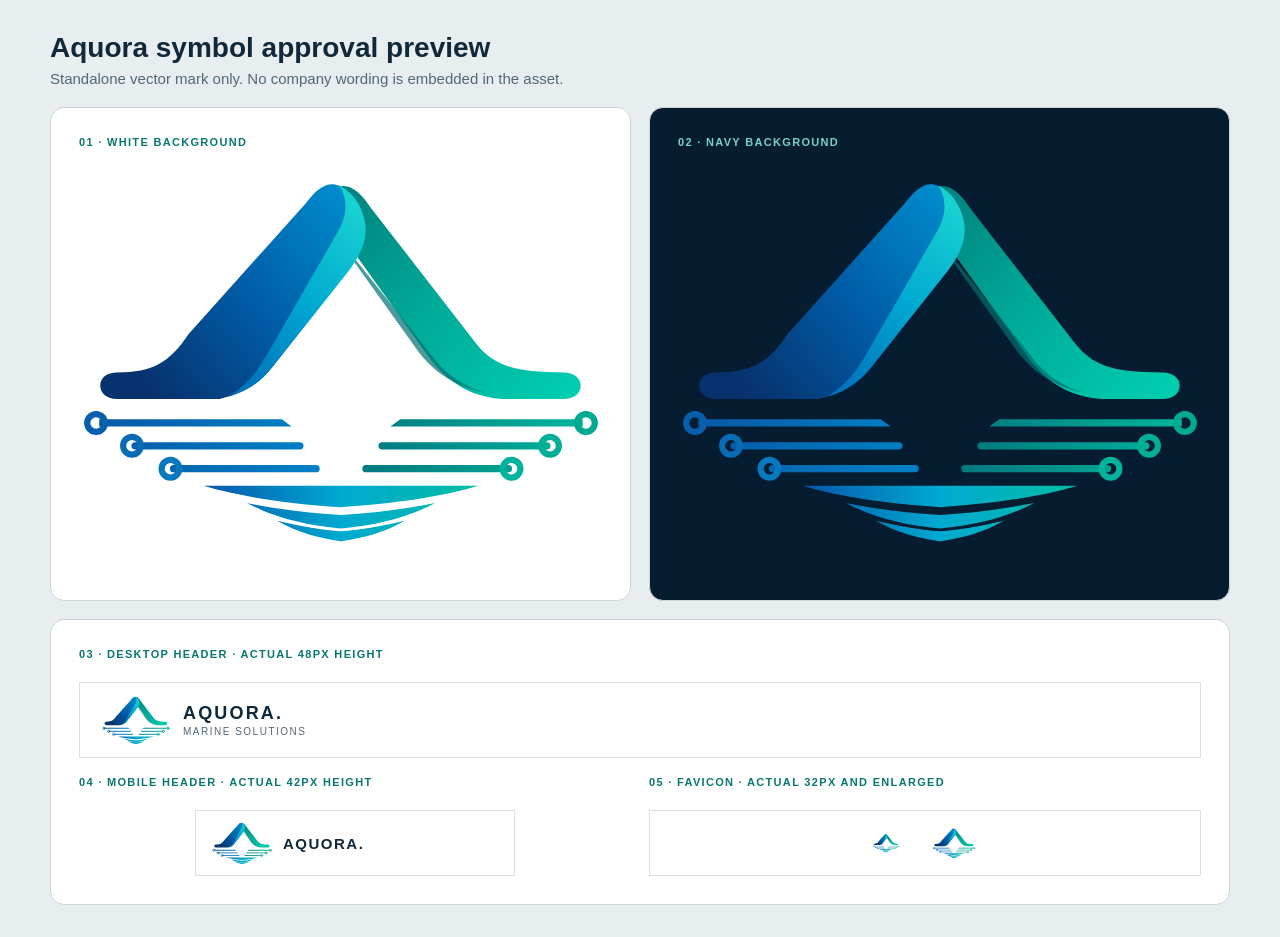
<file: assets/aquora-symbol-approval-preview.html>
<!doctype html>
<html lang="en">
<head>
<meta charset="utf-8">
<meta name="viewport" content="width=device-width,initial-scale=1">
<title>Aquora Symbol Approval Preview</title>
<style>
*{box-sizing:border-box}body{margin:0;background:#e8eef0;color:#10283a;font:15px Arial,sans-serif}.sheet{width:min(1180px,calc(100% - 40px));margin:32px auto}.title{margin-bottom:20px}.title h1{margin:0 0 6px;font-size:28px}.title p{margin:0;color:#536777}.grid{display:grid;grid-template-columns:1fr 1fr;gap:18px}.panel{min-height:350px;padding:28px;background:#fff;border:1px solid #cad6da;border-radius:14px}.panel.navy{background:#061c30;color:#fff}.label{display:block;margin-bottom:22px;font-size:11px;font-weight:700;letter-spacing:.12em;text-transform:uppercase;color:#08776f}.navy .label{color:#79d3c5}.symbol-large{display:block;width:min(100%,520px);height:auto;margin:30px auto}.wide{grid-column:1/-1;min-height:auto}.header{height:76px;display:flex;align-items:center;gap:13px;padding:0 22px;background:#fff;border:1px solid #d8e1e4}.header img{display:block;width:auto;height:48px;max-width:68px;object-fit:contain}.brand strong{display:block;font-size:18px;letter-spacing:.12em}.brand small{display:block;margin-top:2px;font-size:10px;letter-spacing:.15em;color:#536777;text-transform:uppercase}.sizes{display:grid;grid-template-columns:1fr 1fr;gap:18px;margin-top:18px}.mobile-wrap{width:320px;max-width:100%;margin:auto}.mobile-header{height:66px;display:flex;align-items:center;gap:11px;padding:0 16px;background:#fff;border:1px solid #d8e1e4}.mobile-header img{display:block;width:auto;height:42px;max-width:60px;object-fit:contain}.mobile-header strong{font-size:15px;letter-spacing:.1em}.favicon-preview{display:flex;align-items:center;justify-content:center;gap:26px;height:66px;background:#fff;border:1px solid #d8e1e4}.favicon-preview img:first-child{width:32px;height:32px}.favicon-preview img:last-child{width:52px;height:52px;image-rendering:auto}@media(max-width:760px){.grid,.sizes{grid-template-columns:1fr}.wide{grid-column:auto}.panel{min-height:280px}}
</style>
</head>
<body><main class="sheet"><header class="title"><h1>Aquora symbol approval preview</h1><p>Standalone vector mark only. No company wording is embedded in the asset.</p></header><div class="grid"><section class="panel"><span class="label">01 · White background</span><img class="symbol-large" src="aquora-symbol-master.svg" alt="Aquora symbol on white"></section><section class="panel navy"><span class="label">02 · Navy background</span><img class="symbol-large" src="aquora-symbol-master.svg" alt="Aquora symbol on navy"></section><section class="panel wide"><span class="label">03 · Desktop header · actual 48px height</span><div class="header"><img src="aquora-symbol-master.svg" alt=""><div class="brand"><strong>AQUORA.</strong><small>Marine Solutions</small></div></div><div class="sizes"><div><span class="label">04 · Mobile header · actual 42px height</span><div class="mobile-wrap"><div class="mobile-header"><img src="aquora-symbol-master.svg" alt=""><strong>AQUORA.</strong></div></div></div><div><span class="label">05 · Favicon · actual 32px and enlarged</span><div class="favicon-preview"><img src="aquora-favicon.svg" alt="Aquora favicon at 32 pixels"><img src="aquora-favicon.svg" alt="Aquora favicon enlarged"></div></div></div></section></div></main></body></html>
</file>
